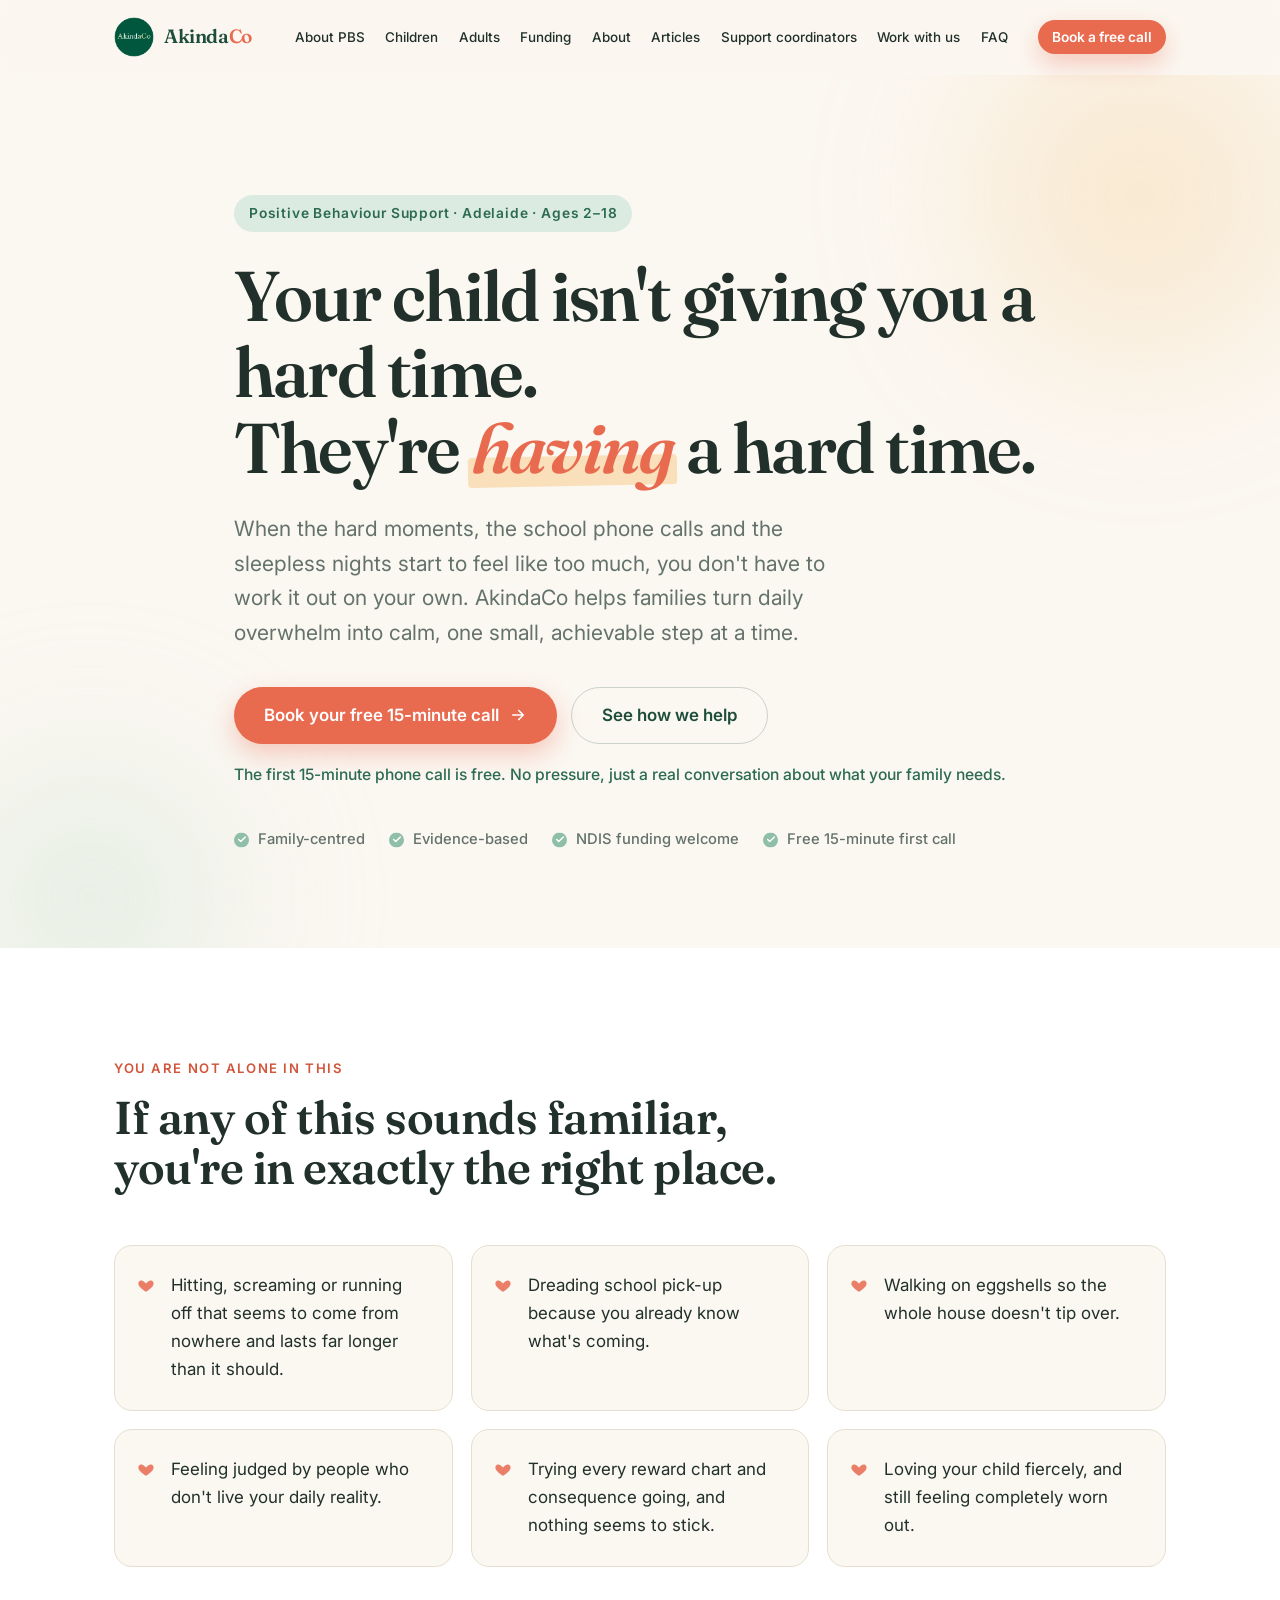
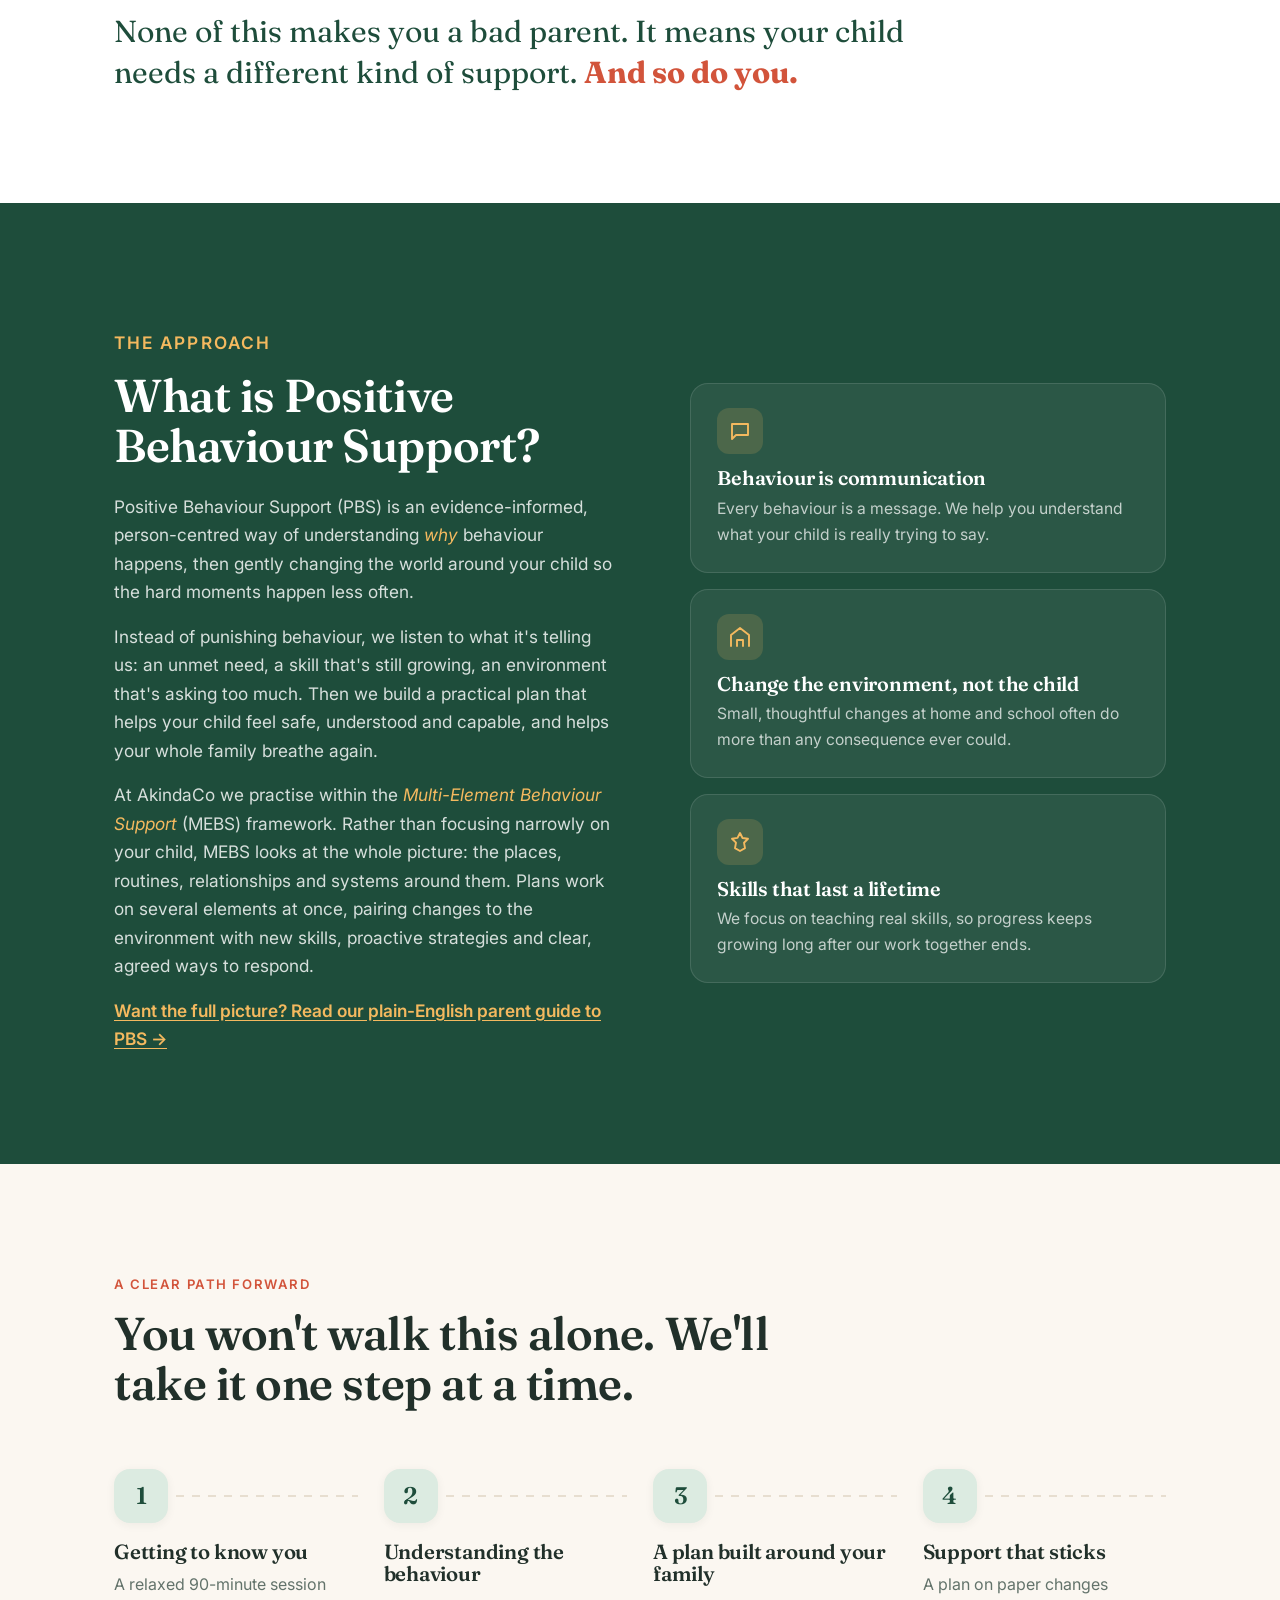
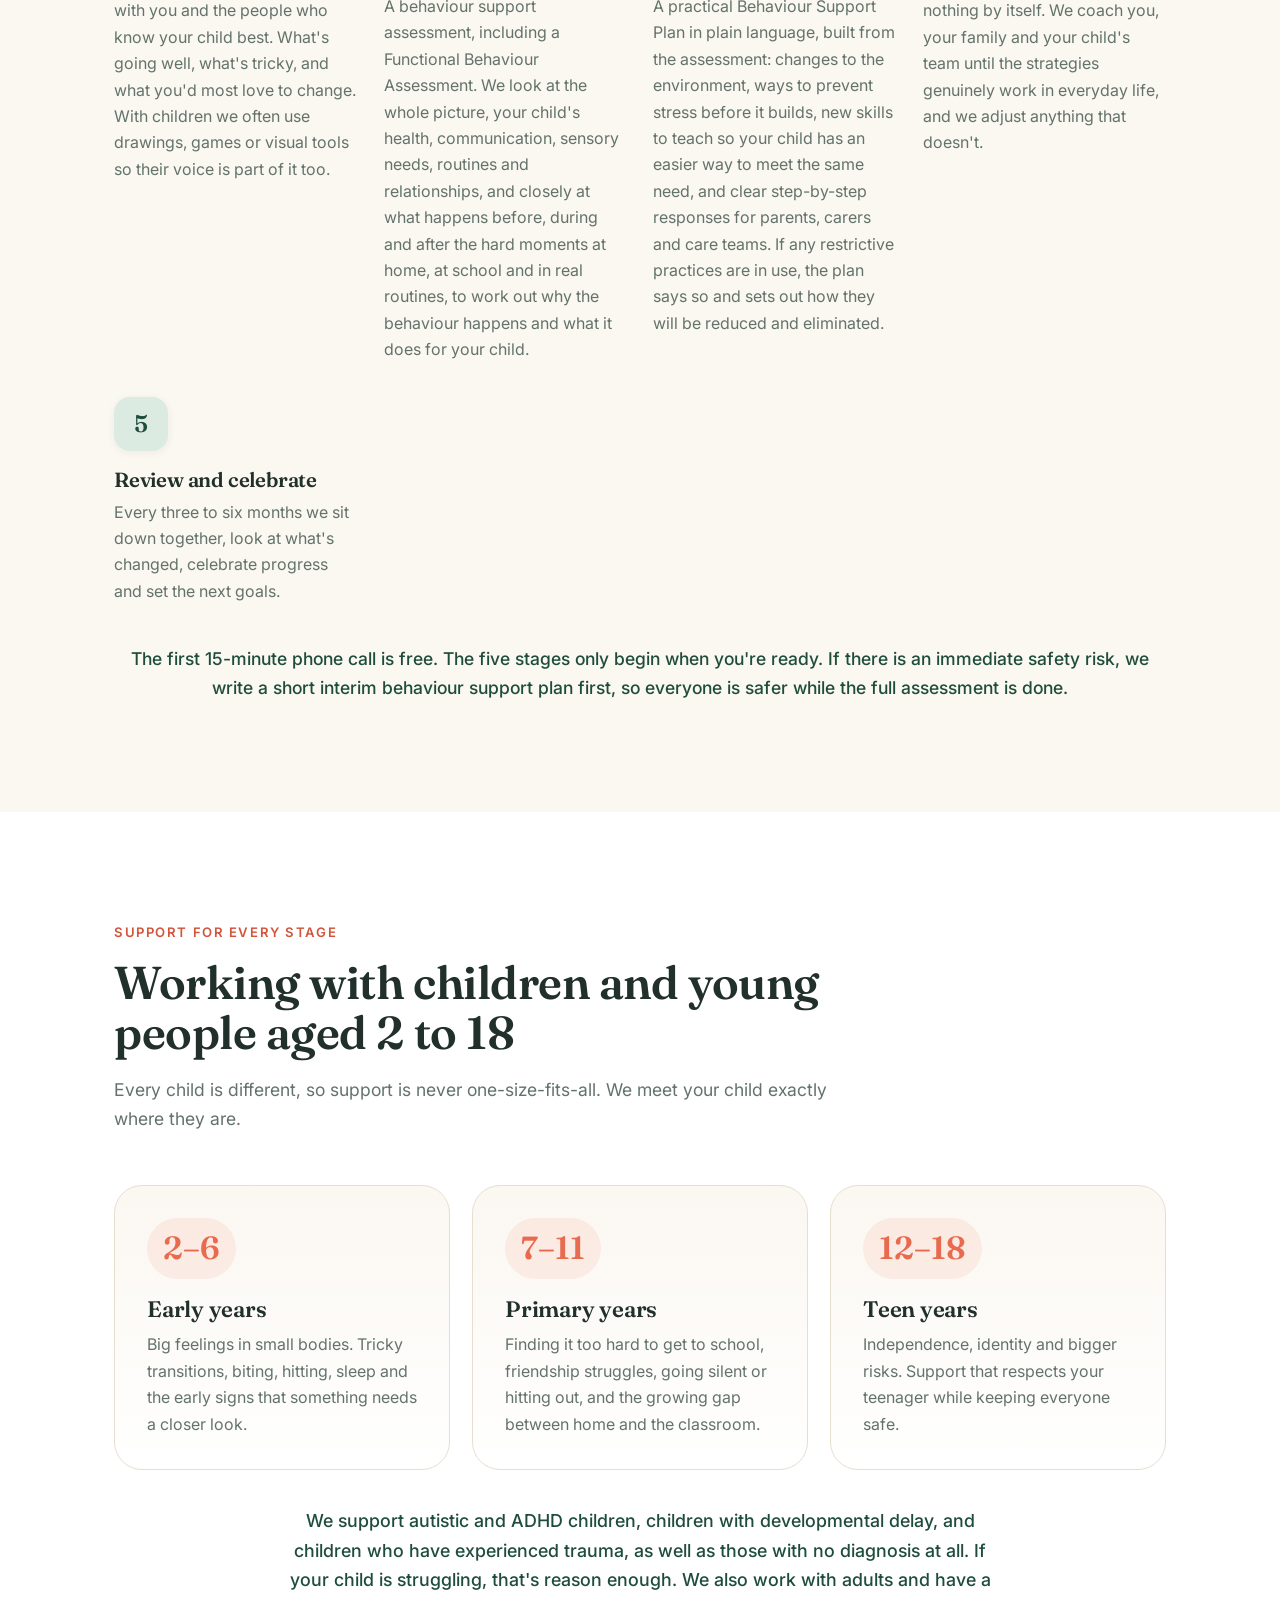
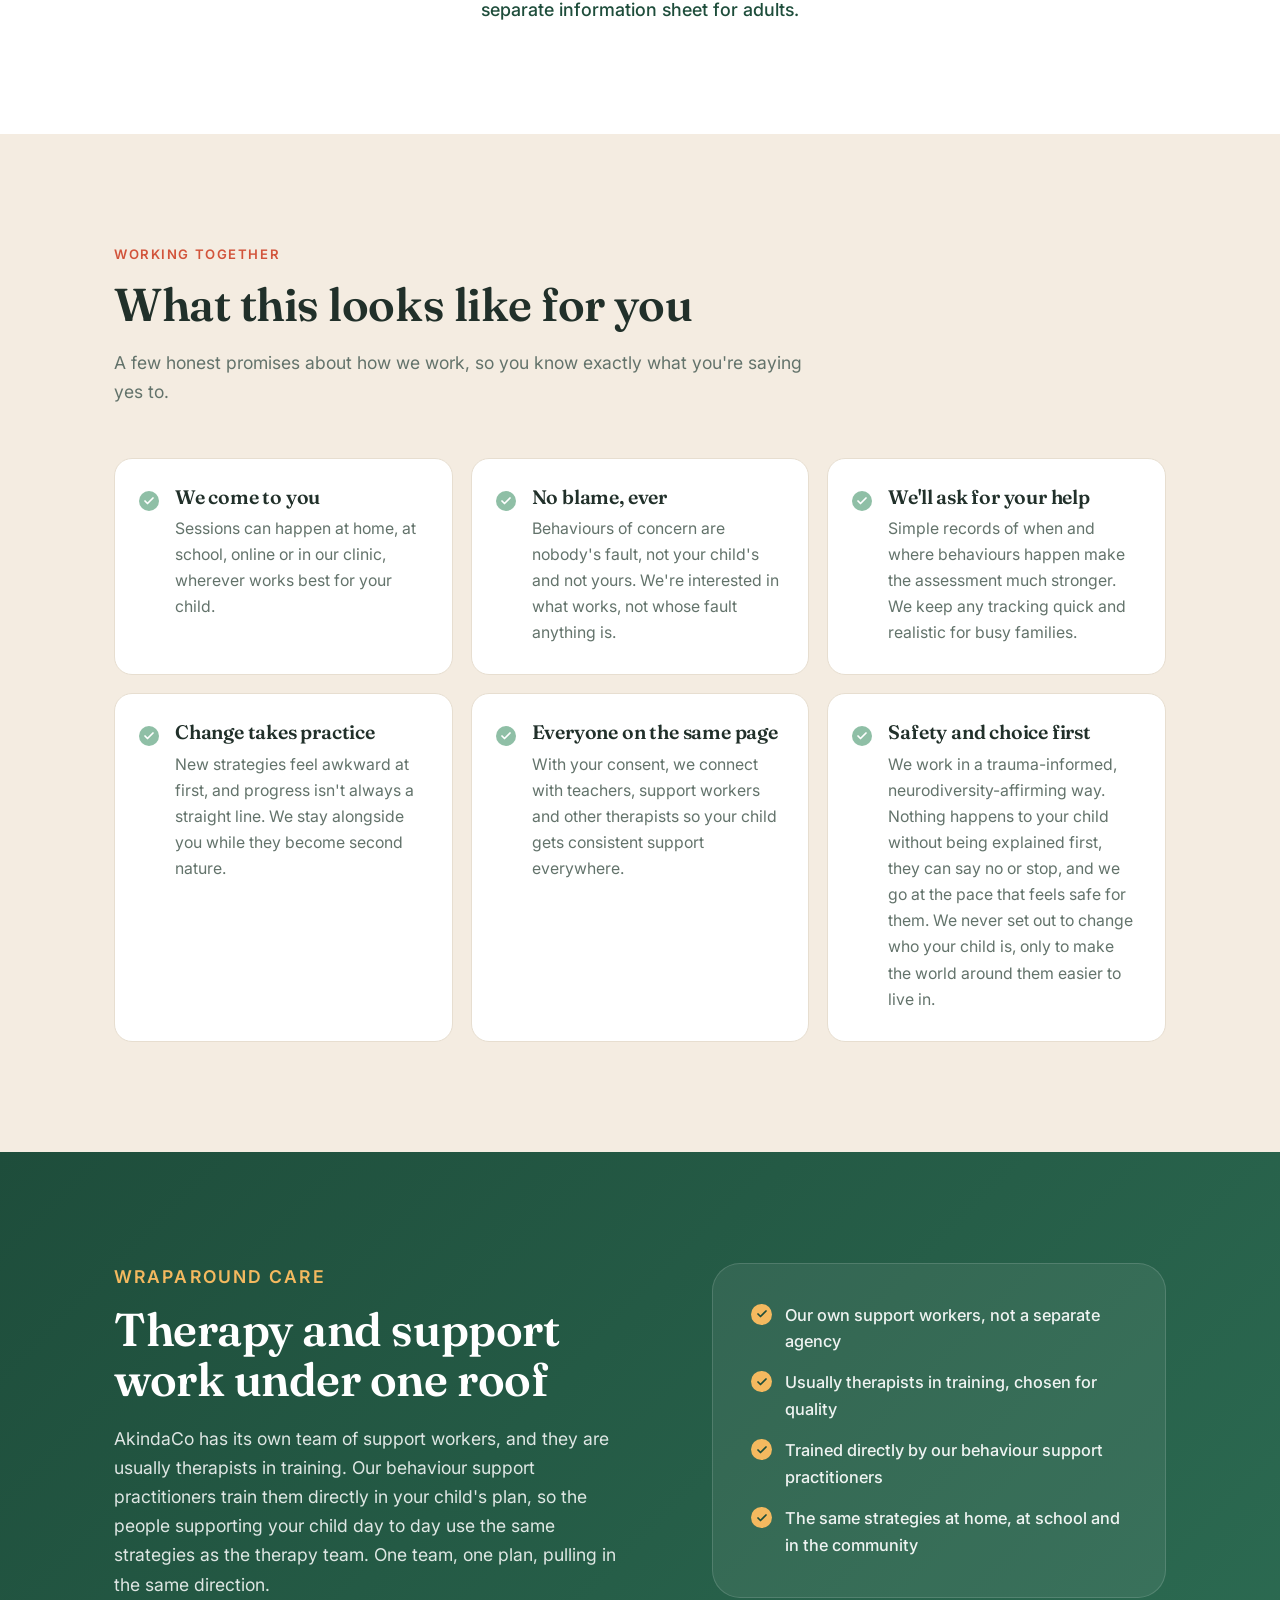
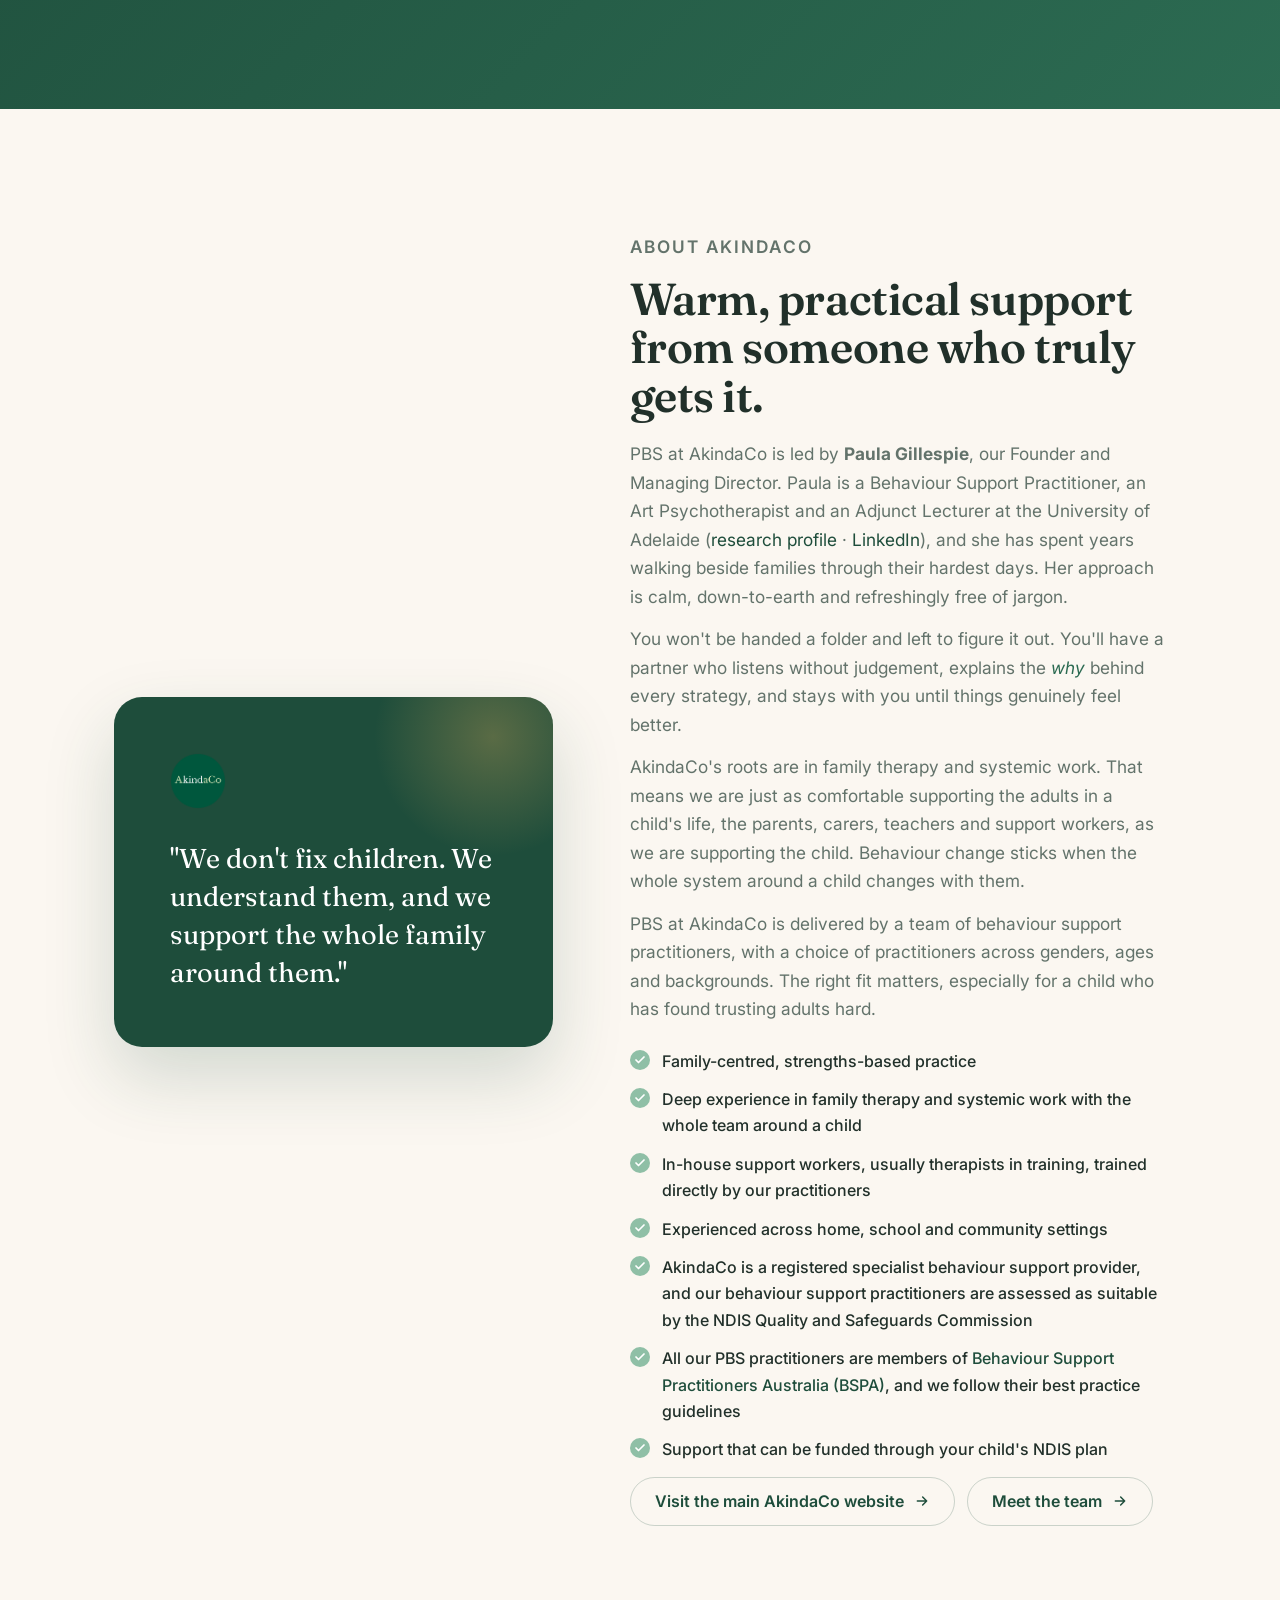
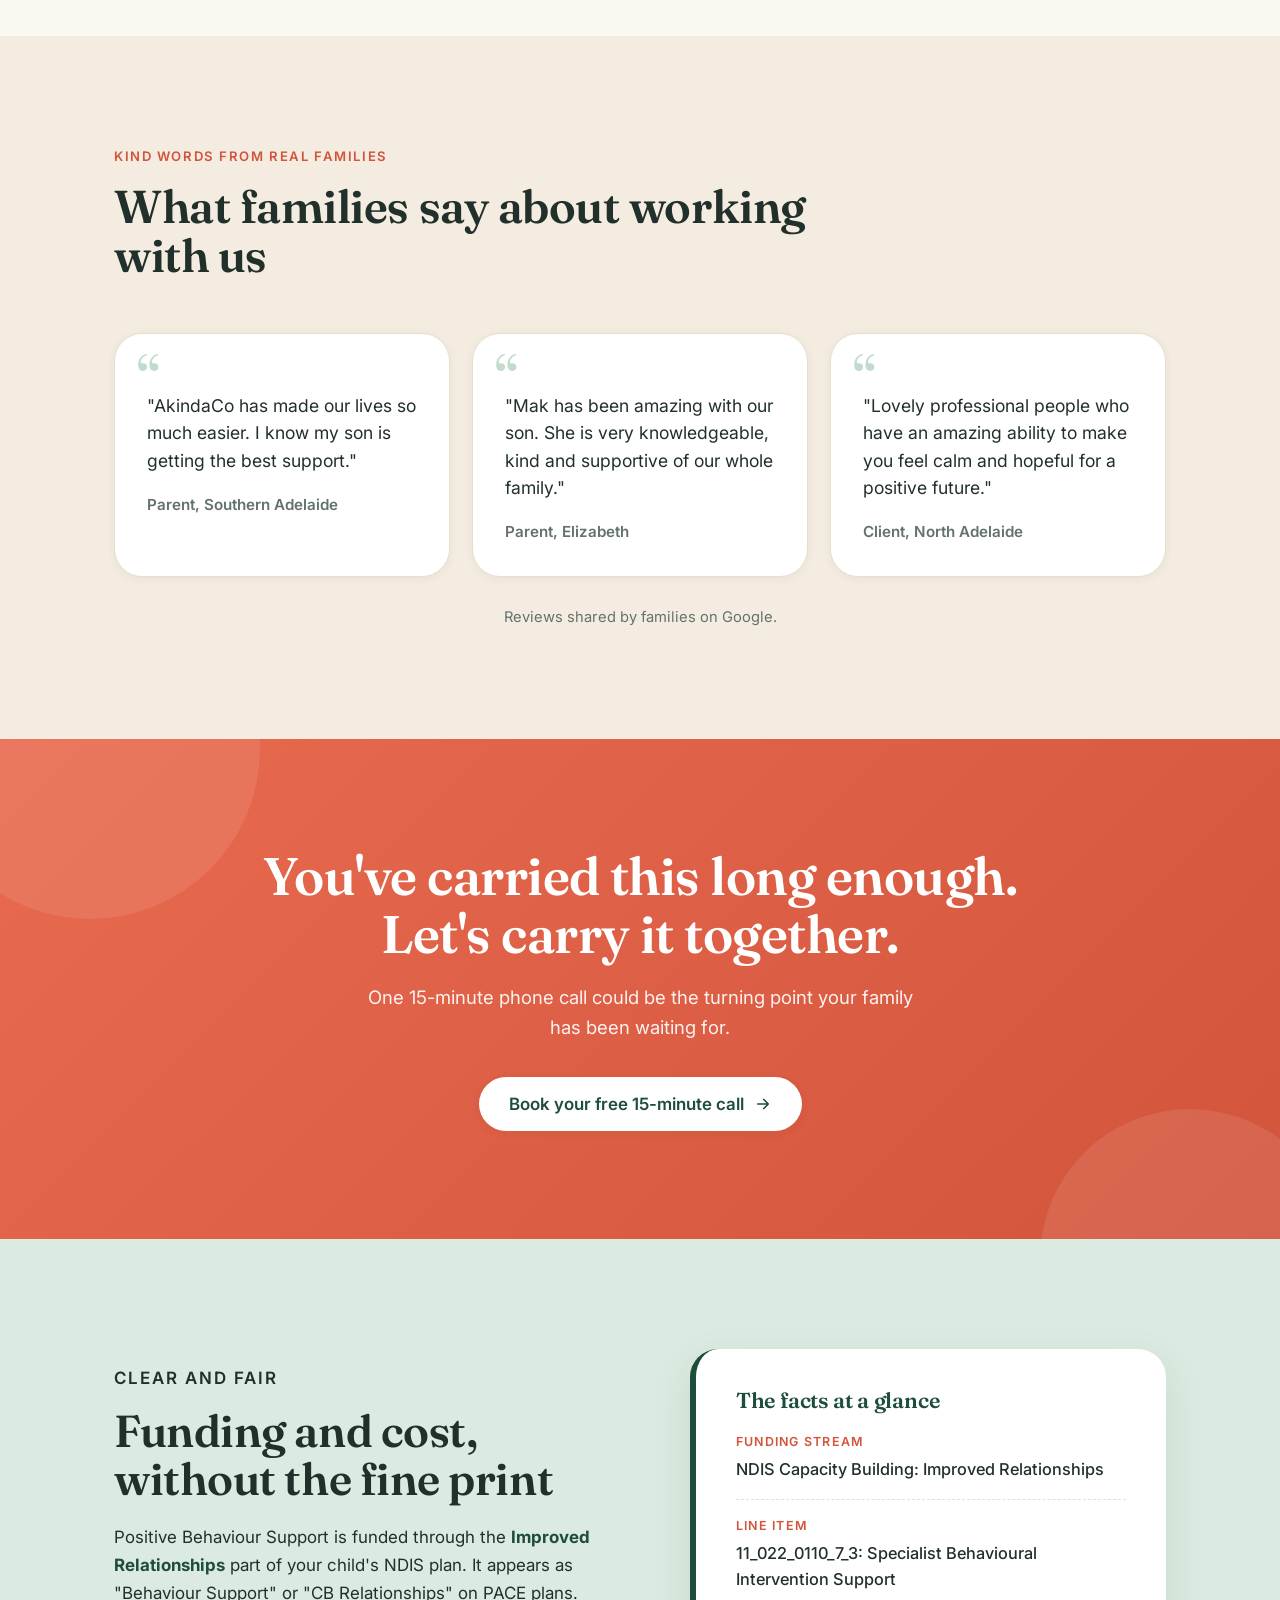
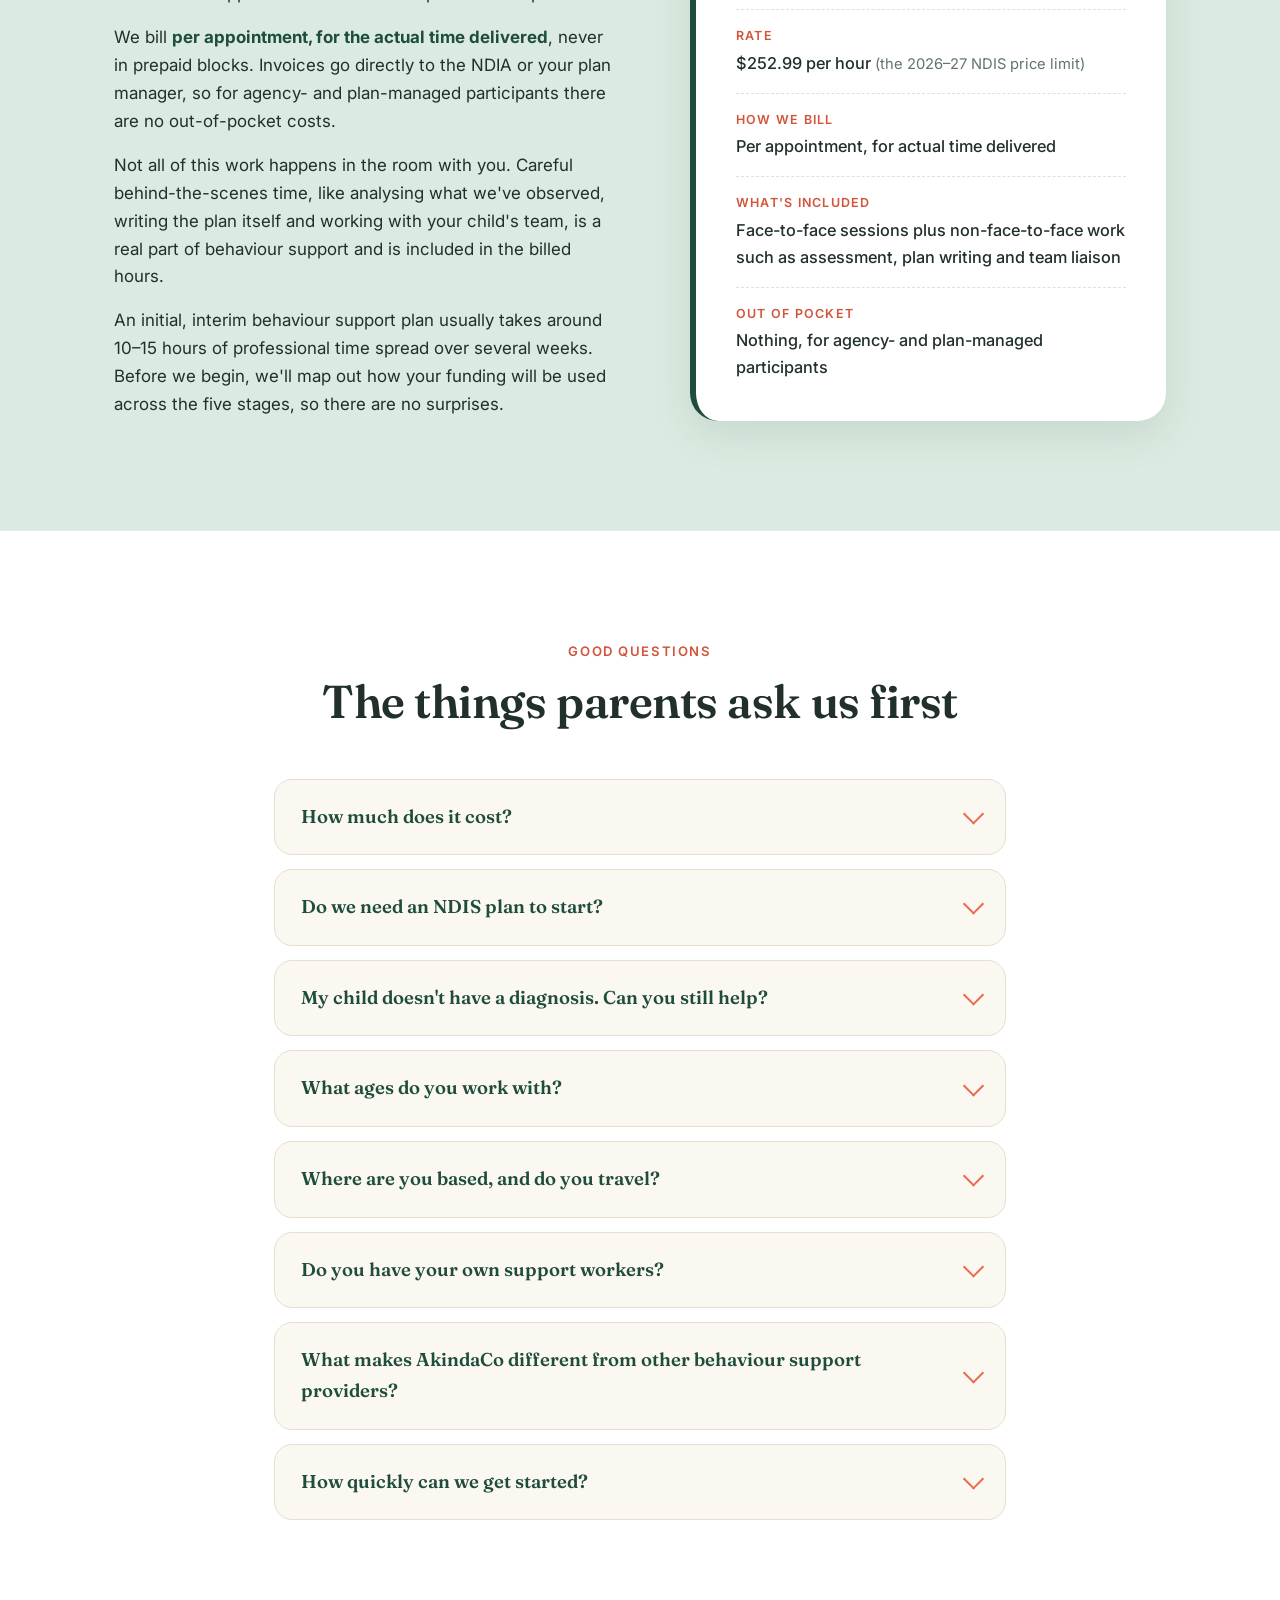
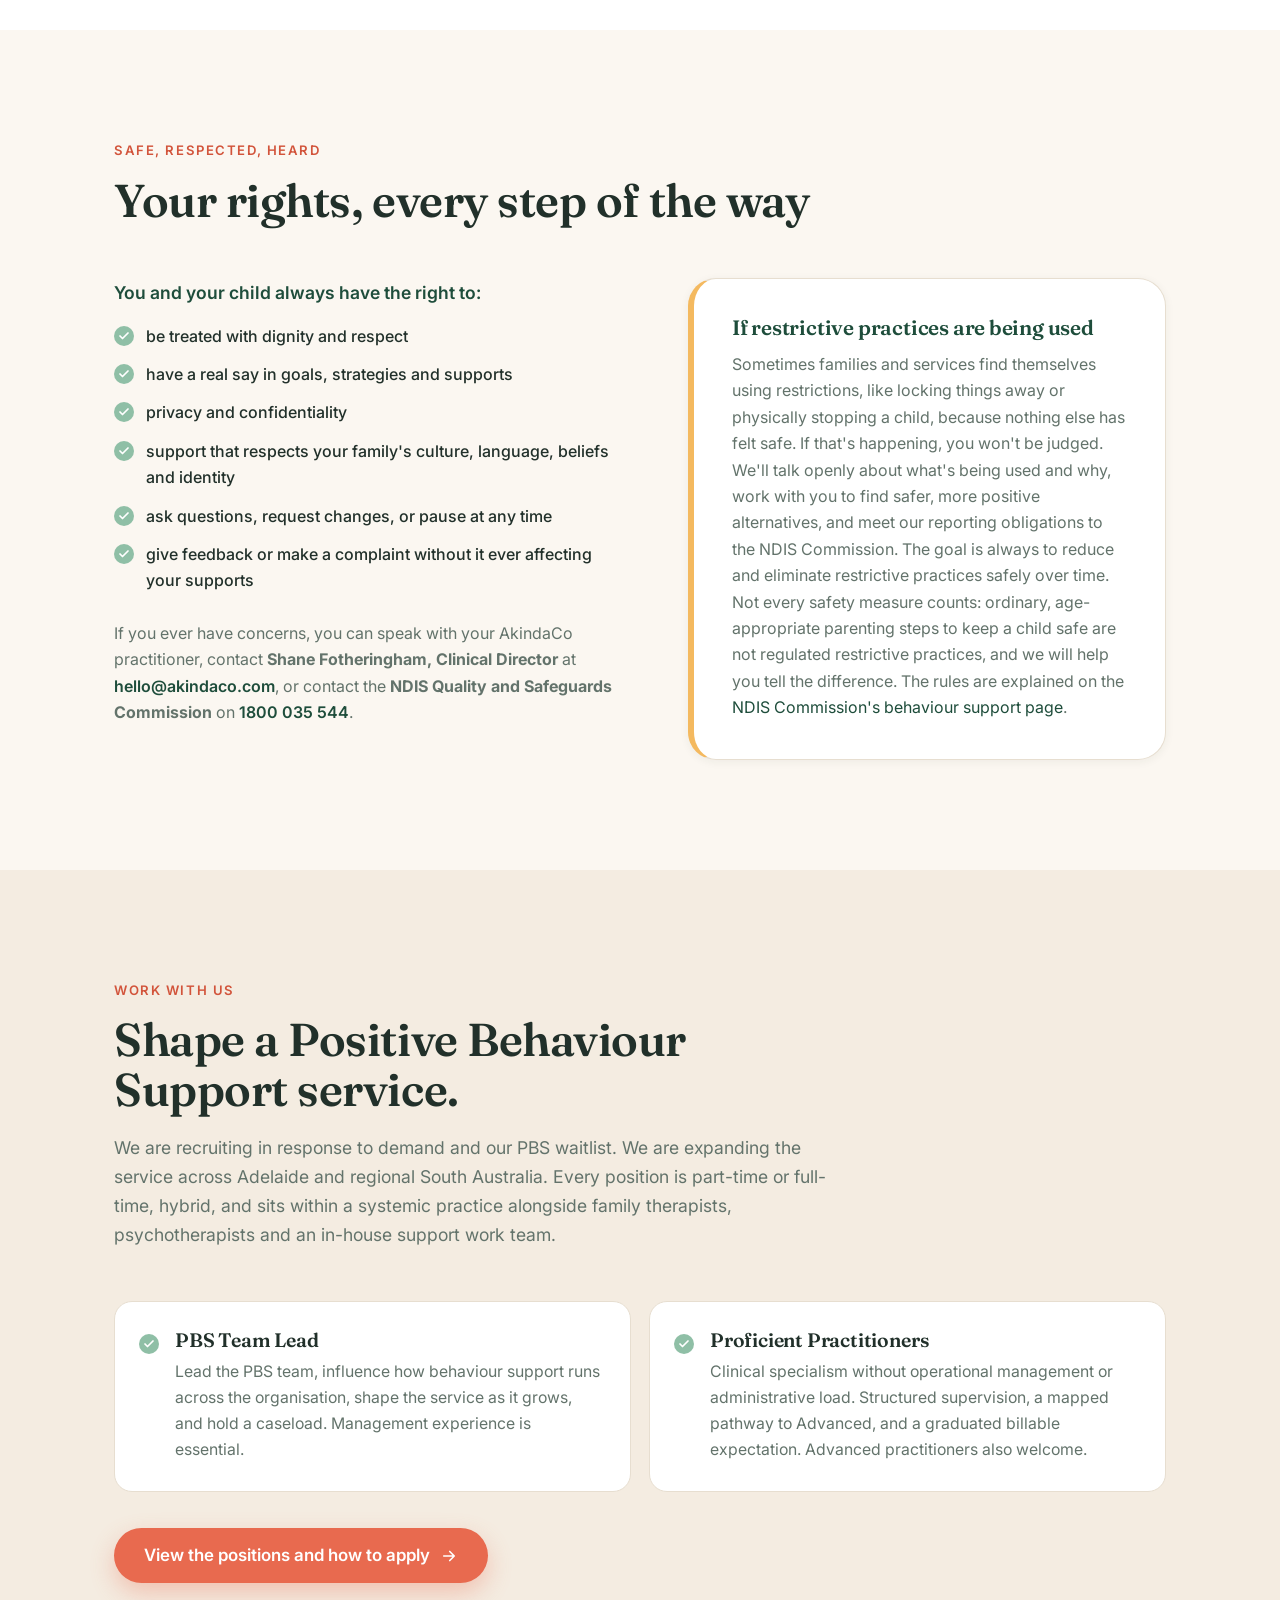
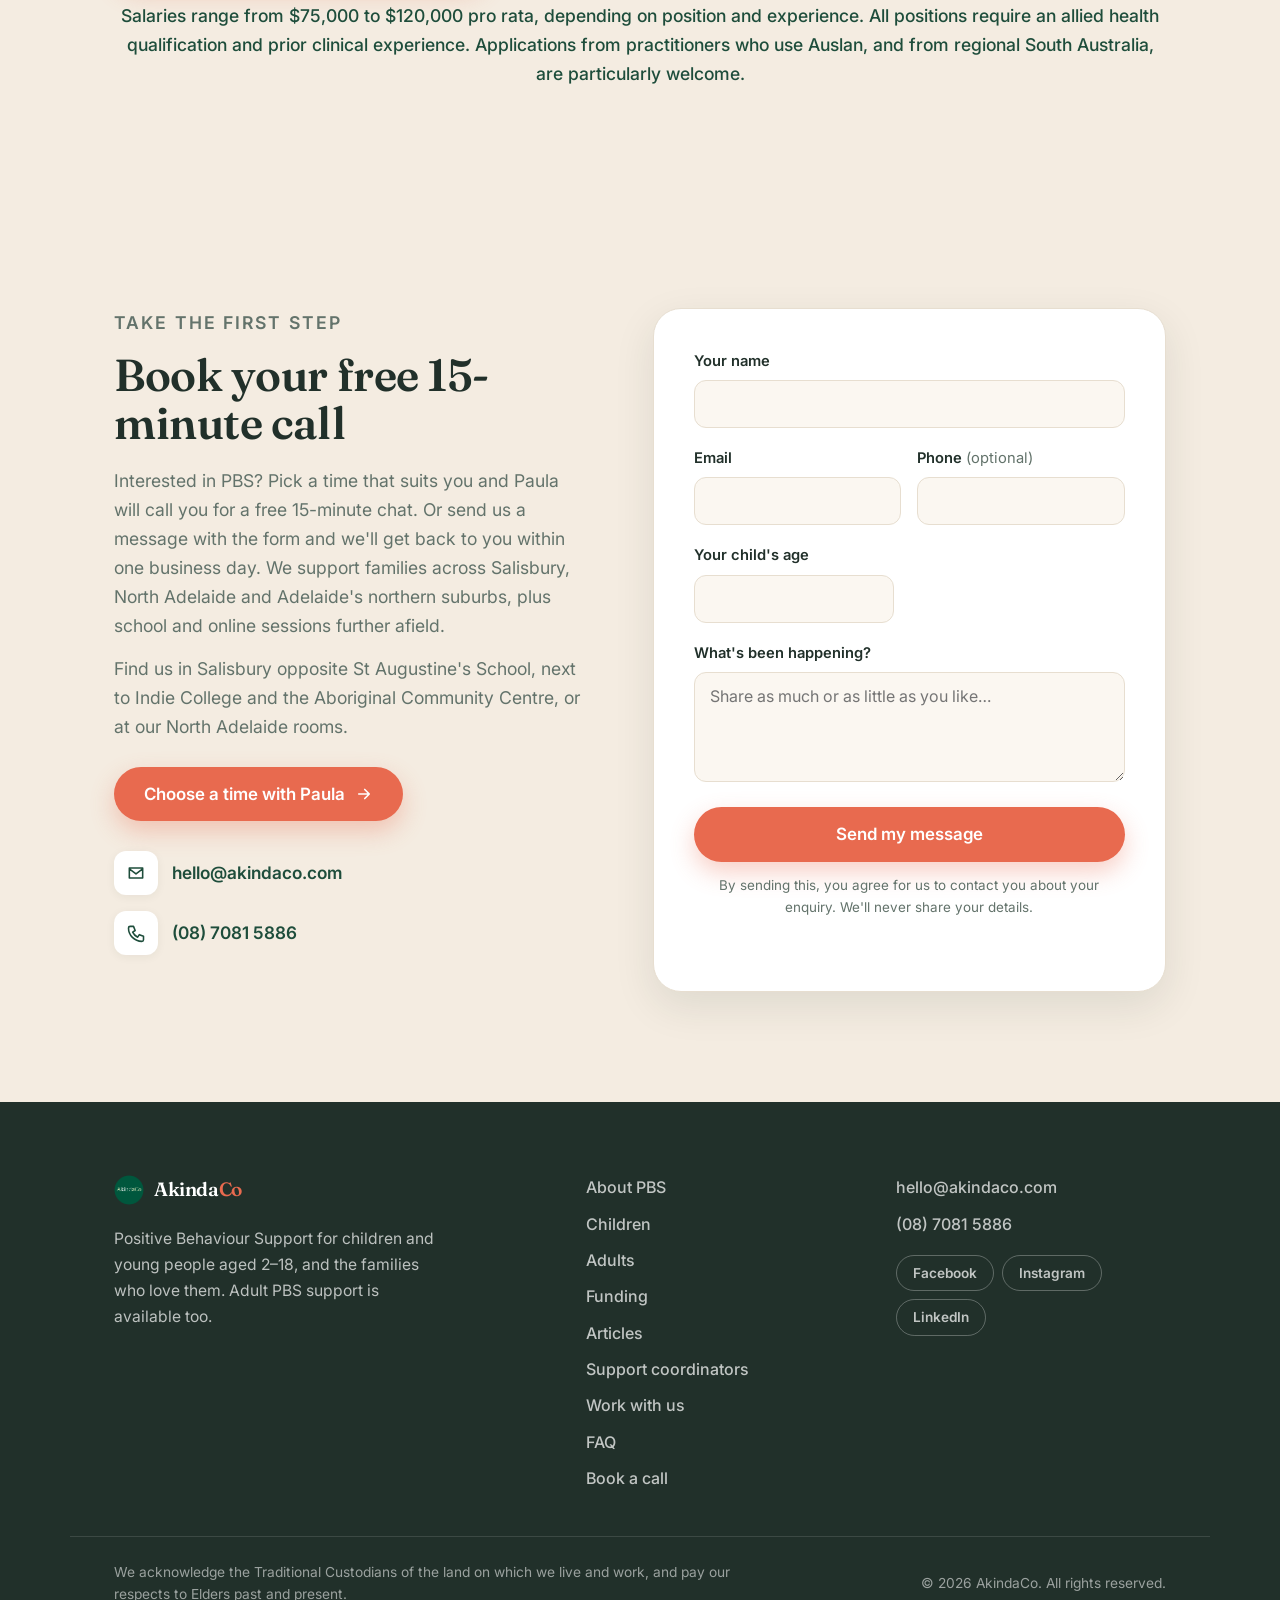
<file: index.html>
<!-- ============================================================
     AkindaCo — Positive Behaviour Support
     Single-page marketing site for parents of children and young people aged 2–18.

     >>> BEFORE YOU PUBLISH, personalise the bits marked [EDIT]:
         - Location / service area (search "[EDIT: location]")
         - Practitioner bio + credentials (search "[EDIT: bio]")
     ============================================================ -->
<!doctype html>
<html lang="en-AU">
<head>
  <meta charset="utf-8" />
  <meta name="viewport" content="width=device-width, initial-scale=1" />
  <title>Positive Behaviour Support Adelaide | AkindaCo | Children &amp; Young People 2–18</title>
  <meta name="description" content="Warm, practical Positive Behaviour Support for Adelaide families with children aged 2–18, based at Salisbury and North Adelaide. Turn overwhelm into calm. Book a free 15-minute call." />
  <meta name="theme-color" content="#1E4D3B" />

  <link rel="icon" href="favicon.svg" type="image/svg+xml" />

  <!-- Fonts -->
  <link rel="preconnect" href="https://fonts.googleapis.com" />
  <link rel="preconnect" href="https://fonts.gstatic.com" crossorigin />
  <link href="https://fonts.googleapis.com/css2?family=Fraunces:opsz,wght@9..144,400;9..144,500;9..144,600;9..144,700&family=Inter:wght@400;500;600;700&display=swap" rel="stylesheet" />

  <link rel="stylesheet" href="styles.css" />

  <!-- Canonical -->
  <link rel="canonical" href="https://pbs.akindaco.com/" />

  <!-- Social share preview -->
  <meta property="og:title" content="Positive Behaviour Support Adelaide | AkindaCo | Children &amp; young people 2–18" />
  <meta property="og:description" content="When every day feels like a battle, you don't have to figure it out alone. Book a free 15-minute call." />
  <meta property="og:type" content="website" />
  <meta property="og:url" content="https://pbs.akindaco.com/" />
  <meta property="og:site_name" content="AkindaCo" />
  <meta property="og:image" content="https://pbs.akindaco.com/logo.png" />
  <meta name="twitter:card" content="summary" />

  <!-- Structured data for search engines and AI assistants -->
  <script type="application/ld+json">
  {
    "@context": "https://schema.org",
    "@graph": [
      {
        "@type": "LocalBusiness",
        "@id": "https://pbs.akindaco.com/#business",
        "name": "AkindaCo",
        "description": "Positive Behaviour Support (PBS) for children and young people aged 2 to 18 and their families, and for adults. Our Salisbury clinic is opposite St Augustine's School, next to Indie College and the Aboriginal Community Centre, with rooms also at North Adelaide. NDIS-registered behaviour support delivered at home, at school, online and in clinic by a team of behaviour support therapists, with a choice of practitioners across genders, ages and backgrounds, in-house support workers trained directly by our practitioners, and deep family therapy and systemic experience supporting the whole team around each child.",
        "url": "https://pbs.akindaco.com/",
        "sameAs": [
          "https://www.akindaco.com/",
          "https://www.facebook.com/akindaco",
          "https://www.instagram.com/akindaco/",
          "https://www.linkedin.com/company/77436935/"
        ],
        "memberOf": { "@type": "Organization", "name": "Behaviour Support Practitioners Australia", "url": "https://bspaustralia.org.au/" },
        "logo": "https://pbs.akindaco.com/logo.png",
        "image": "https://pbs.akindaco.com/logo.png",
        "email": "hello@akindaco.com",
        "telephone": "+61 8 7081 5886",
        "priceRange": "$252.99 per hour (2026-27 NDIS price limit); first 15-minute phone call free",
        "address": [
          { "@type": "PostalAddress", "addressLocality": "Salisbury", "addressRegion": "SA", "addressCountry": "AU" },
          { "@type": "PostalAddress", "addressLocality": "North Adelaide", "addressRegion": "SA", "addressCountry": "AU" }
        ],
        "areaServed": ["Salisbury SA", "North Adelaide SA", "Adelaide SA"],
        "founder": {
          "@type": "Person",
          "name": "Paula Gillespie",
          "jobTitle": "Founder and Managing Director, Behaviour Support Practitioner, Art Psychotherapist, Adjunct Lecturer at the University of Adelaide",
          "sameAs": [
            "https://www.researchgate.net/profile/Paula-Gillespie-Fotheringham",
            "https://www.linkedin.com/in/paula-gillespie-fotheringham-fglf-a76b1626/"
          ]
        }
      },
      {
        "@type": "Service",
        "@id": "https://pbs.akindaco.com/#service",
        "name": "Positive Behaviour Support (PBS)",
        "serviceType": "Positive Behaviour Support",
        "provider": { "@id": "https://pbs.akindaco.com/#business" },
        "description": "NDIS-funded Positive Behaviour Support using the Multi-Element Behaviour Support (MEBS) framework: functional behaviour assessment, behaviour support plans, implementation coaching and reviews for children and young people aged 2 to 18, with adult PBS also available.",
        "audience": { "@type": "Audience", "audienceType": "Families of children and young people aged 2 to 18; adults" },
        "areaServed": ["Salisbury SA", "North Adelaide SA", "Adelaide SA"],
        "offers": {
          "@type": "Offer",
          "price": "252.99",
          "priceCurrency": "AUD",
          "description": "Per hour, the 2026-27 NDIS price limit for Specialist Behavioural Intervention Support (line item 11_022_0110_7_3). Billed per appointment for actual time delivered, including non-face-to-face work. First 15-minute phone call free."
        }
      },
      {
        "@type": "FAQPage",
        "@id": "https://pbs.akindaco.com/#faq",
        "mainEntity": [
          {
            "@type": "Question",
            "name": "How much does Positive Behaviour Support cost?",
            "acceptedAnswer": { "@type": "Answer", "text": "The first 15-minute phone call is free, and we charge for everything from that point onwards. Support is usually funded through the Improved Relationships part of your child's NDIS plan at the set NDIS rate of $252.99 per hour for 2026-27. We bill per appointment for the actual time delivered, including non-face-to-face work like assessment, plan writing and team liaison. Invoices go straight to the NDIA or your plan manager, so there are usually no out-of-pocket costs." }
          },
          {
            "@type": "Question",
            "name": "Do we need an NDIS plan to start?",
            "acceptedAnswer": { "@type": "Answer", "text": "Most of our Positive Behaviour Support participants are funded through the NDIS, and we can help you understand how that works for your child. We are open to privately funded clients too." }
          },
          {
            "@type": "Question",
            "name": "My child doesn't have a diagnosis. Can you still help?",
            "acceptedAnswer": { "@type": "Answer", "text": "Absolutely. You don't need a diagnosis to reach out. If your child is struggling and your family is feeling the strain, that's reason enough to start a conversation." }
          },
          {
            "@type": "Question",
            "name": "What ages do you work with?",
            "acceptedAnswer": { "@type": "Answer", "text": "We support children and young people aged 2 to 18, and we work closely with parents, carers, schools and the whole team around your child. We also work with adult PBS clients and have a separate information sheet for adults." }
          },
          {
            "@type": "Question",
            "name": "Where are you based, and do you travel?",
            "acceptedAnswer": { "@type": "Answer", "text": "Our clinic is in Salisbury, South Australia, opposite St Augustine's School, next to Indie College and the Aboriginal Community Centre, and we also have rooms at North Adelaide. We work with families across Adelaide's northern suburbs in-home, at school and online." }
          },
          {
            "@type": "Question",
            "name": "Do you have your own support workers?",
            "acceptedAnswer": { "@type": "Answer", "text": "Yes. AkindaCo has its own team of support workers, and they are usually therapists in training. Our behaviour support practitioners can train them directly in your child's plan, which means more consistent, wraparound care." }
          },
          {
            "@type": "Question",
            "name": "What makes AkindaCo different from other behaviour support providers?",
            "acceptedAnswer": { "@type": "Answer", "text": "Two things. First, our roots are in family therapy and systemic work, so we are very comfortable supporting the whole family and the team of adults around a child, not just the child alone. Second, we have our own team of support workers, usually therapists in training, and our behaviour support practitioners train them directly, so therapy and day-to-day support pull in the same direction." }
          },
          {
            "@type": "Question",
            "name": "How quickly can we get started?",
            "acceptedAnswer": { "@type": "Answer", "text": "We'll always do our best to fit you in quickly. Reach out today and we'll let you know current availability for your free 15-minute call." }
          }
        ]
      }
    ]
  }
  </script>
</head>
<body>
  <a class="skip-link" href="#main">Skip to content</a>

  <!-- ============ HEADER ============ -->
  <header class="site-header" id="top">
    <div class="wrap header-inner">
      <a class="brand" href="#top" aria-label="AkindaCo home">
        <img class="brand-mark" src="logo.png" alt="" width="40" height="40" />
        <span class="brand-name">Akinda<span class="brand-co">Co</span></span>
      </a>

      <nav class="nav" aria-label="Primary">
        <a href="#pbs">About PBS</a>
        <a href="/">Children</a>
        <a href="/adult-behaviour-support/">Adults</a>
        <a href="#funding">Funding</a>
        <a href="#about">About</a>
        <a href="/articles/">Articles</a>
        <a href="/for-support-coordinators/">Support coordinators</a>
        <a href="/careers/">Work with us</a>
        <a href="#faq">FAQ</a>
      </nav>

      <a class="btn btn-primary btn-sm nav-cta" href="https://calendly.com/akindaco/positive_behaviour_support" target="_blank" rel="noopener">Book a free call</a>

      <button class="nav-toggle" aria-label="Open menu" aria-expanded="false" aria-controls="mobile-nav">
        <span></span><span></span><span></span>
      </button>
    </div>

    <div class="mobile-nav" id="mobile-nav" hidden>
      <a href="#pbs">About PBS</a>
      <a href="/">Children</a>
      <a href="/adult-behaviour-support/">Adults</a>
      <a href="#funding">Funding</a>
      <a href="#about">About</a>
      <a href="/articles/">Articles</a>
      <a href="/for-support-coordinators/">Support coordinators</a>
        <a href="/careers/">Work with us</a>
      <a href="#faq">FAQ</a>
      <a class="btn btn-primary" href="https://calendly.com/akindaco/positive_behaviour_support" target="_blank" rel="noopener">Book a free call</a>
    </div>
  </header>

  <main id="main">

    <!-- ============ HERO ============ -->
    <section class="hero">
      <div class="hero-blob hero-blob-1" aria-hidden="true"></div>
      <div class="hero-blob hero-blob-2" aria-hidden="true"></div>

      <div class="wrap hero-inner">
        <p class="eyebrow reveal">Positive Behaviour Support · Adelaide · Ages 2–18</p>
        <h1 class="hero-title reveal">
          Your child isn't giving you a hard time.<br />
          They're <span class="hl">having</span> a hard time.
        </h1>
        <p class="hero-lede reveal">
          When the hard moments, the school phone calls and the sleepless nights start to feel
          like too much, you don't have to work it out on your own. AkindaCo helps families
          turn daily overwhelm into calm, one small, achievable step at a time.
        </p>

        <div class="hero-actions reveal">
          <a class="btn btn-primary btn-lg" href="https://calendly.com/akindaco/positive_behaviour_support" target="_blank" rel="noopener">
            Book your free 15-minute call
            <svg viewBox="0 0 24 24" width="18" height="18" aria-hidden="true"><path fill="none" stroke="currentColor" stroke-width="2.2" stroke-linecap="round" stroke-linejoin="round" d="M5 12h14M13 6l6 6-6 6"/></svg>
          </a>
          <a class="btn btn-ghost btn-lg" href="#help">See how we help</a>
        </div>

        <p class="hero-reassure reveal">The first 15-minute phone call is free. No pressure, just a real conversation about what your family needs.</p>

        <ul class="trust-row reveal" aria-label="Why families choose us">
          <li>Family-centred</li>
          <li>Evidence-based</li>
          <li>NDIS funding welcome</li>
          <li>Free 15-minute first call</li>
        </ul>
      </div>
    </section>

    <!-- ============ EMPATHY ============ -->
    <section class="section empathy" id="empathy">
      <div class="wrap">
        <div class="section-head reveal">
          <p class="kicker">You are not alone in this</p>
          <h2>If any of this sounds familiar, you're in exactly the right place.</h2>
        </div>

        <ul class="pain-grid">
          <li class="pain-card reveal">Hitting, screaming or running off that seems to come from nowhere and lasts far longer than it should.</li>
          <li class="pain-card reveal">Dreading school pick-up because you already know what's coming.</li>
          <li class="pain-card reveal">Walking on eggshells so the whole house doesn't tip over.</li>
          <li class="pain-card reveal">Feeling judged by people who don't live your daily reality.</li>
          <li class="pain-card reveal">Trying every reward chart and consequence going, and nothing seems to stick.</li>
          <li class="pain-card reveal">Loving your child fiercely, and still feeling completely worn out.</li>
        </ul>

        <p class="empathy-close reveal">
          None of this makes you a bad parent. It means your child needs a different kind of
          support. <strong>And so do you.</strong>
        </p>
      </div>
    </section>

    <!-- ============ WHAT IS PBS ============ -->
    <section class="section pbs" id="pbs">
      <div class="wrap pbs-inner">
        <div class="pbs-copy reveal">
          <p class="kicker">The approach</p>
          <h2>What is Positive Behaviour Support?</h2>
          <p>
            Positive Behaviour Support (PBS) is an evidence-informed, person-centred way of understanding
            <em>why</em> behaviour happens, then gently changing the world around your child so
            the hard moments happen less often.
          </p>
          <p>
            Instead of punishing behaviour, we listen to what it's telling us: an unmet need, a
            skill that's still growing, an environment that's asking too much. Then we build a
            practical plan that helps your child feel safe, understood and capable, and helps
            your whole family breathe again.
          </p>
          <p>
            At AkindaCo we practise within the <em>Multi-Element Behaviour Support</em> (MEBS)
            framework. Rather than focusing narrowly on your child, MEBS looks at the whole
            picture: the places, routines, relationships and systems around them. Plans work on
            several elements at once, pairing changes to the environment with new skills,
            proactive strategies and clear, agreed ways to respond.
          </p>
          <p class="pbs-article-link">
            <a href="/articles/what-is-positive-behaviour-support.html">Want the full picture? Read our plain-English parent guide to PBS →</a>
          </p>
        </div>

        <ul class="principles">
          <li class="principle reveal">
            <span class="principle-icon" aria-hidden="true">
              <svg viewBox="0 0 24 24" width="24" height="24"><path fill="none" stroke="currentColor" stroke-width="1.9" stroke-linecap="round" stroke-linejoin="round" d="M4 5h16v11H8l-4 4z"/></svg>
            </span>
            <h3>Behaviour is communication</h3>
            <p>Every behaviour is a message. We help you understand what your child is really trying to say.</p>
          </li>
          <li class="principle reveal">
            <span class="principle-icon" aria-hidden="true">
              <svg viewBox="0 0 24 24" width="24" height="24"><path fill="none" stroke="currentColor" stroke-width="1.9" stroke-linecap="round" stroke-linejoin="round" d="M3 21V10l9-7 9 7v11M9 21v-6h6v6"/></svg>
            </span>
            <h3>Change the environment, not the child</h3>
            <p>Small, thoughtful changes at home and school often do more than any consequence ever could.</p>
          </li>
          <li class="principle reveal">
            <span class="principle-icon" aria-hidden="true">
              <svg viewBox="0 0 24 24" width="24" height="24"><path fill="none" stroke="currentColor" stroke-width="1.9" stroke-linecap="round" stroke-linejoin="round" d="M12 3l2.5 5 5.5.8-4 3.9 1 5.5L12 21l-5-2.9 1-5.5-4-3.9 5.5-.8z"/></svg>
            </span>
            <h3>Skills that last a lifetime</h3>
            <p>We focus on teaching real skills, so progress keeps growing long after our work together ends.</p>
          </li>
        </ul>
      </div>
    </section>

    <!-- ============ HOW WE HELP (STEPS) ============ -->
    <section class="section help" id="help">
      <div class="wrap">
        <div class="section-head reveal">
          <p class="kicker">A clear path forward</p>
          <h2>You won't walk this alone. We'll take it one step at a time.</h2>
        </div>

        <ol class="steps steps-5">
          <li class="step reveal">
            <span class="step-num">1</span>
            <div>
              <h3>Getting to know you</h3>
              <p>A relaxed 90-minute session with you and the people who know your child best. What's going well, what's tricky, and what you'd most love to change. With children we often use drawings, games or visual tools so their voice is part of it too.</p>
            </div>
          </li>
          <li class="step reveal">
            <span class="step-num">2</span>
            <div>
              <h3>Understanding the behaviour</h3>
              <p>A behaviour support assessment, including a Functional Behaviour Assessment. We look at the whole picture, your child's health, communication, sensory needs, routines and relationships, and closely at what happens before, during and after the hard moments at home, at school and in real routines, to work out why the behaviour happens and what it does for your child.</p>
            </div>
          </li>
          <li class="step reveal">
            <span class="step-num">3</span>
            <div>
              <h3>A plan built around your family</h3>
              <p>A practical Behaviour Support Plan in plain language, built from the assessment: changes to the environment, ways to prevent stress before it builds, new skills to teach so your child has an easier way to meet the same need, and clear step-by-step responses for parents, carers and care teams. If any restrictive practices are in use, the plan says so and sets out how they will be reduced and eliminated.</p>
            </div>
          </li>
          <li class="step reveal">
            <span class="step-num">4</span>
            <div>
              <h3>Support that sticks</h3>
              <p>A plan on paper changes nothing by itself. We coach you, your family and your child's team until the strategies genuinely work in everyday life, and we adjust anything that doesn't.</p>
            </div>
          </li>
          <li class="step reveal">
            <span class="step-num">5</span>
            <div>
              <h3>Review and celebrate</h3>
              <p>Every three to six months we sit down together, look at what's changed, celebrate progress and set the next goals.</p>
            </div>
          </li>
        </ol>

        <p class="steps-note reveal">The first 15-minute phone call is free. The five stages only begin when you're ready. If there is an immediate safety risk, we write a short interim behaviour support plan first, so everyone is safer while the full assessment is done.</p>
      </div>
    </section>

    <!-- ============ WHO IT'S FOR ============ -->
    <section class="section who" id="who">
      <div class="wrap">
        <div class="section-head reveal">
          <p class="kicker">Support for every stage</p>
          <h2>Working with children and young people aged 2 to 18</h2>
          <p class="section-sub">Every child is different, so support is never one-size-fits-all. We meet your child exactly where they are.</p>
        </div>

        <div class="who-grid">
          <article class="who-card reveal">
            <span class="who-age">2–6</span>
            <h3>Early years</h3>
            <p>Big feelings in small bodies. Tricky transitions, biting, hitting, sleep and the early signs that something needs a closer look.</p>
          </article>
          <article class="who-card reveal">
            <span class="who-age">7–11</span>
            <h3>Primary years</h3>
            <p>Finding it too hard to get to school, friendship struggles, going silent or hitting out, and the growing gap between home and the classroom.</p>
          </article>
          <article class="who-card reveal">
            <span class="who-age">12–18</span>
            <h3>Teen years</h3>
            <p>Independence, identity and bigger risks. Support that respects your teenager while keeping everyone safe.</p>
          </article>
        </div>

        <p class="who-note reveal">
          We support autistic and ADHD children, children with developmental delay, and children
          who have experienced trauma, as well as those with no diagnosis at all. If your child
          is struggling, that's reason enough. We also work with adults and have a
          separate information sheet for adults.
        </p>
      </div>
    </section>

    <!-- ============ WHAT THIS LOOKS LIKE FOR YOU ============ -->
    <section class="section expect" id="expect">
      <div class="wrap">
        <div class="section-head reveal">
          <p class="kicker">Working together</p>
          <h2>What this looks like for you</h2>
          <p class="section-sub">A few honest promises about how we work, so you know exactly what you're saying yes to.</p>
        </div>

        <ul class="expect-grid">
          <li class="expect-card reveal">
            <h3>We come to you</h3>
            <p>Sessions can happen at home, at school, online or in our clinic, wherever works best for your child.</p>
          </li>
          <li class="expect-card reveal">
            <h3>No blame, ever</h3>
            <p>Behaviours of concern are nobody's fault, not your child's and not yours. We're interested in what works, not whose fault anything is.</p>
          </li>
          <li class="expect-card reveal">
            <h3>We'll ask for your help</h3>
            <p>Simple records of when and where behaviours happen make the assessment much stronger. We keep any tracking quick and realistic for busy families.</p>
          </li>
          <li class="expect-card reveal">
            <h3>Change takes practice</h3>
            <p>New strategies feel awkward at first, and progress isn't always a straight line. We stay alongside you while they become second nature.</p>
          </li>
          <li class="expect-card reveal">
            <h3>Everyone on the same page</h3>
            <p>With your consent, we connect with teachers, support workers and other therapists so your child gets consistent support everywhere.</p>
          </li>
          <li class="expect-card reveal">
            <h3>Safety and choice first</h3>
            <p>We work in a trauma-informed, neurodiversity-affirming way. Nothing happens to your child without being explained first, they can say no or stop, and we go at the pace that feels safe for them. We never set out to change who your child is, only to make the world around them easier to live in.</p>
          </li>
        </ul>
      </div>
    </section>

    <!-- ============ WRAPAROUND CARE ============ -->
    <section class="section wraparound" id="wraparound">
      <div class="wrap wraparound-inner">
        <div class="wraparound-copy reveal">
          <p class="kicker">Wraparound care</p>
          <h2>Therapy and support work under one roof</h2>
          <p>
            AkindaCo has its own team of support workers, and they are usually therapists in
            training. Our behaviour support practitioners train them directly in your child's
            plan, so the people supporting your child day to day use the same strategies as the
            therapy team. One team, one plan, pulling in the same direction.
          </p>
        </div>
        <ul class="wraparound-list reveal">
          <li>Our own support workers, not a separate agency</li>
          <li>Usually therapists in training, chosen for quality</li>
          <li>Trained directly by our behaviour support practitioners</li>
          <li>The same strategies at home, at school and in the community</li>
        </ul>
      </div>
    </section>

    <!-- ============ ABOUT ============ -->
    <section class="section about" id="about">
      <div class="wrap about-inner">
        <div class="about-media reveal" aria-hidden="true">
          <div class="about-card">
            <img class="brand-mark" src="logo.png" alt="" width="56" height="56" />
            <p class="about-quote">"We don't fix children. We understand them, and we support the whole family around them."</p>
          </div>
        </div>

        <div class="about-copy reveal">
          <p class="kicker">About AkindaCo</p>
          <h2>Warm, practical support from someone who truly gets it.</h2>
          <p>
            PBS at AkindaCo is led by <strong>Paula Gillespie</strong>, our Founder and Managing
            Director. Paula is a Behaviour Support Practitioner, an Art
            Psychotherapist and an Adjunct Lecturer at the University of Adelaide
            (<a href="https://www.researchgate.net/profile/Paula-Gillespie-Fotheringham" target="_blank" rel="noopener">research profile</a> ·
            <a href="https://www.linkedin.com/in/paula-gillespie-fotheringham-fglf-a76b1626/" target="_blank" rel="noopener">LinkedIn</a>),
            and she has spent years walking beside families through their hardest days. Her
            approach is calm, down-to-earth and refreshingly free of jargon.
          </p>
          <p>
            You won't be handed a folder and left to figure it out. You'll have a partner who
            listens without judgement, explains the <em>why</em> behind every strategy, and stays
            with you until things genuinely feel better.
          </p>
          <p>
            AkindaCo's roots are in family therapy and systemic work. That means we are just as
            comfortable supporting the adults in a child's life, the parents, carers, teachers
            and support workers, as we are supporting the child. Behaviour change sticks when the
            whole system around a child changes with them.
          </p>
          <p>
            PBS at AkindaCo is delivered by a team of behaviour support practitioners, with a choice
            of practitioners across genders, ages and backgrounds. The right fit
            matters, especially for a child who has found trusting adults hard.
          </p>
          <ul class="about-list">
            <li>Family-centred, strengths-based practice</li>
            <li>Deep experience in family therapy and systemic work with the whole team around a child</li>
            <li>In-house support workers, usually therapists in training, trained directly by our practitioners</li>
            <li>Experienced across home, school and community settings</li>
            <li>AkindaCo is a registered specialist behaviour support provider, and our behaviour support practitioners are assessed as suitable by the NDIS Quality and Safeguards Commission</li>
            <li>All our PBS practitioners are members of <a href="https://bspaustralia.org.au/" target="_blank" rel="noopener">Behaviour Support Practitioners Australia (BSPA)</a>, and we follow their best practice guidelines</li>
            <li>Support that can be funded through your child's NDIS plan</li>
          </ul>
          <p class="about-mainsite">
            <a class="btn btn-ghost" href="https://www.akindaco.com/" target="_blank" rel="noopener">
              Visit the main AkindaCo website
              <svg viewBox="0 0 24 24" width="16" height="16" aria-hidden="true"><path fill="none" stroke="currentColor" stroke-width="2.2" stroke-linecap="round" stroke-linejoin="round" d="M5 12h14M13 6l6 6-6 6"/></svg>
            </a>
            <a class="btn btn-ghost" href="https://www.akindaco.com/team" target="_blank" rel="noopener">
              Meet the team
              <svg viewBox="0 0 24 24" width="16" height="16" aria-hidden="true"><path fill="none" stroke="currentColor" stroke-width="2.2" stroke-linecap="round" stroke-linejoin="round" d="M5 12h14M13 6l6 6-6 6"/></svg>
            </a>
          </p>
        </div>
      </div>
    </section>

    <!-- ============ TESTIMONIALS (verified Google reviews, via akindaco.com) ============ -->
    <section class="section testimonials" id="stories">
      <div class="wrap">
        <div class="section-head reveal">
          <p class="kicker">Kind words from real families</p>
          <h2>What families say about working with us</h2>
        </div>

        <div class="quote-grid">
          <figure class="quote-card reveal">
            <blockquote>"AkindaCo has made our lives so much easier. I know my son is getting the best support."</blockquote>
            <figcaption>Parent, Southern Adelaide</figcaption>
          </figure>
          <figure class="quote-card reveal">
            <blockquote>"Mak has been amazing with our son. She is very knowledgeable, kind and supportive of our whole family."</blockquote>
            <figcaption>Parent, Elizabeth</figcaption>
          </figure>
          <figure class="quote-card reveal">
            <blockquote>"Lovely professional people who have an amazing ability to make you feel calm and hopeful for a positive future."</blockquote>
            <figcaption>Client, North Adelaide</figcaption>
          </figure>
        </div>

        <p class="quote-note reveal">Reviews shared by families on Google.</p>
      </div>
    </section>

    <!-- ============ BIG CTA ============ -->
    <section class="cta-band">
      <div class="wrap cta-inner reveal">
        <h2>You've carried this long enough.<br />Let's carry it together.</h2>
        <p>One 15-minute phone call could be the turning point your family has been waiting for.</p>
        <a class="btn btn-light btn-lg" href="https://calendly.com/akindaco/positive_behaviour_support" target="_blank" rel="noopener">
          Book your free 15-minute call
          <svg viewBox="0 0 24 24" width="18" height="18" aria-hidden="true"><path fill="none" stroke="currentColor" stroke-width="2.2" stroke-linecap="round" stroke-linejoin="round" d="M5 12h14M13 6l6 6-6 6"/></svg>
        </a>
      </div>
    </section>

    <!-- ============ FUNDING ============ -->
    <section class="section funding" id="funding">
      <div class="wrap funding-inner">
        <div class="funding-copy reveal">
          <p class="kicker">Clear and fair</p>
          <h2>Funding and cost, without the fine print</h2>
          <p>
            Positive Behaviour Support is funded through the <strong>Improved Relationships</strong> part of
            your child's NDIS plan. It appears as "Behaviour Support" or "CB Relationships" on PACE plans.
          </p>
          <p>
            We bill <strong>per appointment, for the actual time delivered</strong>, never in prepaid blocks.
            Invoices go directly to the NDIA or your plan manager, so for agency- and plan-managed
            participants there are no out-of-pocket costs.
          </p>
          <p>
            Not all of this work happens in the room with you. Careful behind-the-scenes time, like
            analysing what we've observed, writing the plan itself and working with your child's team,
            is a real part of behaviour support and is included in the billed hours.
          </p>
          <p>
            An initial, interim behaviour support plan usually takes around 10–15 hours of professional
            time spread over several weeks. Before we begin, we'll map out how your funding will be
            used across the five stages, so there are no surprises.
          </p>
        </div>

        <aside class="fund-card reveal" aria-label="Funding facts at a glance">
          <h3>The facts at a glance</h3>
          <dl class="fund-rows">
            <div class="fund-row">
              <dt>Funding stream</dt>
              <dd>NDIS Capacity Building: Improved Relationships</dd>
            </div>
            <div class="fund-row">
              <dt>Line item</dt>
              <dd>11_022_0110_7_3: Specialist Behavioural Intervention Support</dd>
            </div>
            <div class="fund-row">
              <dt>Rate</dt>
              <dd>$252.99 per hour <span class="fund-note">(the 2026–27 NDIS price limit)</span></dd>
            </div>
            <div class="fund-row">
              <dt>How we bill</dt>
              <dd>Per appointment, for actual time delivered</dd>
            </div>
            <div class="fund-row">
              <dt>What's included</dt>
              <dd>Face-to-face sessions plus non-face-to-face work such as assessment, plan writing and team liaison</dd>
            </div>
            <div class="fund-row">
              <dt>Out of pocket</dt>
              <dd>Nothing, for agency- and plan-managed participants</dd>
            </div>
          </dl>
        </aside>
      </div>
    </section>

    <!-- ============ FAQ ============ -->
    <section class="section faq" id="faq">
      <div class="wrap faq-inner">
        <div class="section-head reveal">
          <p class="kicker">Good questions</p>
          <h2>The things parents ask us first</h2>
        </div>

        <div class="accordion">
          <details class="acc-item reveal">
            <summary>How much does it cost?</summary>
            <div class="acc-body"><p>The first 15-minute phone call is free, and we charge for everything from that point onwards. Support is usually funded through the Improved Relationships part of your child's NDIS plan at the set NDIS rate of $252.99 per hour for 2026–27. We bill per appointment for the actual time delivered, including the important non-face-to-face work like assessment, plan writing and team liaison, and invoices go straight to the NDIA or your plan manager, so there are usually no out-of-pocket costs. See <a href="#funding">Funding</a> for the full picture.</p></div>
          </details>
          <details class="acc-item reveal">
            <summary>Do we need an NDIS plan to start?</summary>
            <div class="acc-body"><p>Most of our Positive Behaviour Support participants are funded through the NDIS, and we can help you understand how that works for your child. We're open to privately funded families too, so if you're not with the NDIS, we can still talk through your options.</p></div>
          </details>
          <details class="acc-item reveal">
            <summary>My child doesn't have a diagnosis. Can you still help?</summary>
            <div class="acc-body"><p>Absolutely. You don't need a diagnosis to reach out. If your child is struggling and your family is feeling the strain, that's reason enough to start a conversation.</p></div>
          </details>
          <details class="acc-item reveal">
            <summary>What ages do you work with?</summary>
            <div class="acc-body"><p>We support children and young people aged 2 to 18, and we work closely with parents, carers, schools and the whole team around your child. We also work with adults and have a separate information sheet for adults, so just ask.</p></div>
          </details>
          <details class="acc-item reveal">
            <summary>Where are you based, and do you travel?</summary>
            <div class="acc-body"><p>Our clinic is in Salisbury, opposite St Augustine's School, next to Indie College and the Aboriginal Community Centre, and we also have rooms at North Adelaide. We work with families across Adelaide's northern suburbs in-home, at school and online, so support fits around your life.</p></div>
          </details>
          <details class="acc-item reveal">
            <summary>Do you have your own support workers?</summary>
            <div class="acc-body"><p>Yes. AkindaCo has its own team of support workers, and they are usually therapists in training. Our behaviour support practitioners can train them directly in your child's plan, which means more consistent, wraparound care. Ask about support work in your free 15-minute call.</p></div>
          </details>
          <details class="acc-item reveal">
            <summary>What makes AkindaCo different from other behaviour support providers?</summary>
            <div class="acc-body"><p>Two things. First, our roots are in family therapy and systemic work, so we are very comfortable supporting the whole family and the team of adults around a child, not just the child alone. Second, we have our own team of support workers, usually therapists in training, and our behaviour support practitioners train them directly. Therapy and day-to-day support pull in the same direction.</p></div>
          </details>
          <details class="acc-item reveal">
            <summary>How quickly can we get started?</summary>
            <div class="acc-body"><p>We'll always do our best to fit you in quickly. Reach out today and we'll let you know current availability for your free 15-minute call.</p></div>
          </details>
        </div>
      </div>
    </section>

    <!-- ============ RIGHTS & SAFEGUARDS ============ -->
    <section class="section rights" id="rights">
      <div class="wrap">
        <div class="section-head reveal">
          <p class="kicker">Safe, respected, heard</p>
          <h2>Your rights, every step of the way</h2>
        </div>

        <div class="rights-grid">
          <div class="rights-copy reveal">
            <p class="rights-lede">You and your child always have the right to:</p>
            <ul class="rights-list">
              <li>be treated with dignity and respect</li>
              <li>have a real say in goals, strategies and supports</li>
              <li>privacy and confidentiality</li>
              <li>support that respects your family's culture, language, beliefs and identity</li>
              <li>ask questions, request changes, or pause at any time</li>
              <li>give feedback or make a complaint without it ever affecting your supports</li>
            </ul>
            <p class="rights-contacts">
              If you ever have concerns, you can speak with your AkindaCo practitioner, contact
              <strong>Shane Fotheringham, Clinical Director</strong> at
              <a href="mailto:hello@akindaco.com">hello@akindaco.com</a>, or contact the
              <strong>NDIS Quality and Safeguards Commission</strong> on
              <a href="tel:1800035544">1800&nbsp;035&nbsp;544</a>.
            </p>
          </div>

          <aside class="rp-card reveal">
            <h3>If restrictive practices are being used</h3>
            <p>
              Sometimes families and services find themselves using restrictions, like locking things away
              or physically stopping a child, because nothing else has felt safe. If that's happening,
              you won't be judged. We'll talk openly about what's being used and why, work with you to
              find safer, more positive alternatives, and meet our reporting obligations to the NDIS
              Commission. The goal is always to reduce and eliminate restrictive practices safely over time.
              Not every safety measure counts: ordinary, age-appropriate parenting steps to keep a child
              safe are not regulated restrictive practices, and we will help you tell the difference.
              The rules are explained on the <a href="https://www.ndiscommission.gov.au/rules-and-standards/behaviour-support-and-restrictive-practices" target="_blank" rel="noopener">NDIS Commission's behaviour support page</a>.
            </p>
          </aside>
        </div>
      </div>
    </section>

    <!-- ============ WORK WITH US ============ -->
    <section class="section expect" id="careers">
      <div class="wrap">
        <div class="section-head reveal">
          <p class="kicker">Work with us</p>
          <h2>Shape a Positive Behaviour Support service.</h2>
          <p class="section-sub">
            We are recruiting in response to demand and our PBS waitlist. We are expanding the
            service across Adelaide and regional South Australia. Every position is part-time or full-time,
            hybrid, and sits within a systemic practice alongside family therapists, psychotherapists
            and an in-house support work team.
          </p>
        </div>

        <ul class="expect-grid">
          <li class="expect-card reveal">
            <h3>PBS Team Lead</h3>
            <p>Lead the PBS team, influence how behaviour support runs across the organisation, shape the service as it grows, and hold a caseload. Management experience is essential.</p>
          </li>
          <li class="expect-card reveal">
            <h3>Proficient Practitioners</h3>
            <p>Clinical specialism without operational management or administrative load. Structured supervision, a mapped pathway to Advanced, and a graduated billable expectation. Advanced practitioners also welcome.</p>
          </li>
        </ul>

        <div class="hero-actions reveal">
          <a class="btn btn-primary btn-lg" href="/careers/">
            View the positions and how to apply
            <svg viewBox="0 0 24 24" width="18" height="18" aria-hidden="true"><path fill="none" stroke="currentColor" stroke-width="2.2" stroke-linecap="round" stroke-linejoin="round" d="M5 12h14M13 6l6 6-6 6"/></svg>
          </a>
        </div>
        <p class="steps-note reveal" style="margin-top:18px">Salaries range from $75,000 to $120,000 pro rata, depending on position and experience. All positions require an allied health qualification and prior clinical experience. Applications from practitioners who use Auslan, and from regional South Australia, are particularly welcome.</p>
      </div>
    </section>

    <!-- ============ CONTACT ============ -->
    <section class="section contact" id="contact">
      <div class="wrap contact-inner">
        <div class="contact-copy reveal">
          <p class="kicker">Take the first step</p>
          <h2>Book your free 15-minute call</h2>
          <p>Interested in PBS? Pick a time that suits you and Paula will call you for a free 15-minute chat. Or send us a message with the form and we'll get back to you within one business day. We support families across Salisbury, North Adelaide and Adelaide's northern suburbs, plus school and online sessions further afield.</p>
          <p class="contact-find">Find us in Salisbury opposite St Augustine's School, next to Indie College and the Aboriginal Community Centre, or at our North Adelaide rooms.</p>

          <a class="btn btn-primary btn-lg contact-book" href="https://calendly.com/akindaco/positive_behaviour_support" target="_blank" rel="noopener">
            Choose a time with Paula
            <svg viewBox="0 0 24 24" width="18" height="18" aria-hidden="true"><path fill="none" stroke="currentColor" stroke-width="2.2" stroke-linecap="round" stroke-linejoin="round" d="M5 12h14M13 6l6 6-6 6"/></svg>
          </a>

          <ul class="contact-details">
            <li>
              <span class="ci" aria-hidden="true">
                <svg viewBox="0 0 24 24" width="20" height="20"><path fill="none" stroke="currentColor" stroke-width="1.9" stroke-linecap="round" stroke-linejoin="round" d="M4 6h16v12H4z M4 7l8 6 8-6"/></svg>
              </span>
              <a href="mailto:hello@akindaco.com">hello@akindaco.com</a>
            </li>
            <li>
              <span class="ci" aria-hidden="true">
                <svg viewBox="0 0 24 24" width="20" height="20"><path fill="none" stroke="currentColor" stroke-width="1.9" stroke-linecap="round" stroke-linejoin="round" d="M5 4h4l2 5-3 2a12 12 0 006 6l2-3 5 2v4a2 2 0 01-2 2A16 16 0 013 6a2 2 0 012-2z"/></svg>
              </span>
              <a href="tel:0870815886">(08) 7081 5886</a>
            </li>
          </ul>
        </div>

        <form class="contact-form reveal" id="lead-form" novalidate>
          <div class="field">
            <label for="name">Your name</label>
            <input type="text" id="name" name="name" autocomplete="name" required />
          </div>
          <div class="field-row">
            <div class="field">
              <label for="email">Email</label>
              <input type="email" id="email" name="email" autocomplete="email" required />
            </div>
            <div class="field">
              <label for="phone">Phone <span class="opt">(optional)</span></label>
              <input type="tel" id="phone" name="phone" autocomplete="tel" />
            </div>
          </div>
          <div class="field field-narrow">
            <label for="age">Your child's age</label>
            <input type="number" id="age" name="age" min="1" max="18" inputmode="numeric" />
          </div>
          <div class="field">
            <label for="message">What's been happening?</label>
            <textarea id="message" name="message" rows="4" placeholder="Share as much or as little as you like…"></textarea>
          </div>
          <button type="submit" class="btn btn-primary btn-lg btn-block">Send my message</button>
          <p class="form-fineprint">By sending this, you agree for us to contact you about your enquiry. We'll never share your details.</p>
          <p class="form-status" id="form-status" role="status" aria-live="polite"></p>
        </form>
      </div>
    </section>

  </main>

  <!-- ============ FOOTER ============ -->
  <footer class="site-footer">
    <div class="wrap footer-inner">
      <div class="footer-brand">
        <a class="brand" href="#top" aria-label="AkindaCo home">
          <img class="brand-mark" src="logo.png" alt="" width="30" height="30" />
          <span class="brand-name">Akinda<span class="brand-co">Co</span></span>
        </a>
        <p>Positive Behaviour Support for children and young people aged 2–18, and the families who love them. Adult PBS support is available too.</p>
      </div>

      <nav class="footer-nav" aria-label="Footer">
        <a href="#pbs">About PBS</a>
        <a href="/">Children</a>
        <a href="/adult-behaviour-support/">Adults</a>
        <a href="#funding">Funding</a>
        <a href="/articles/">Articles</a>
        <a href="/for-support-coordinators/">Support coordinators</a>
        <a href="/careers/">Work with us</a>
        <a href="#faq">FAQ</a>
        <a href="#contact">Book a call</a>
      </nav>

      <div class="footer-contact">
        <a href="mailto:hello@akindaco.com">hello@akindaco.com</a>
        <a href="tel:0870815886">(08) 7081 5886</a>
        <div class="footer-social" aria-label="AkindaCo on social media">
          <a href="https://www.facebook.com/akindaco" target="_blank" rel="noopener">Facebook</a>
          <a href="https://www.instagram.com/akindaco/" target="_blank" rel="noopener">Instagram</a>
          <a href="https://www.linkedin.com/company/77436935/" target="_blank" rel="noopener">LinkedIn</a>
        </div>
      </div>
    </div>

    <div class="wrap footer-bottom">
      <p class="acknowledgement">We acknowledge the Traditional Custodians of the land on which we live and work, and pay our respects to Elders past and present.</p>
      <p class="copyright">© <span id="year">2026</span> AkindaCo. All rights reserved.</p>
    </div>
  </footer>

  <script src="main.js"></script>
</body>
</html>
</file>
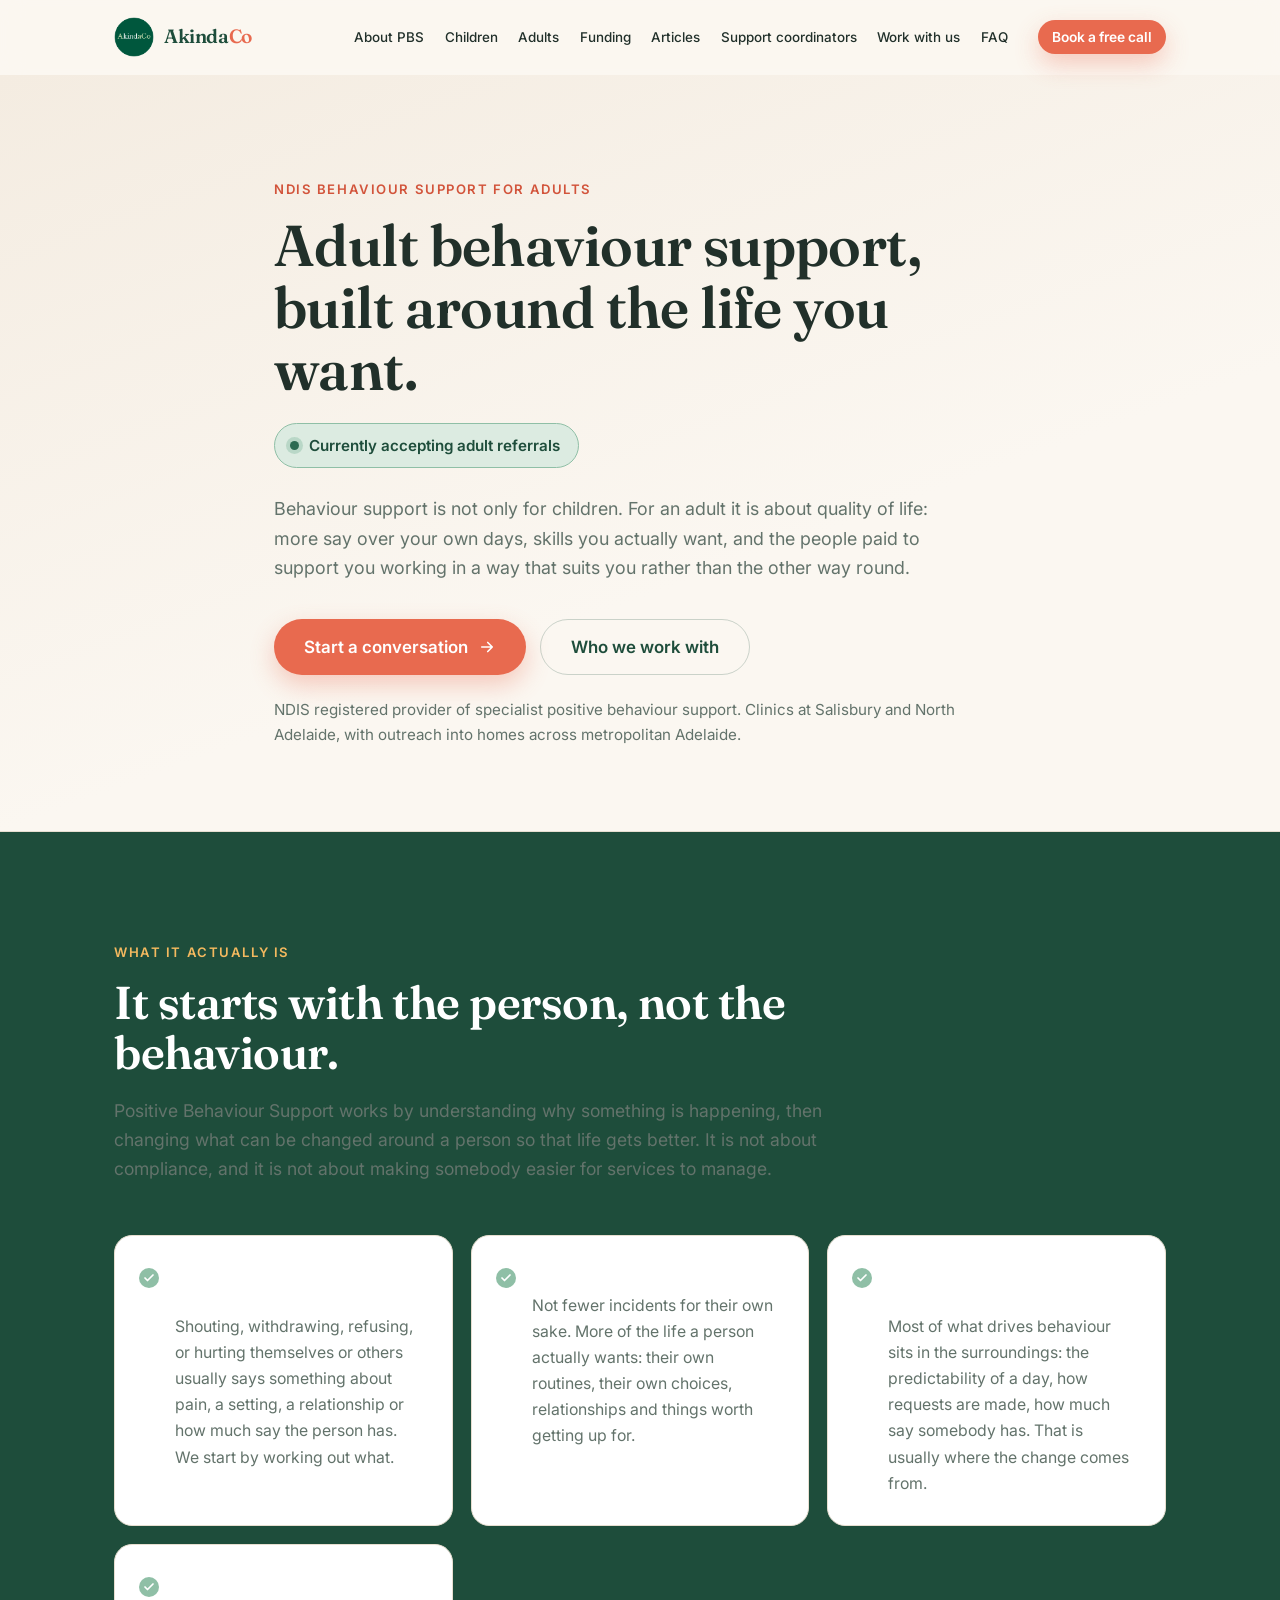
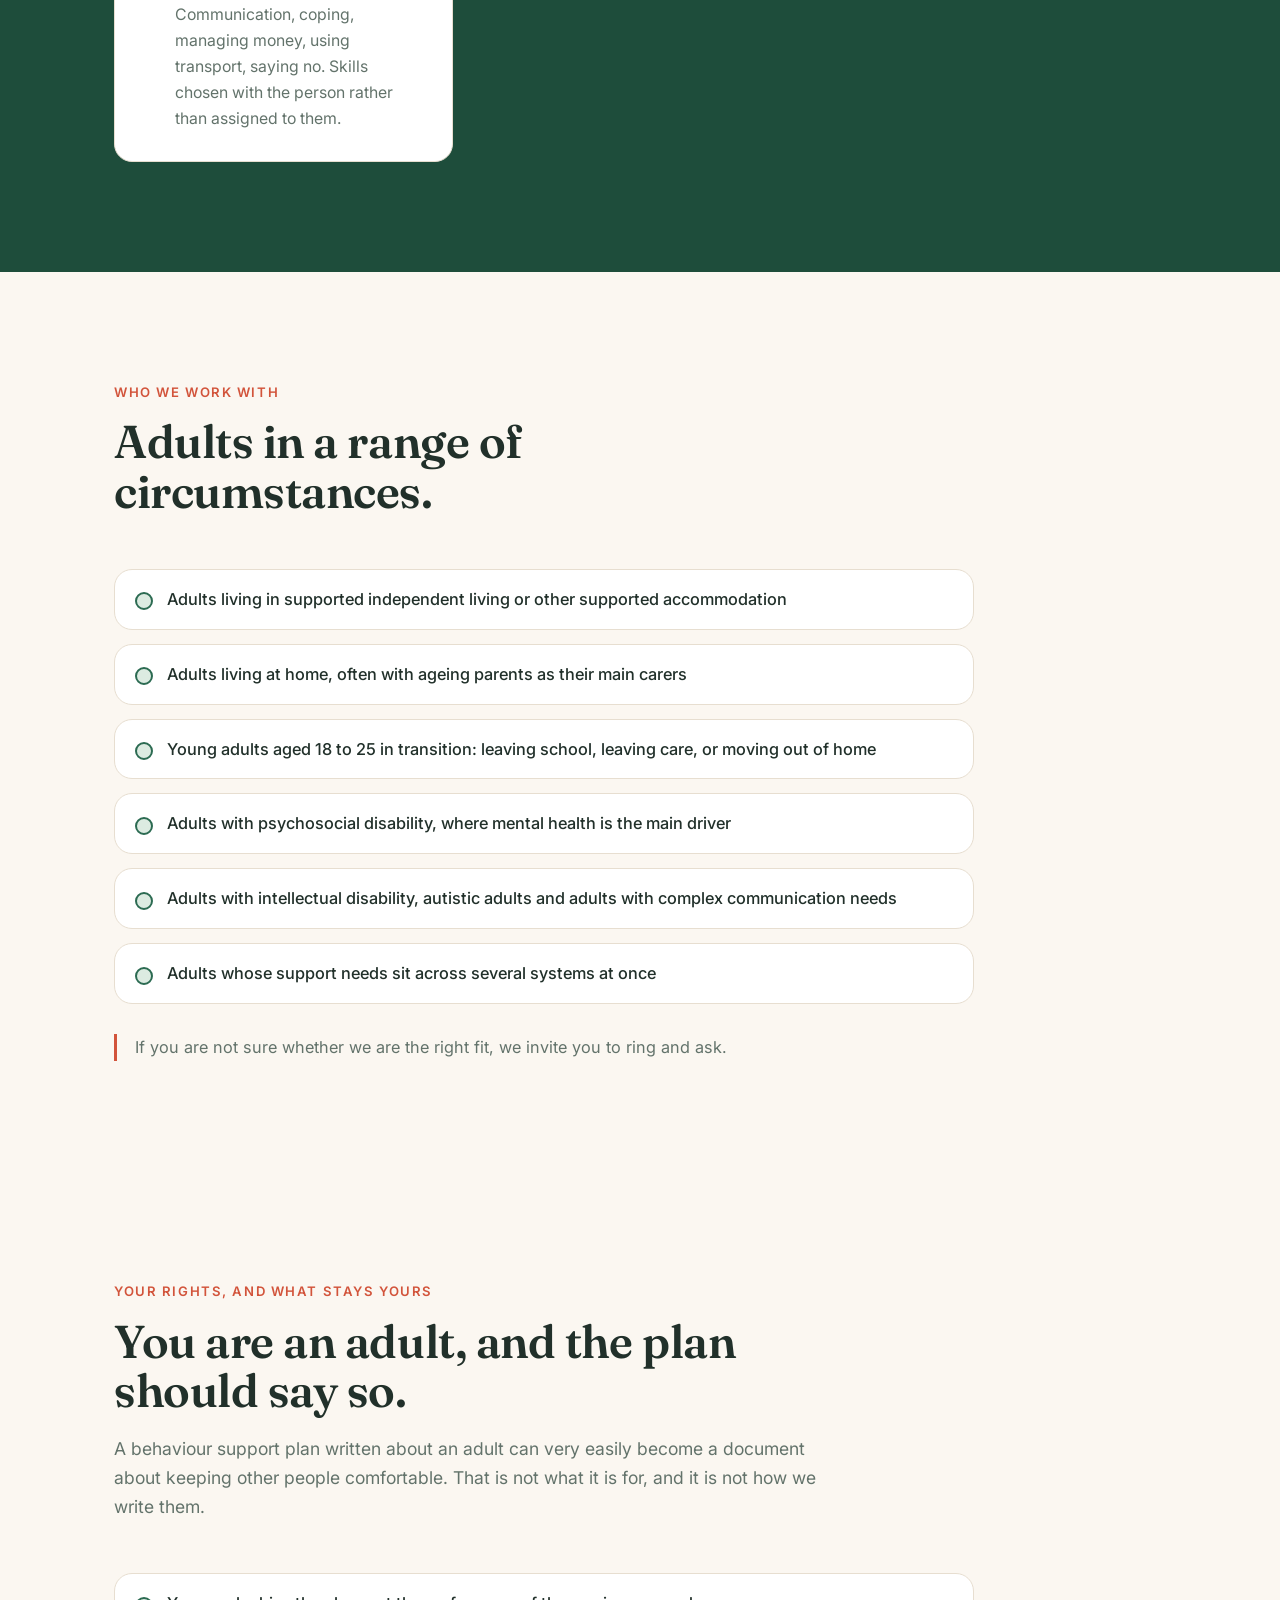
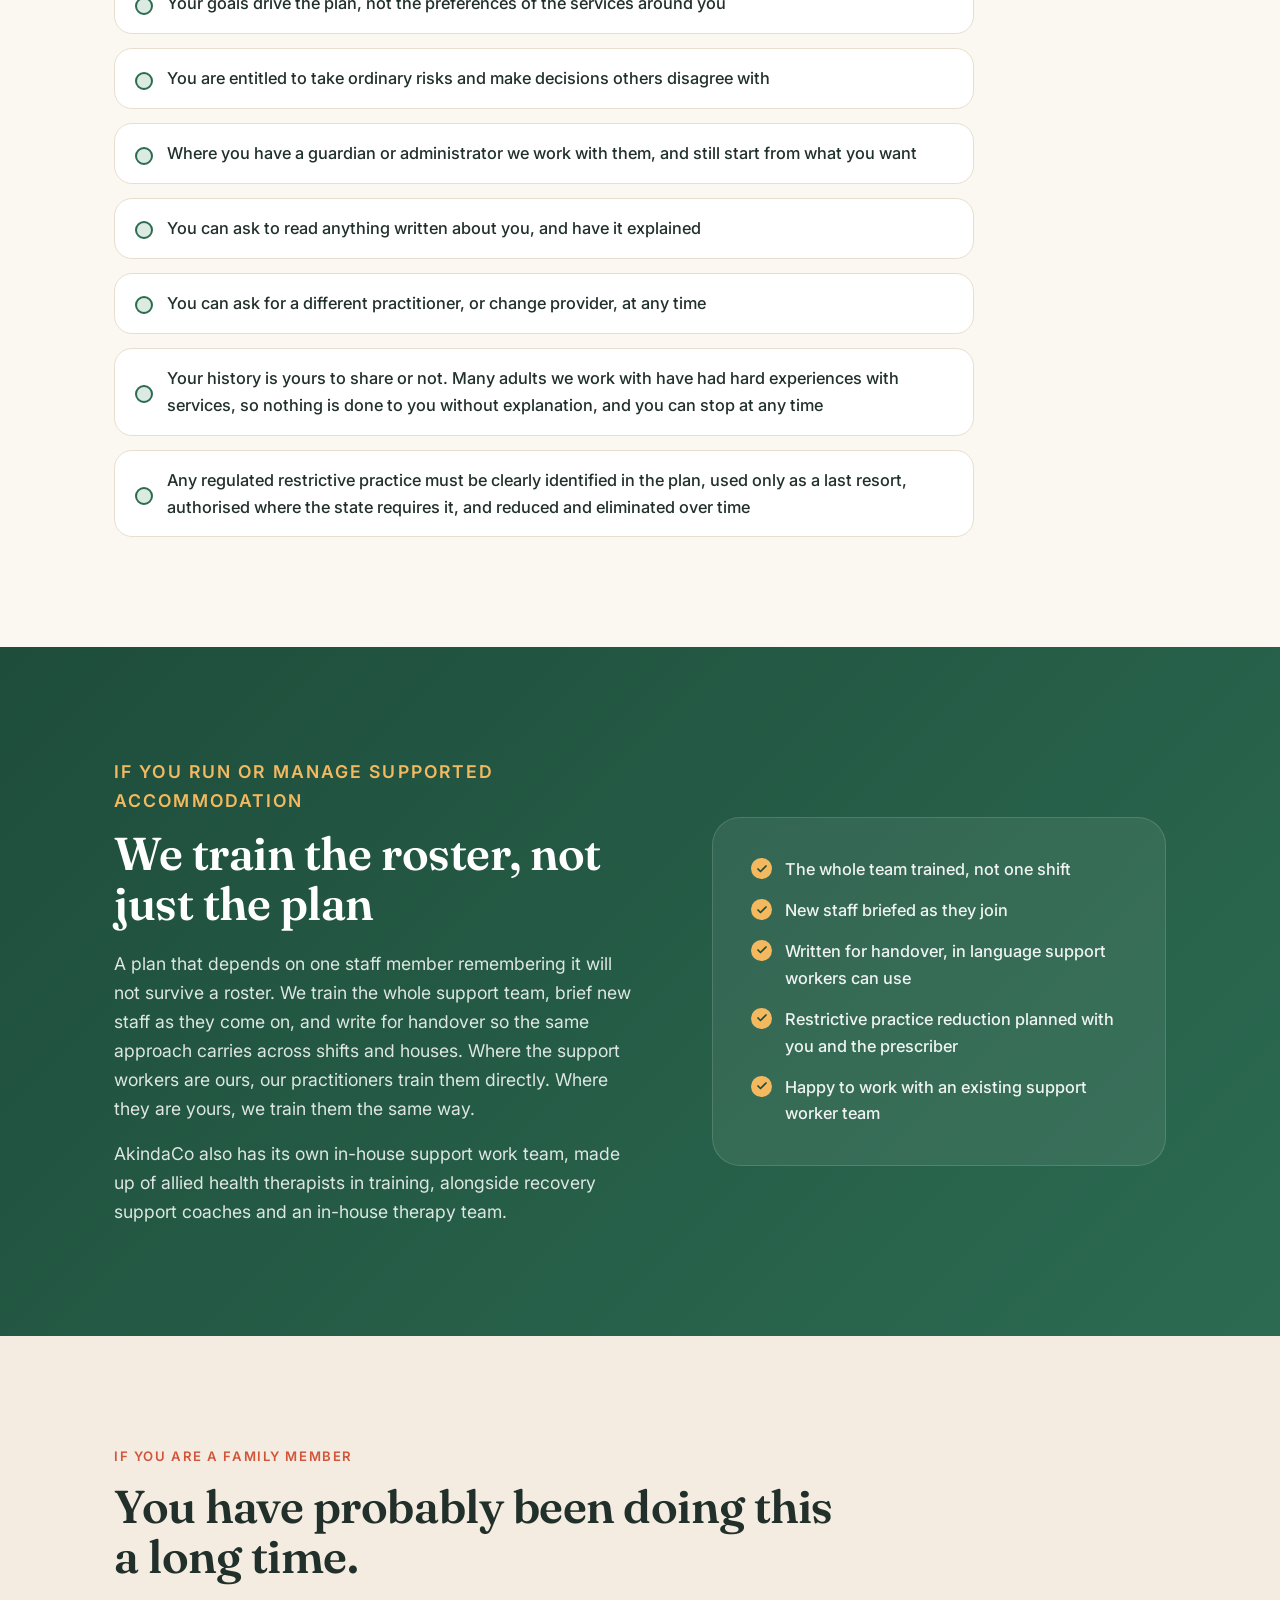
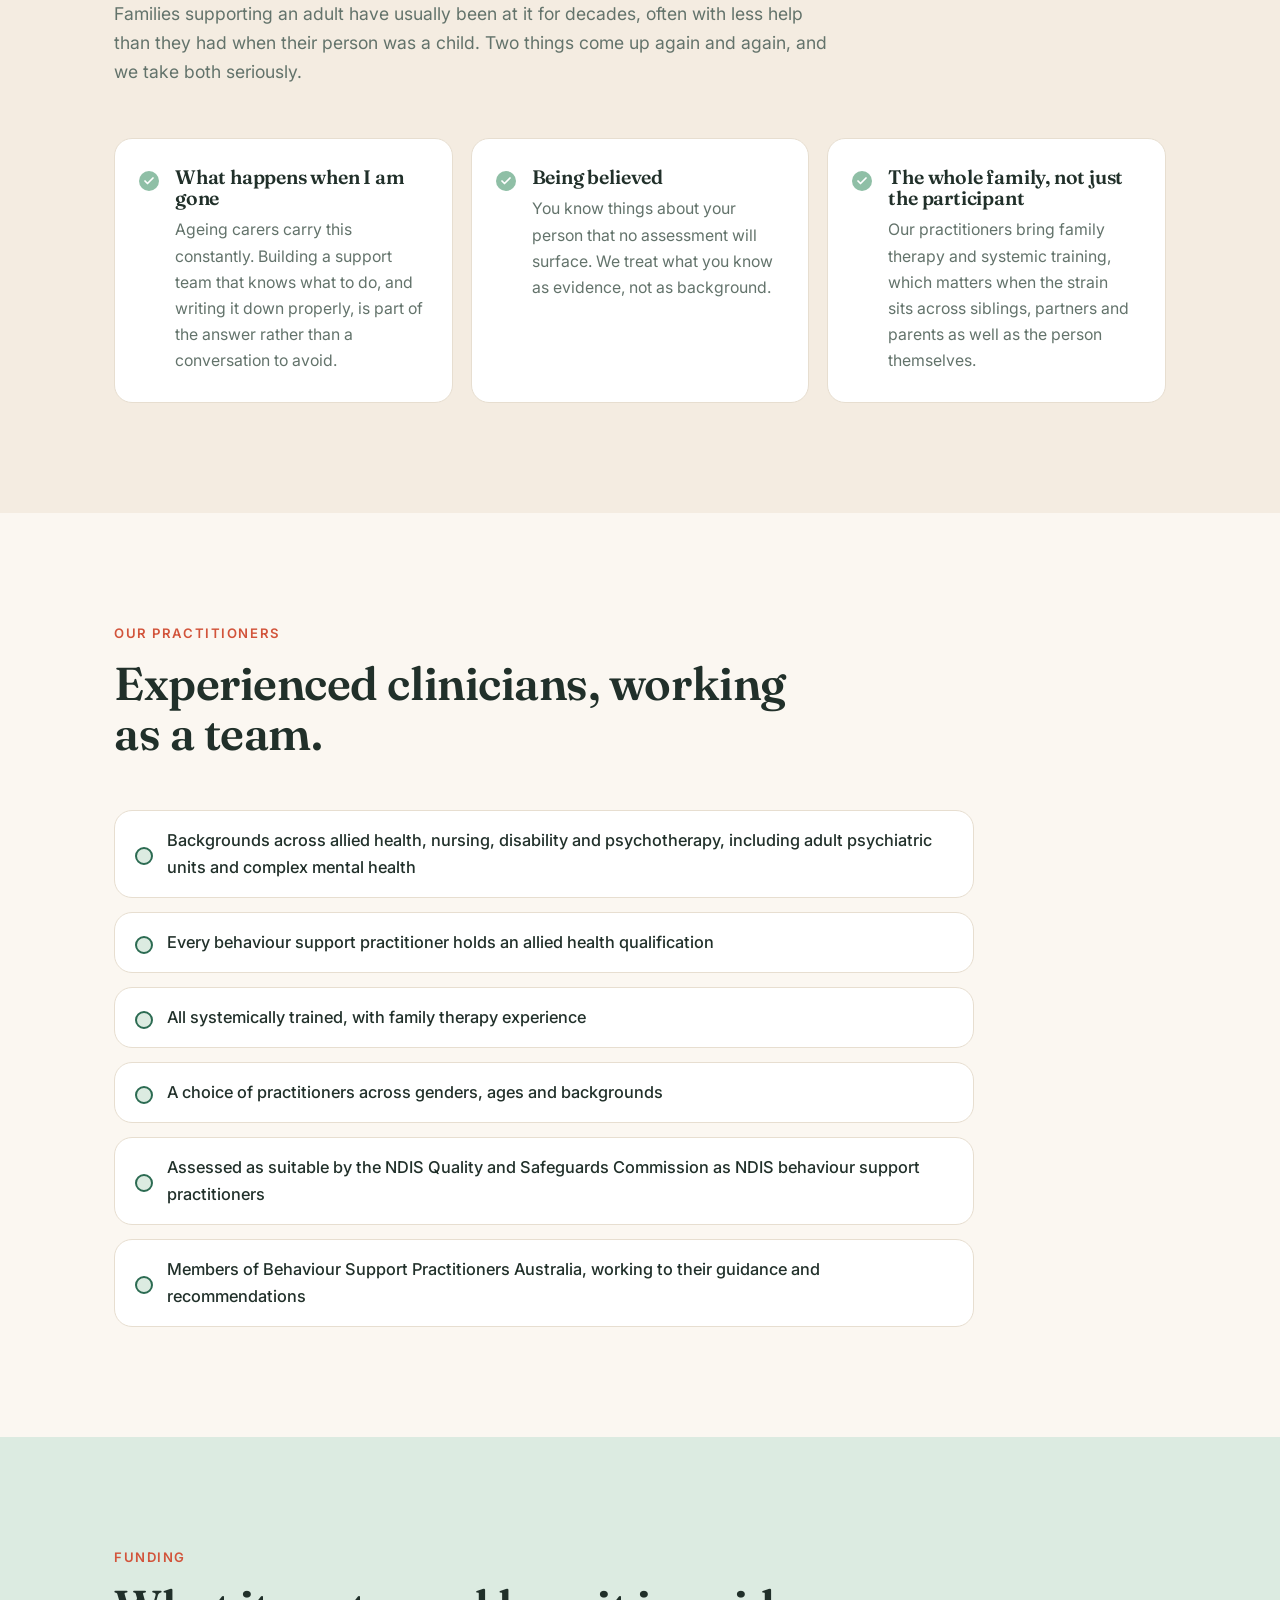
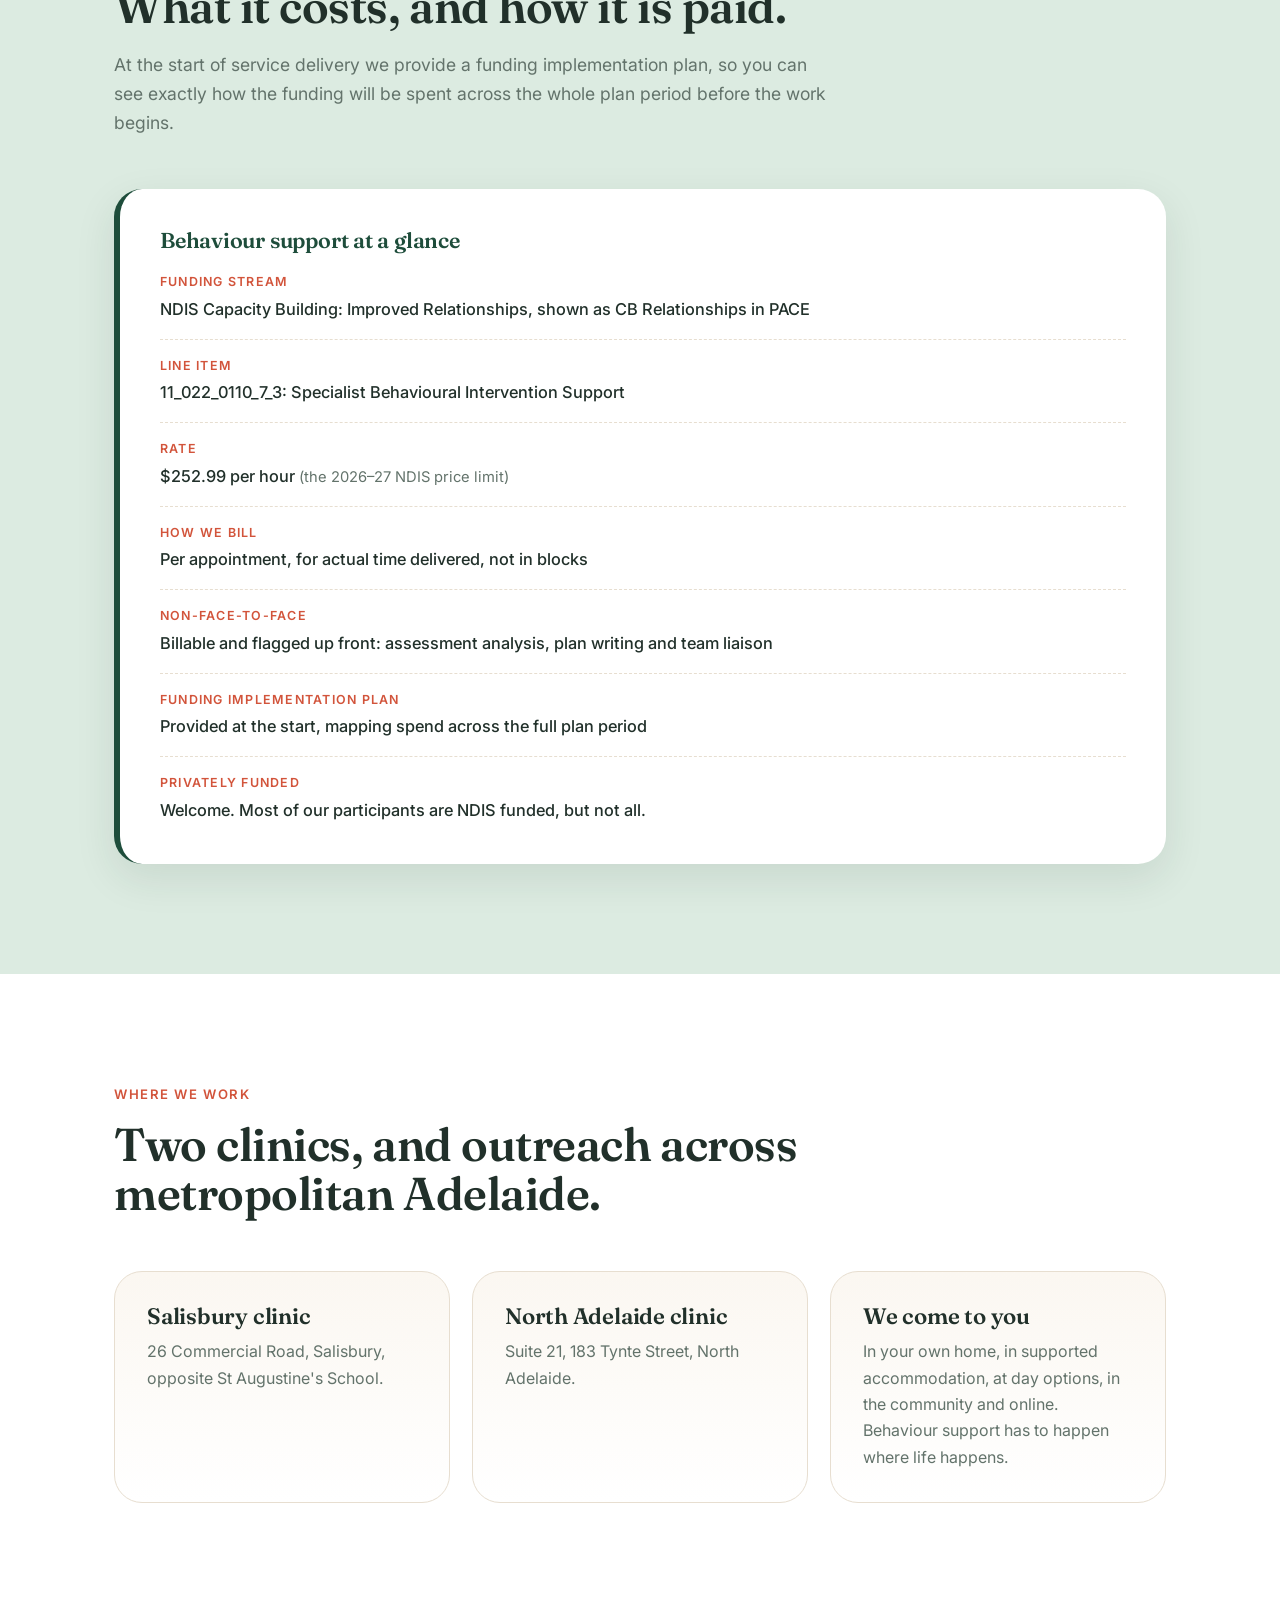
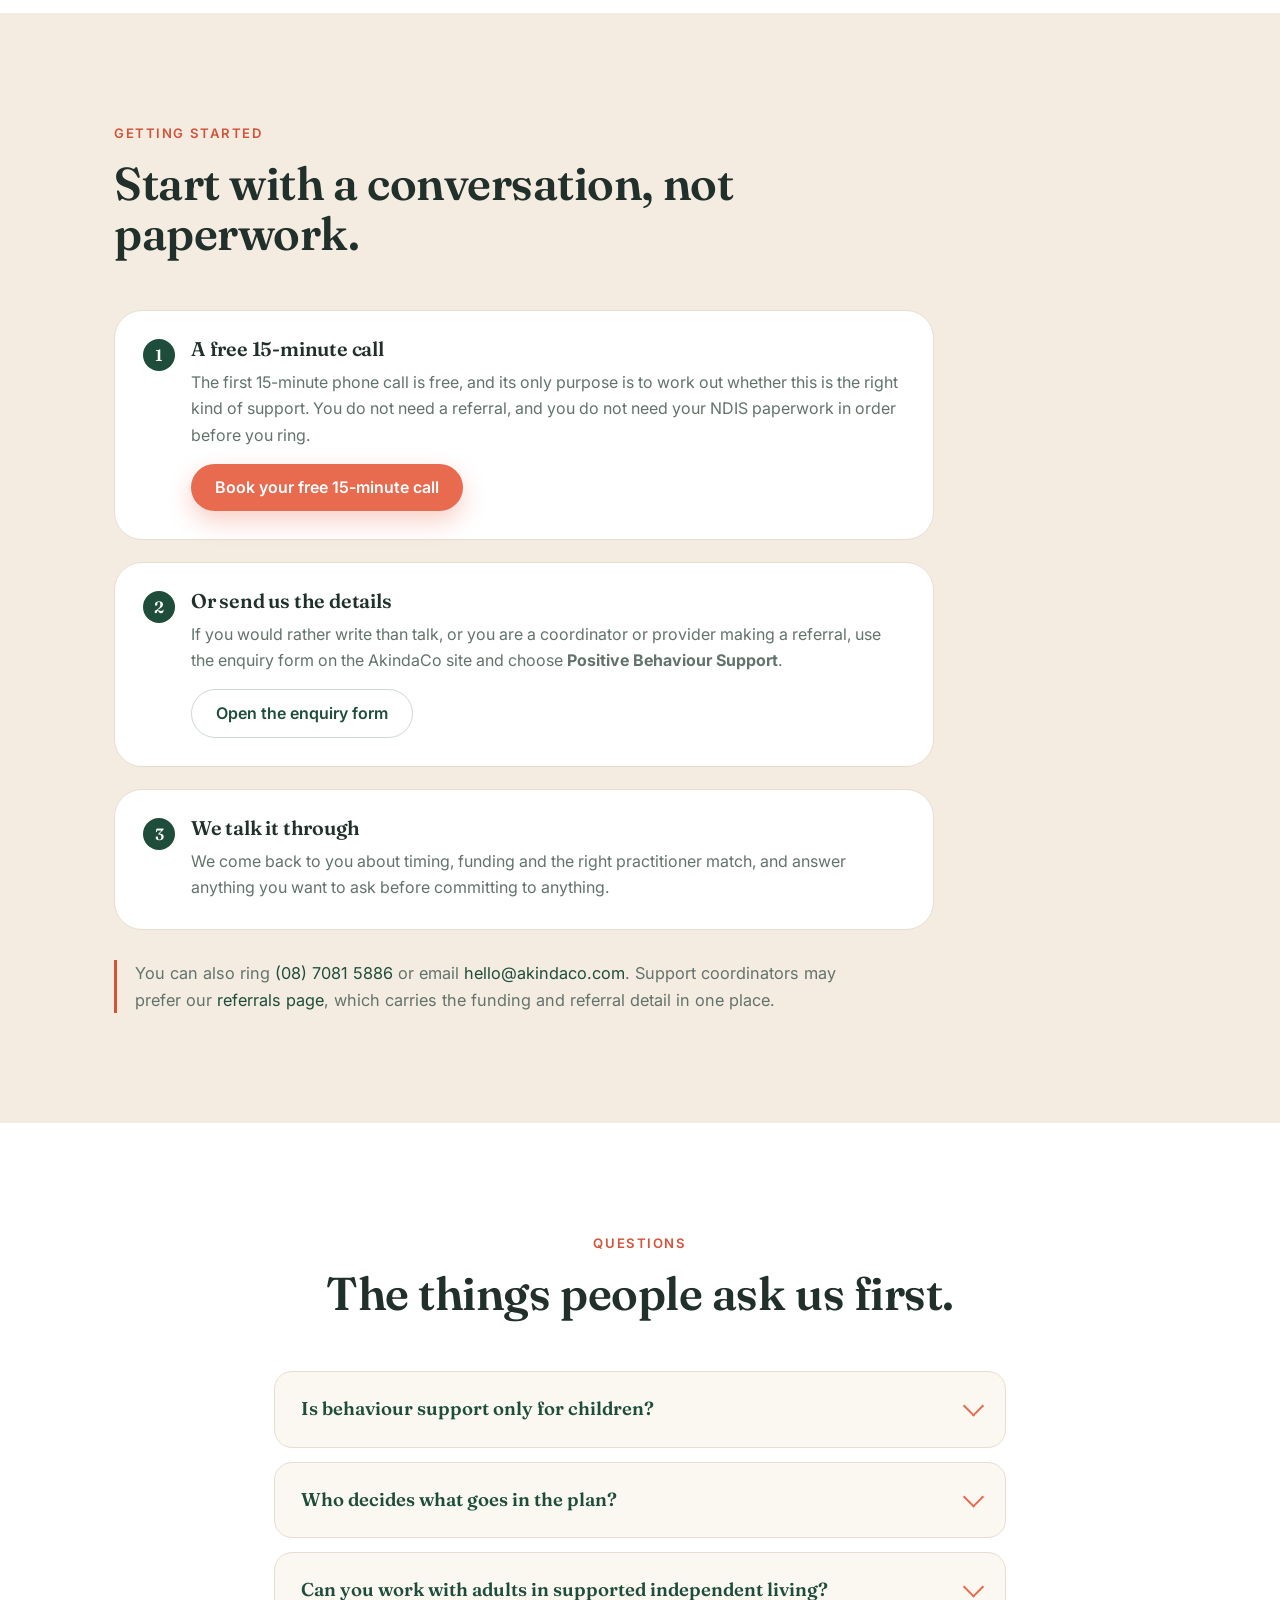
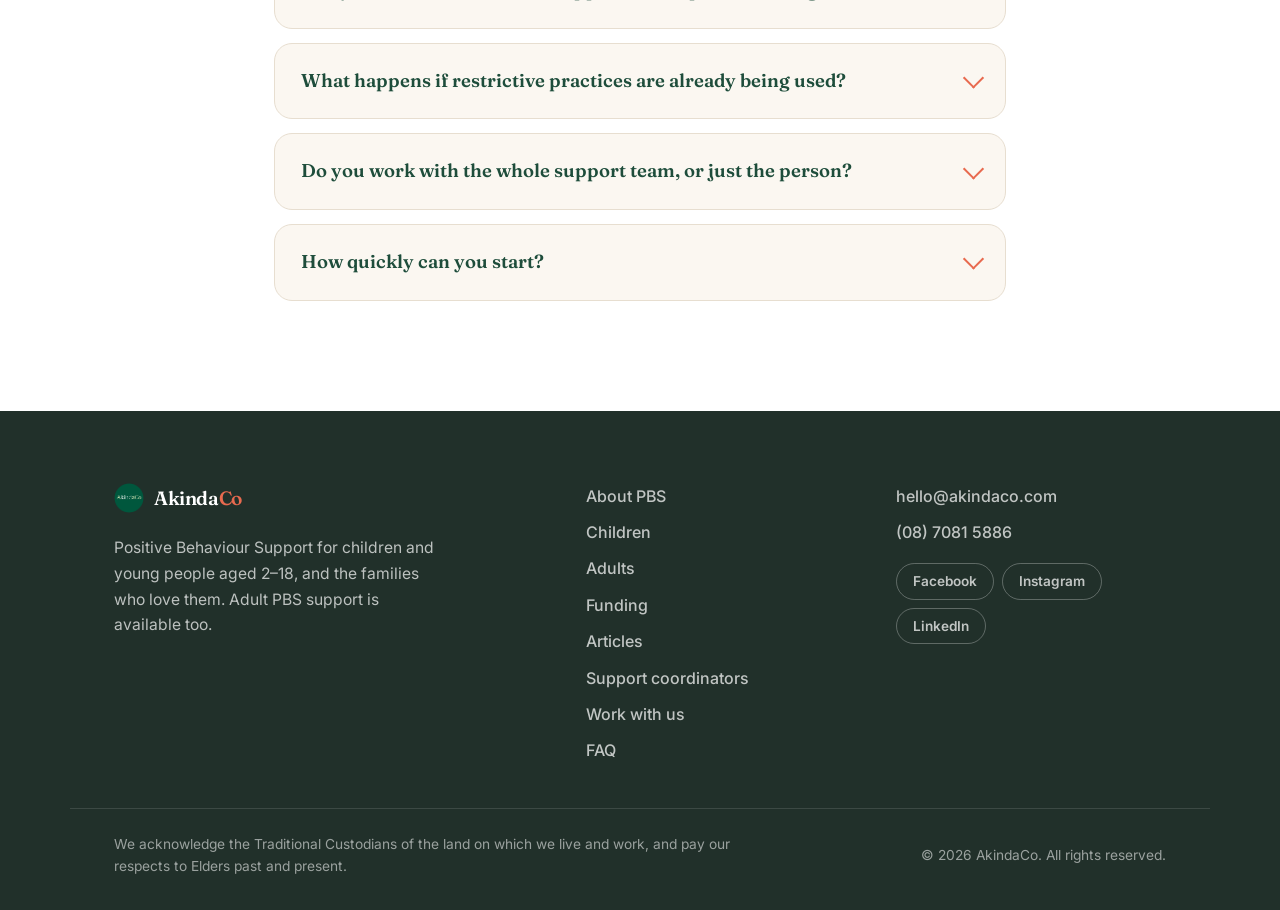
<file: adult-behaviour-support/index.html>
<!doctype html>
<html lang="en-AU">
<head>
  <meta charset="utf-8" />
  <meta name="viewport" content="width=device-width, initial-scale=1" />
  <title>Adult Behaviour Support Adelaide | NDIS Positive Behaviour Support | AkindaCo</title>
  <meta name="description" content="NDIS Positive Behaviour Support for adults across Adelaide. For adults in supported accommodation, living at home with family, in transition, or with psychosocial disability. Clinics at Salisbury and North Adelaide, outreach across metropolitan Adelaide. Currently accepting referrals." />
  <meta name="theme-color" content="#1E4D3B" />
  <link rel="canonical" href="https://pbs.akindaco.com/adult-behaviour-support/" />

  <link rel="icon" href="/favicon.svg" type="image/svg+xml" />

  <link rel="preconnect" href="https://fonts.googleapis.com" />
  <link rel="preconnect" href="https://fonts.gstatic.com" crossorigin />
  <link href="https://fonts.googleapis.com/css2?family=Fraunces:opsz,wght@9..144,400;9..144,500;9..144,600;9..144,700&family=Inter:wght@400;500;600;700&display=swap" rel="stylesheet" />

  <link rel="stylesheet" href="/styles.css" />

  <meta property="og:title" content="Adult behaviour support in Adelaide" />
  <meta property="og:description" content="NDIS Positive Behaviour Support for adults across Adelaide. Currently accepting referrals." />
  <meta property="og:type" content="website" />
  <meta property="og:url" content="https://pbs.akindaco.com/adult-behaviour-support/" />
  <meta property="og:site_name" content="AkindaCo" />
  <meta property="og:image" content="https://pbs.akindaco.com/logo.png" />

  <script type="application/ld+json">
  {
    "@context": "https://schema.org",
    "@graph": [
      {
        "@type": "Service",
        "@id": "https://pbs.akindaco.com/adult-behaviour-support/#service",
        "name": "Adult NDIS Positive Behaviour Support",
        "serviceType": "Positive Behaviour Support",
        "description": "Positive Behaviour Support for adult NDIS participants across Adelaide, including adults in supported independent living and other supported accommodation, adults living at home with family, young adults aged 18 to 25 in transition, and adults with psychosocial disability.",
        "provider": {
          "@type": "Organization",
          "name": "AkindaCo",
          "url": "https://pbs.akindaco.com/",
          "logo": "https://pbs.akindaco.com/logo.png",
          "telephone": "+61870815886",
          "email": "hello@akindaco.com"
        },
        "areaServed": ["Salisbury SA", "North Adelaide SA", "Adelaide SA"],
        "offers": {
          "@type": "Offer",
          "priceCurrency": "AUD",
          "price": "252.99",
          "description": "NDIS price limit per hour for 2026-27, line item 11_022_0110_7_3, billed per appointment for actual time delivered."
        }
      },
      {
        "@type": "FAQPage",
        "mainEntity": [
          {
            "@type": "Question",
            "name": "Is behaviour support only for children?",
            "acceptedAnswer": { "@type": "Answer", "text": "No. Positive Behaviour Support is funded and delivered for adults as well as children. For adults the work usually focuses on quality of life, choice and control, the skills a person wants, and the way paid support around them is delivered." }
          },
          {
            "@type": "Question",
            "name": "Who decides what goes in an adult's behaviour support plan?",
            "acceptedAnswer": { "@type": "Answer", "text": "The person does, as far as they are able and want to. Where someone has a guardian or an administrator we work with them too, but the participant's own goals and preferences drive the plan rather than the preferences of the services around them." }
          },
          {
            "@type": "Question",
            "name": "Can you work with adults living in supported independent living?",
            "acceptedAnswer": { "@type": "Answer", "text": "Yes, and it is a large part of our adult work. We train the whole support team rather than one staff member, brief new staff as they join, and write plans for handover so the same approach carries across shifts and houses." }
          },
          {
            "@type": "Question",
            "name": "What happens if restrictive practices are already being used?",
            "acceptedAnswer": { "@type": "Answer", "text": "We identify and report them, and we plan for their reduction and elimination. Restrictive practices are never a reason to decline a referral, and reducing them is part of what behaviour support is funded to do." }
          },
          {
            "@type": "Question",
            "name": "How is adult behaviour support funded?",
            "acceptedAnswer": { "@type": "Answer", "text": "Through the Improved Relationships part of an NDIS plan, shown as CB Relationships in PACE, under line item 11_022_0110_7_3 at the 2026-27 price limit of $252.99 per hour. We bill per appointment for actual time delivered. Privately funded clients are welcome." }
          }
        ]
      },
      {
        "@type": "BreadcrumbList",
        "itemListElement": [
          { "@type": "ListItem", "position": 1, "name": "Home", "item": "https://pbs.akindaco.com/" },
          { "@type": "ListItem", "position": 2, "name": "Adults" }
        ]
      }
    ]
  }
  </script>
</head>
<body>
  <a class="skip-link" href="#main">Skip to content</a>

  <header class="site-header" id="top">
    <div class="wrap header-inner">
      <a class="brand" href="/" aria-label="AkindaCo home">
        <img class="brand-mark" src="/logo.png" alt="" width="40" height="40" />
        <span class="brand-name">Akinda<span class="brand-co">Co</span></span>
      </a>

      <nav class="nav" aria-label="Primary">
        <a href="/#pbs">About PBS</a>
        <a href="/">Children</a>
        <a href="/adult-behaviour-support/">Adults</a>
        <a href="/#funding">Funding</a>
        <a href="/articles/">Articles</a>
        <a href="/for-support-coordinators/">Support coordinators</a>
        <a href="/careers/">Work with us</a>
        <a href="/#faq">FAQ</a>
      </nav>

      <a class="btn btn-primary btn-sm nav-cta" href="https://calendly.com/akindaco/positive_behaviour_support" target="_blank" rel="noopener">Book a free call</a>

      <button class="nav-toggle" aria-label="Open menu" aria-expanded="false" aria-controls="mobile-nav">
        <span></span><span></span><span></span>
      </button>
    </div>

    <div class="mobile-nav" id="mobile-nav" hidden>
      <a href="/#pbs">About PBS</a>
      <a href="/">Children</a>
      <a href="/adult-behaviour-support/">Adults</a>
      <a href="/#funding">Funding</a>
      <a href="/articles/">Articles</a>
      <a href="/for-support-coordinators/">Support coordinators</a>
        <a href="/careers/">Work with us</a>
      <a href="/#faq">FAQ</a>
      <a class="btn btn-primary" href="https://calendly.com/akindaco/positive_behaviour_support" target="_blank" rel="noopener">Book a free call</a>
    </div>
  </header>

  <main id="main">

    <!-- ============ HERO ============ -->
    <section class="coord-hero">
      <div class="wrap coord-hero-inner">
        <p class="kicker reveal">NDIS behaviour support for adults</p>
        <h1 class="coord-hero-title reveal">Adult behaviour support, built around the life you want.</h1>
        <p class="status-pill reveal"><span class="status-dot" aria-hidden="true"></span> Currently accepting adult referrals</p>
        <p class="coord-hero-lede reveal">
          Behaviour support is not only for children. For an adult it is about quality of life: more
          say over your own days, skills you actually want, and the people paid to support you
          working in a way that suits you rather than the other way round.
        </p>
        <div class="hero-actions reveal">
          <a class="btn btn-primary btn-lg" href="#start">
            Start a conversation
            <svg viewBox="0 0 24 24" width="18" height="18" aria-hidden="true"><path fill="none" stroke="currentColor" stroke-width="2.2" stroke-linecap="round" stroke-linejoin="round" d="M5 12h14M13 6l6 6-6 6"/></svg>
          </a>
          <a class="btn btn-ghost btn-lg" href="#who">Who we work with</a>
        </div>
        <p class="coord-hero-reassure reveal">NDIS registered provider of specialist positive behaviour support. Clinics at Salisbury and North Adelaide, with outreach into homes across metropolitan Adelaide.</p>
      </div>
    </section>

    <!-- ============ WHAT IT IS ============ -->
    <section class="section pbs" id="about">
      <div class="wrap">
        <div class="section-head reveal">
          <p class="kicker">What it actually is</p>
          <h2>It starts with the person, not the behaviour.</h2>
          <p class="section-sub">
            Positive Behaviour Support works by understanding why something is happening, then
            changing what can be changed around a person so that life gets better. It is not about
            compliance, and it is not about making somebody easier for services to manage.
          </p>
        </div>

        <ul class="expect-grid">
          <li class="expect-card reveal">
            <h3>Behaviour makes sense in context</h3>
            <p>Shouting, withdrawing, refusing, or hurting themselves or others usually says something about pain, a setting, a relationship or how much say the person has. We start by working out what.</p>
          </li>
          <li class="expect-card reveal">
            <h3>Quality of life is the goal</h3>
            <p>Not fewer incidents for their own sake. More of the life a person actually wants: their own routines, their own choices, relationships and things worth getting up for.</p>
          </li>
          <li class="expect-card reveal">
            <h3>We change the environment first</h3>
            <p>Most of what drives behaviour sits in the surroundings: the predictability of a day, how requests are made, how much say somebody has. That is usually where the change comes from.</p>
          </li>
          <li class="expect-card reveal">
            <h3>Skills the person wants</h3>
            <p>Communication, coping, managing money, using transport, saying no. Skills chosen with the person rather than assigned to them.</p>
          </li>
        </ul>
      </div>
    </section>

    <!-- ============ WHO ============ -->
    <section class="section help" id="who">
      <div class="wrap">
        <div class="section-head reveal">
          <p class="kicker">Who we work with</p>
          <h2>Adults in a range of circumstances.</h2>
        </div>

        <ul class="coord-list">
          <li class="reveal">Adults living in supported independent living or other supported accommodation</li>
          <li class="reveal">Adults living at home, often with ageing parents as their main carers</li>
          <li class="reveal">Young adults aged 18 to 25 in transition: leaving school, leaving care, or moving out of home</li>
          <li class="reveal">Adults with psychosocial disability, where mental health is the main driver</li>
          <li class="reveal">Adults with intellectual disability, autistic adults and adults with complex communication needs</li>
          <li class="reveal">Adults whose support needs sit across several systems at once</li>
        </ul>

        <p class="coord-note reveal">
          If you are not sure whether we are the right fit, we invite you to ring and ask.
        </p>
      </div>
    </section>

    <!-- ============ RIGHTS ============ -->
    <section class="section rights" id="rights">
      <div class="wrap">
        <div class="section-head reveal">
          <p class="kicker">Your rights, and what stays yours</p>
          <h2>You are an adult, and the plan should say so.</h2>
          <p class="section-sub">
            A behaviour support plan written about an adult can very easily become a document about
            keeping other people comfortable. That is not what it is for, and it is not how we write
            them.
          </p>
        </div>

        <ul class="coord-list">
          <li class="reveal">Your goals drive the plan, not the preferences of the services around you</li>
          <li class="reveal">You are entitled to take ordinary risks and make decisions others disagree with</li>
          <li class="reveal">Where you have a guardian or administrator we work with them, and still start from what you want</li>
          <li class="reveal">You can ask to read anything written about you, and have it explained</li>
          <li class="reveal">You can ask for a different practitioner, or change provider, at any time</li>
          <li class="reveal">Your history is yours to share or not. Many adults we work with have had hard experiences with services, so nothing is done to you without explanation, and you can stop at any time</li>
          <li class="reveal">Any regulated restrictive practice must be clearly identified in the plan, used only as a last resort, authorised where the state requires it, and reduced and eliminated over time</li>
        </ul>
      </div>
    </section>

    <!-- ============ SUPPORTED ACCOMMODATION ============ -->
    <section class="section wraparound" id="providers">
      <div class="wrap wraparound-inner">
        <div class="wraparound-copy reveal">
          <p class="kicker">If you run or manage supported accommodation</p>
          <h2>We train the roster, not just the plan</h2>
          <p>
            A plan that depends on one staff member remembering it will not survive a roster. We
            train the whole support team, brief new staff as they come on, and write for handover so
            the same approach carries across shifts and houses. Where the support workers are ours,
            our practitioners train them directly. Where they are yours, we train them the same way.
          </p>
          <p>
            AkindaCo also has its own in-house support work team, made up of allied health
            therapists in training, alongside recovery support coaches and an in-house therapy team.
          </p>
        </div>
        <ul class="wraparound-list reveal">
          <li>The whole team trained, not one shift</li>
          <li>New staff briefed as they join</li>
          <li>Written for handover, in language support workers can use</li>
          <li>Restrictive practice reduction planned with you and the prescriber</li>
          <li>Happy to work with an existing support worker team</li>
        </ul>
      </div>
    </section>

    <!-- ============ FAMILIES ============ -->
    <section class="section expect" id="families">
      <div class="wrap">
        <div class="section-head reveal">
          <p class="kicker">If you are a family member</p>
          <h2>You have probably been doing this a long time.</h2>
          <p class="section-sub">
            Families supporting an adult have usually been at it for decades, often with less help
            than they had when their person was a child. Two things come up again and again, and we
            take both seriously.
          </p>
        </div>

        <ul class="expect-grid">
          <li class="expect-card reveal">
            <h3>What happens when I am gone</h3>
            <p>Ageing carers carry this constantly. Building a support team that knows what to do, and writing it down properly, is part of the answer rather than a conversation to avoid.</p>
          </li>
          <li class="expect-card reveal">
            <h3>Being believed</h3>
            <p>You know things about your person that no assessment will surface. We treat what you know as evidence, not as background.</p>
          </li>
          <li class="expect-card reveal">
            <h3>The whole family, not just the participant</h3>
            <p>Our practitioners bring family therapy and systemic training, which matters when the strain sits across siblings, partners and parents as well as the person themselves.</p>
          </li>
        </ul>
      </div>
    </section>

    <!-- ============ OUR PRACTITIONERS ============ -->
    <section class="section help" id="practitioners">
      <div class="wrap">
        <div class="section-head reveal">
          <p class="kicker">Our practitioners</p>
          <h2>Experienced clinicians, working as a team.</h2>
        </div>

        <ul class="coord-list">
          <li class="reveal">Backgrounds across allied health, nursing, disability and psychotherapy, including adult psychiatric units and complex mental health</li>
          <li class="reveal">Every behaviour support practitioner holds an allied health qualification</li>
          <li class="reveal">All systemically trained, with family therapy experience</li>
          <li class="reveal">A choice of practitioners across genders, ages and backgrounds</li>
          <li class="reveal">Assessed as suitable by the NDIS Quality and Safeguards Commission as NDIS behaviour support practitioners</li>
          <li class="reveal">Members of Behaviour Support Practitioners Australia, working to their guidance and recommendations</li>
        </ul>
      </div>
    </section>

    <!-- ============ FUNDING ============ -->
    <section class="section funding" id="funding">
      <div class="wrap">
        <div class="section-head reveal">
          <p class="kicker">Funding</p>
          <h2>What it costs, and how it is paid.</h2>
          <p class="section-sub">
            At the start of service delivery we provide a funding implementation plan, so you can
            see exactly how the funding will be spent across the whole plan period before the work
            begins.
          </p>
        </div>

        <aside class="fund-card reveal" aria-label="Adult behaviour support funding at a glance">
          <h3>Behaviour support at a glance</h3>
          <dl class="fund-rows">
            <div class="fund-row">
              <dt>Funding stream</dt>
              <dd>NDIS Capacity Building: Improved Relationships, shown as CB Relationships in PACE</dd>
            </div>
            <div class="fund-row">
              <dt>Line item</dt>
              <dd>11_022_0110_7_3: Specialist Behavioural Intervention Support</dd>
            </div>
            <div class="fund-row">
              <dt>Rate</dt>
              <dd>$252.99 per hour <span class="fund-note">(the 2026–27 NDIS price limit)</span></dd>
            </div>
            <div class="fund-row">
              <dt>How we bill</dt>
              <dd>Per appointment, for actual time delivered, not in blocks</dd>
            </div>
            <div class="fund-row">
              <dt>Non-face-to-face</dt>
              <dd>Billable and flagged up front: assessment analysis, plan writing and team liaison</dd>
            </div>
            <div class="fund-row">
              <dt>Funding implementation plan</dt>
              <dd>Provided at the start, mapping spend across the full plan period</dd>
            </div>
            <div class="fund-row">
              <dt>Privately funded</dt>
              <dd>Welcome. Most of our participants are NDIS funded, but not all.</dd>
            </div>
          </dl>
        </aside>
      </div>
    </section>

    <!-- ============ COVERAGE ============ -->
    <section class="section who" id="coverage">
      <div class="wrap">
        <div class="section-head reveal">
          <p class="kicker">Where we work</p>
          <h2>Two clinics, and outreach across metropolitan Adelaide.</h2>
        </div>

        <ul class="who-grid">
          <li class="who-card reveal">
            <h3>Salisbury clinic</h3>
            <p>26 Commercial Road, Salisbury, opposite St Augustine's School.</p>
          </li>
          <li class="who-card reveal">
            <h3>North Adelaide clinic</h3>
            <p>Suite 21, 183 Tynte Street, North Adelaide.</p>
          </li>
          <li class="who-card reveal">
            <h3>We come to you</h3>
            <p>In your own home, in supported accommodation, at day options, in the community and online. Behaviour support has to happen where life happens.</p>
          </li>
        </ul>
      </div>
    </section>

    <!-- ============ GETTING STARTED ============ -->
    <section class="section contact" id="start">
      <div class="wrap">
        <div class="section-head reveal">
          <p class="kicker">Getting started</p>
          <h2>Start with a conversation, not paperwork.</h2>
        </div>

        <ol class="coord-steps">
          <li class="reveal">
            <h3>A free 15-minute call</h3>
            <p>The first 15-minute phone call is free, and its only purpose is to work out whether this is the right kind of support. You do not need a referral, and you do not need your NDIS paperwork in order before you ring.</p>
            <p>
              <a class="btn btn-primary" href="https://calendly.com/akindaco/positive_behaviour_support" target="_blank" rel="noopener">Book your free 15-minute call</a>
            </p>
          </li>
          <li class="reveal">
            <h3>Or send us the details</h3>
            <p>If you would rather write than talk, or you are a coordinator or provider making a referral, use the enquiry form on the AkindaCo site and choose <strong>Positive Behaviour Support</strong>.</p>
            <p>
              <a class="btn btn-ghost" href="https://www.akindaco.com/ndis-contact-us-form" target="_blank" rel="noopener">Open the enquiry form</a>
            </p>
          </li>
          <li class="reveal">
            <h3>We talk it through</h3>
            <p>We come back to you about timing, funding and the right practitioner match, and answer anything you want to ask before committing to anything.</p>
          </li>
        </ol>

        <p class="coord-note reveal">
          You can also ring <a href="tel:0870815886">(08) 7081 5886</a> or email
          <a href="mailto:hello@akindaco.com">hello@akindaco.com</a>. Support coordinators may prefer
          our <a href="/for-support-coordinators/">referrals page</a>, which carries the funding and
          referral detail in one place.
        </p>
      </div>
    </section>

    <!-- ============ FAQ ============ -->
    <section class="section faq" id="faq">
      <div class="wrap faq-inner">
        <div class="section-head reveal">
          <p class="kicker">Questions</p>
          <h2>The things people ask us first.</h2>
        </div>

        <div class="accordion">
          <details class="acc-item reveal">
            <summary>Is behaviour support only for children?</summary>
            <div class="acc-body"><p>No. Positive Behaviour Support is funded and delivered for adults as well as children. For adults the work usually focuses on quality of life, choice and control, the skills a person wants, and the way paid support around them is delivered.</p></div>
          </details>
          <details class="acc-item reveal">
            <summary>Who decides what goes in the plan?</summary>
            <div class="acc-body"><p>The person does, as far as they are able and want to. Where someone has a guardian or an administrator we work with them too, but the participant's own goals and preferences drive the plan rather than the preferences of the services around them.</p></div>
          </details>
          <details class="acc-item reveal">
            <summary>Can you work with adults in supported independent living?</summary>
            <div class="acc-body"><p>Yes, and it is a large part of our adult work. We train the whole support team rather than one staff member, brief new staff as they join, and write plans for handover so the same approach carries across shifts and houses.</p></div>
          </details>
          <details class="acc-item reveal">
            <summary>What happens if restrictive practices are already being used?</summary>
            <div class="acc-body"><p>We identify and report them, and we plan for their reduction and elimination. Restrictive practices are never a reason to decline a referral, and reducing them is part of what behaviour support is funded to do.</p></div>
          </details>
          <details class="acc-item reveal">
            <summary>Do you work with the whole support team, or just the person?</summary>
            <div class="acc-body"><p>Both. Very little changes if the plan sits with the participant alone. We work with the people around them: family, support workers, accommodation providers and other clinicians.</p></div>
          </details>
          <details class="acc-item reveal">
            <summary>How quickly can you start?</summary>
            <div class="acc-body"><p>We are currently accepting adult referrals. Timing depends on location, the nature of the referral and which practitioner is the right match, so ring us and we will give you a clear answer.</p></div>
          </details>
        </div>
      </div>
    </section>

  </main>

  <footer class="site-footer">
    <div class="wrap footer-inner">
      <div class="footer-brand">
        <a class="brand" href="/" aria-label="AkindaCo home">
          <img class="brand-mark" src="/logo.png" alt="" width="30" height="30" />
          <span class="brand-name">Akinda<span class="brand-co">Co</span></span>
        </a>
        <p>Positive Behaviour Support for children and young people aged 2–18, and the families who love them. Adult PBS support is available too.</p>
      </div>

      <nav class="footer-nav" aria-label="Footer">
        <a href="/#pbs">About PBS</a>
        <a href="/">Children</a>
        <a href="/adult-behaviour-support/">Adults</a>
        <a href="/#funding">Funding</a>
        <a href="/articles/">Articles</a>
        <a href="/for-support-coordinators/">Support coordinators</a>
        <a href="/careers/">Work with us</a>
        <a href="/#faq">FAQ</a>
      </nav>

      <div class="footer-contact">
        <a href="mailto:hello@akindaco.com">hello@akindaco.com</a>
        <a href="tel:0870815886">(08) 7081 5886</a>
        <div class="footer-social" aria-label="AkindaCo on social media">
          <a href="https://www.facebook.com/akindaco" target="_blank" rel="noopener">Facebook</a>
          <a href="https://www.instagram.com/akindaco/" target="_blank" rel="noopener">Instagram</a>
          <a href="https://www.linkedin.com/company/77436935/" target="_blank" rel="noopener">LinkedIn</a>
        </div>
      </div>
    </div>

    <div class="wrap footer-bottom">
      <p class="acknowledgement">We acknowledge the Traditional Custodians of the land on which we live and work, and pay our respects to Elders past and present.</p>
      <p class="copyright">© <span id="year">2026</span> AkindaCo. All rights reserved.</p>
    </div>
  </footer>

  <script src="/main.js"></script>
</body>
</html>
</file>
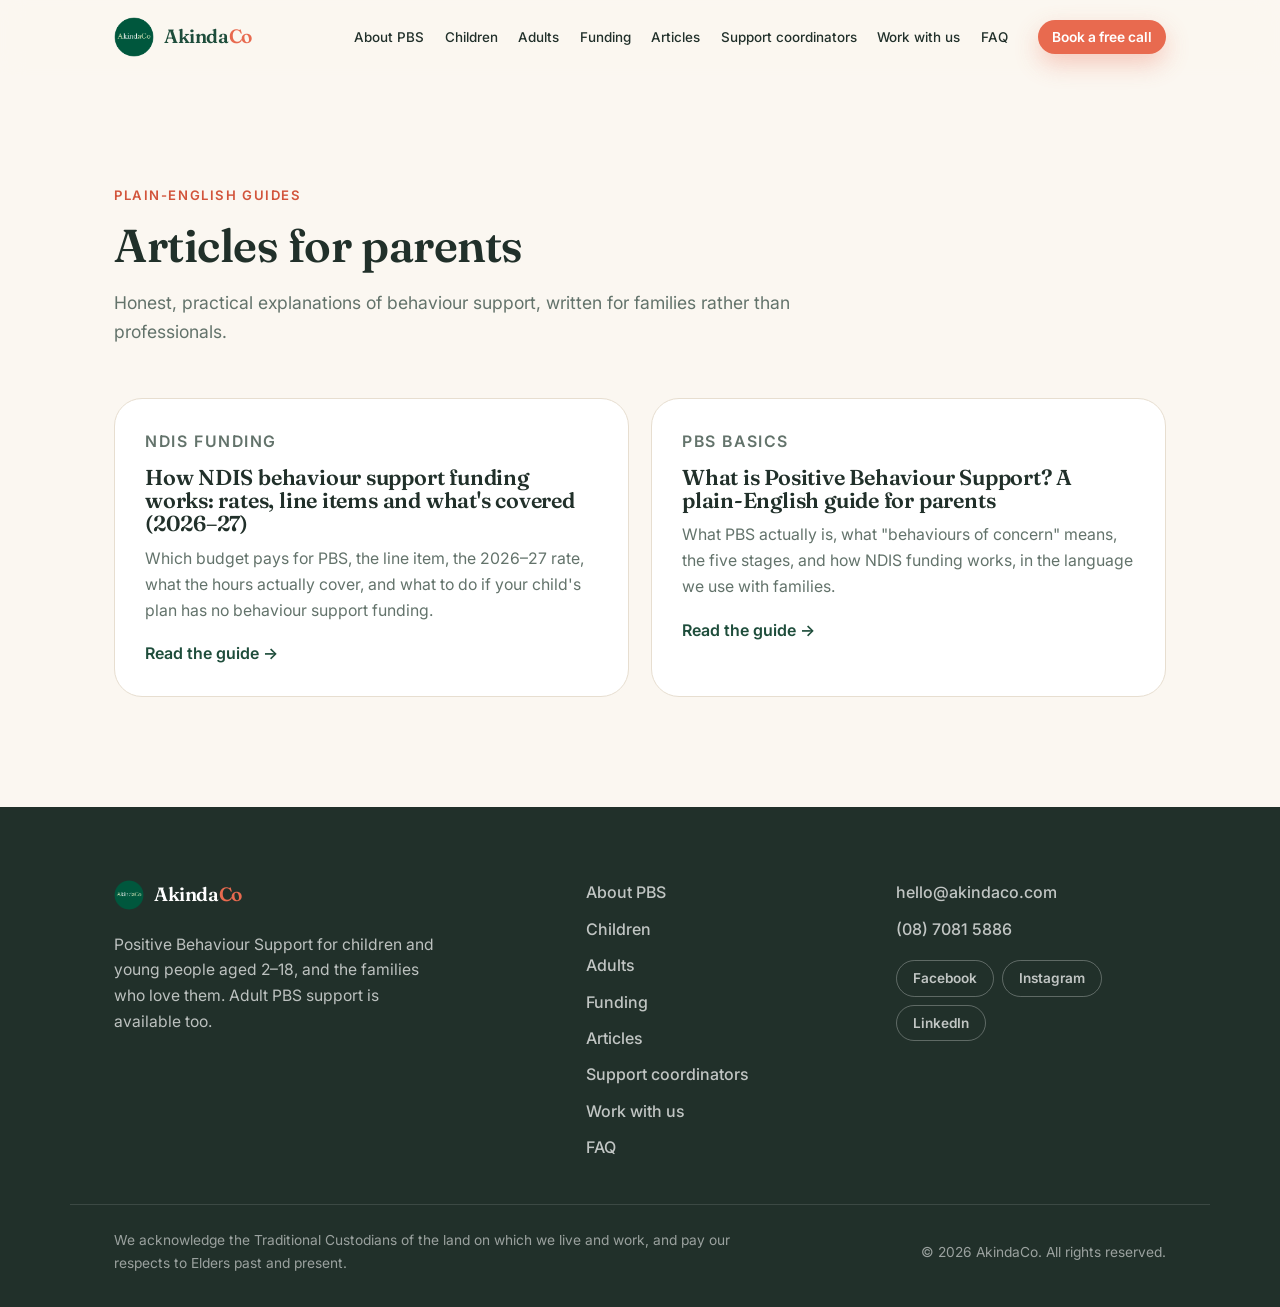
<file: articles/index.html>
<!doctype html>
<html lang="en-AU">
<head>
  <meta charset="utf-8" />
  <meta name="viewport" content="width=device-width, initial-scale=1" />
  <title>Articles for Parents | AkindaCo Positive Behaviour Support</title>
  <meta name="description" content="Plain-English guides for parents about Positive Behaviour Support, behaviours of concern and NDIS funding, written by AkindaCo's PBS team." />
  <meta name="theme-color" content="#1E4D3B" />
  <link rel="canonical" href="https://pbs.akindaco.com/articles/" />

  <link rel="icon" href="/favicon.svg" type="image/svg+xml" />

  <link rel="preconnect" href="https://fonts.googleapis.com" />
  <link rel="preconnect" href="https://fonts.gstatic.com" crossorigin />
  <link href="https://fonts.googleapis.com/css2?family=Fraunces:opsz,wght@9..144,400;9..144,500;9..144,600;9..144,700&family=Inter:wght@400;500;600;700&display=swap" rel="stylesheet" />

  <link rel="stylesheet" href="/styles.css" />

  <meta property="og:title" content="Articles for Parents | AkindaCo Positive Behaviour Support" />
  <meta property="og:description" content="Plain-English guides for parents about Positive Behaviour Support, behaviours of concern and NDIS funding." />
  <meta property="og:type" content="website" />
  <meta property="og:url" content="https://pbs.akindaco.com/articles/" />
  <meta property="og:site_name" content="AkindaCo" />
  <meta property="og:image" content="https://pbs.akindaco.com/logo.png" />
</head>
<body>
  <a class="skip-link" href="#main">Skip to content</a>

  <header class="site-header" id="top">
    <div class="wrap header-inner">
      <a class="brand" href="/" aria-label="AkindaCo home">
        <img class="brand-mark" src="/logo.png" alt="" width="40" height="40" />
        <span class="brand-name">Akinda<span class="brand-co">Co</span></span>
      </a>

      <nav class="nav" aria-label="Primary">
        <a href="/#pbs">About PBS</a>
        <a href="/">Children</a>
        <a href="/adult-behaviour-support/">Adults</a>
        <a href="/#funding">Funding</a>
        <a href="/articles/">Articles</a>
        <a href="/for-support-coordinators/">Support coordinators</a>
        <a href="/careers/">Work with us</a>
        <a href="/#faq">FAQ</a>
      </nav>

      <a class="btn btn-primary btn-sm nav-cta" href="https://calendly.com/akindaco/positive_behaviour_support" target="_blank" rel="noopener">Book a free call</a>

      <button class="nav-toggle" aria-label="Open menu" aria-expanded="false" aria-controls="mobile-nav">
        <span></span><span></span><span></span>
      </button>
    </div>

    <div class="mobile-nav" id="mobile-nav" hidden>
      <a href="/#pbs">About PBS</a>
      <a href="/">Children</a>
      <a href="/adult-behaviour-support/">Adults</a>
      <a href="/#funding">Funding</a>
      <a href="/articles/">Articles</a>
      <a href="/for-support-coordinators/">Support coordinators</a>
        <a href="/careers/">Work with us</a>
      <a href="/#faq">FAQ</a>
      <a class="btn btn-primary" href="https://calendly.com/akindaco/positive_behaviour_support" target="_blank" rel="noopener">Book a free call</a>
    </div>
  </header>

  <main id="main">
    <section class="section">
      <div class="wrap">
        <div class="section-head">
          <p class="kicker">Plain-English guides</p>
          <h2>Articles for parents</h2>
          <p class="section-sub">Honest, practical explanations of behaviour support, written for families rather than professionals.</p>
        </div>

        <div class="article-cards">
          <a class="article-card" href="/articles/how-ndis-behaviour-support-funding-works.html">
            <p class="article-card-kicker">NDIS funding</p>
            <h3>How NDIS behaviour support funding works: rates, line items and what's covered (2026–27)</h3>
            <p>Which budget pays for PBS, the line item, the 2026–27 rate, what the hours actually cover, and what to do if your child's plan has no behaviour support funding.</p>
            <span class="article-card-more">Read the guide →</span>
          </a>
          <a class="article-card" href="/articles/what-is-positive-behaviour-support.html">
            <p class="article-card-kicker">PBS basics</p>
            <h3>What is Positive Behaviour Support? A plain-English guide for parents</h3>
            <p>What PBS actually is, what "behaviours of concern" means, the five stages, and how NDIS funding works, in the language we use with families.</p>
            <span class="article-card-more">Read the guide →</span>
          </a>
        </div>
      </div>
    </section>
  </main>

  <footer class="site-footer">
    <div class="wrap footer-inner">
      <div class="footer-brand">
        <a class="brand" href="/" aria-label="AkindaCo home">
          <img class="brand-mark" src="/logo.png" alt="" width="30" height="30" />
          <span class="brand-name">Akinda<span class="brand-co">Co</span></span>
        </a>
        <p>Positive Behaviour Support for children and young people aged 2–18, and the families who love them. Adult PBS support is available too.</p>
      </div>

      <nav class="footer-nav" aria-label="Footer">
        <a href="/#pbs">About PBS</a>
        <a href="/">Children</a>
        <a href="/adult-behaviour-support/">Adults</a>
        <a href="/#funding">Funding</a>
        <a href="/articles/">Articles</a>
        <a href="/for-support-coordinators/">Support coordinators</a>
        <a href="/careers/">Work with us</a>
        <a href="/#faq">FAQ</a>
      </nav>

      <div class="footer-contact">
        <a href="mailto:hello@akindaco.com">hello@akindaco.com</a>
        <a href="tel:0870815886">(08) 7081 5886</a>
        <div class="footer-social" aria-label="AkindaCo on social media">
          <a href="https://www.facebook.com/akindaco" target="_blank" rel="noopener">Facebook</a>
          <a href="https://www.instagram.com/akindaco/" target="_blank" rel="noopener">Instagram</a>
          <a href="https://www.linkedin.com/company/77436935/" target="_blank" rel="noopener">LinkedIn</a>
        </div>
      </div>
    </div>

    <div class="wrap footer-bottom">
      <p class="acknowledgement">We acknowledge the Traditional Custodians of the land on which we live and work, and pay our respects to Elders past and present.</p>
      <p class="copyright">© <span id="year">2026</span> AkindaCo. All rights reserved.</p>
    </div>
  </footer>

  <script src="/main.js"></script>
</body>
</html>
</file>
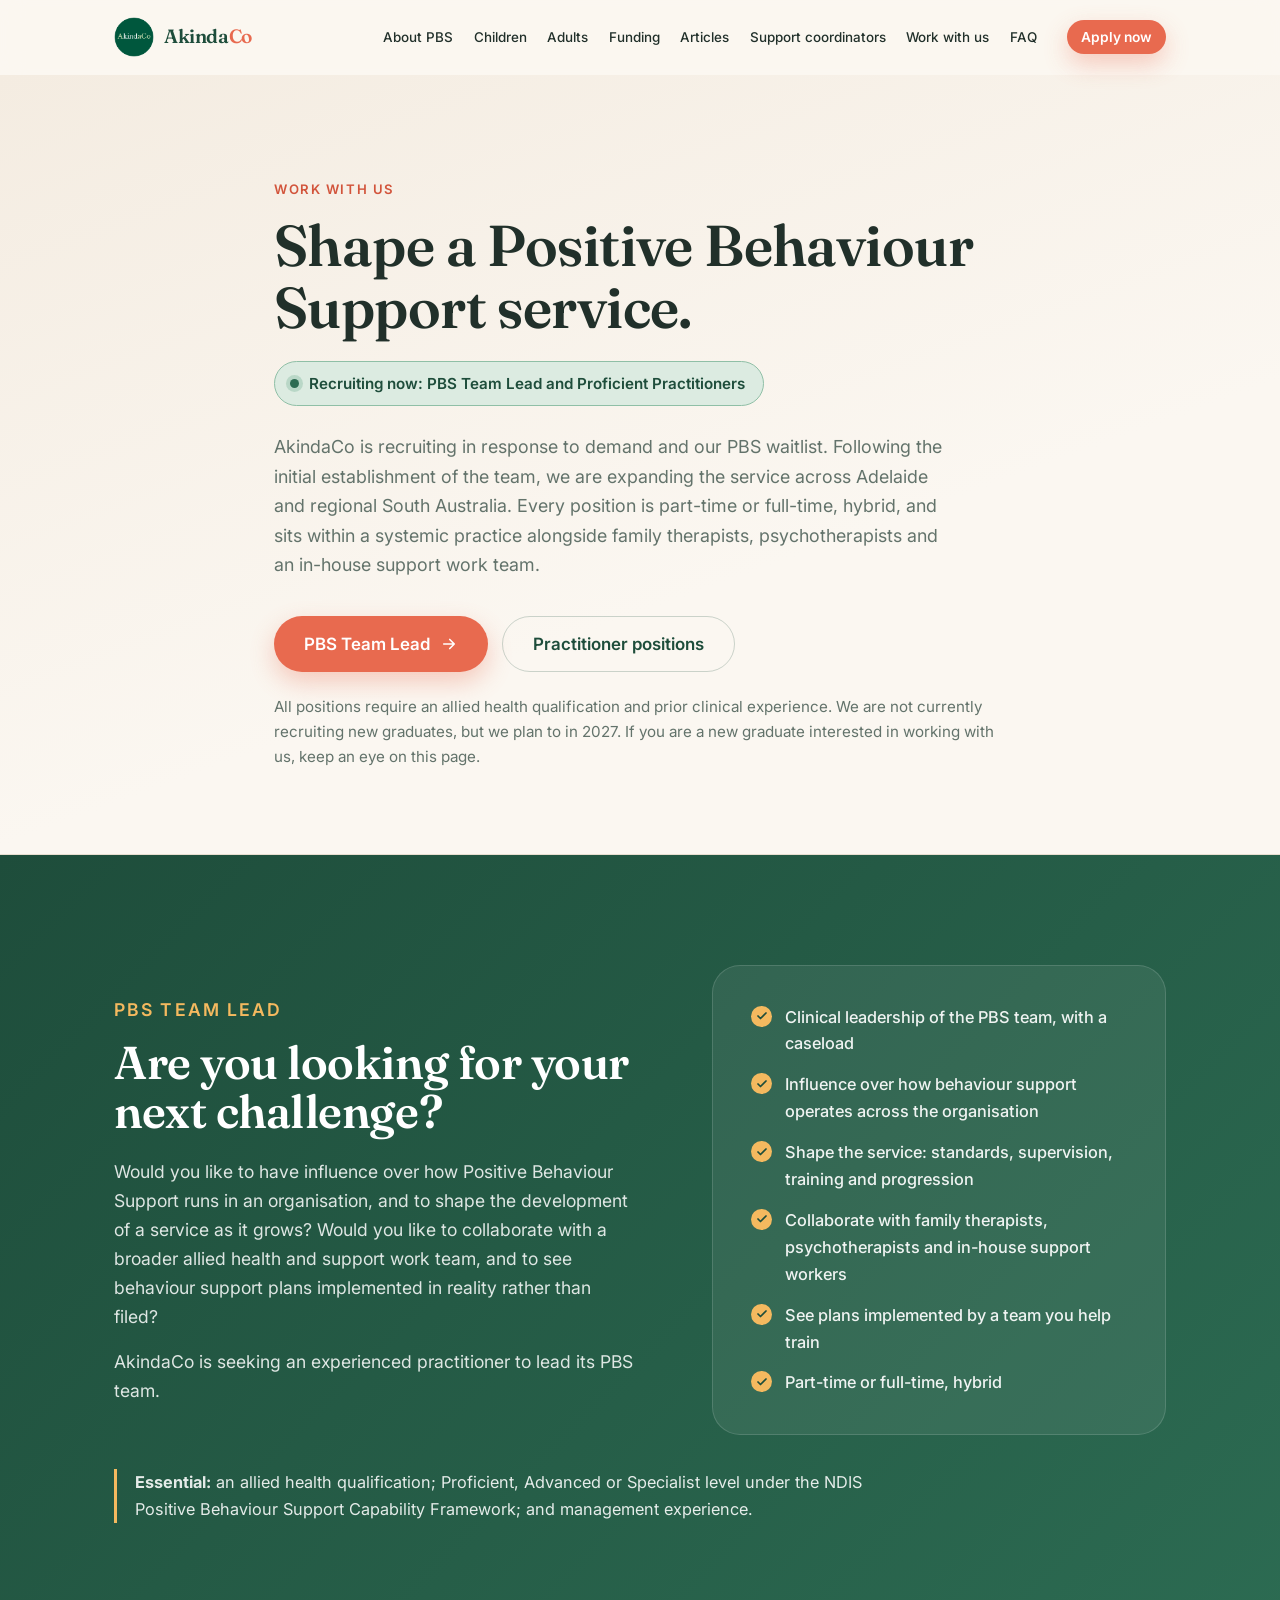
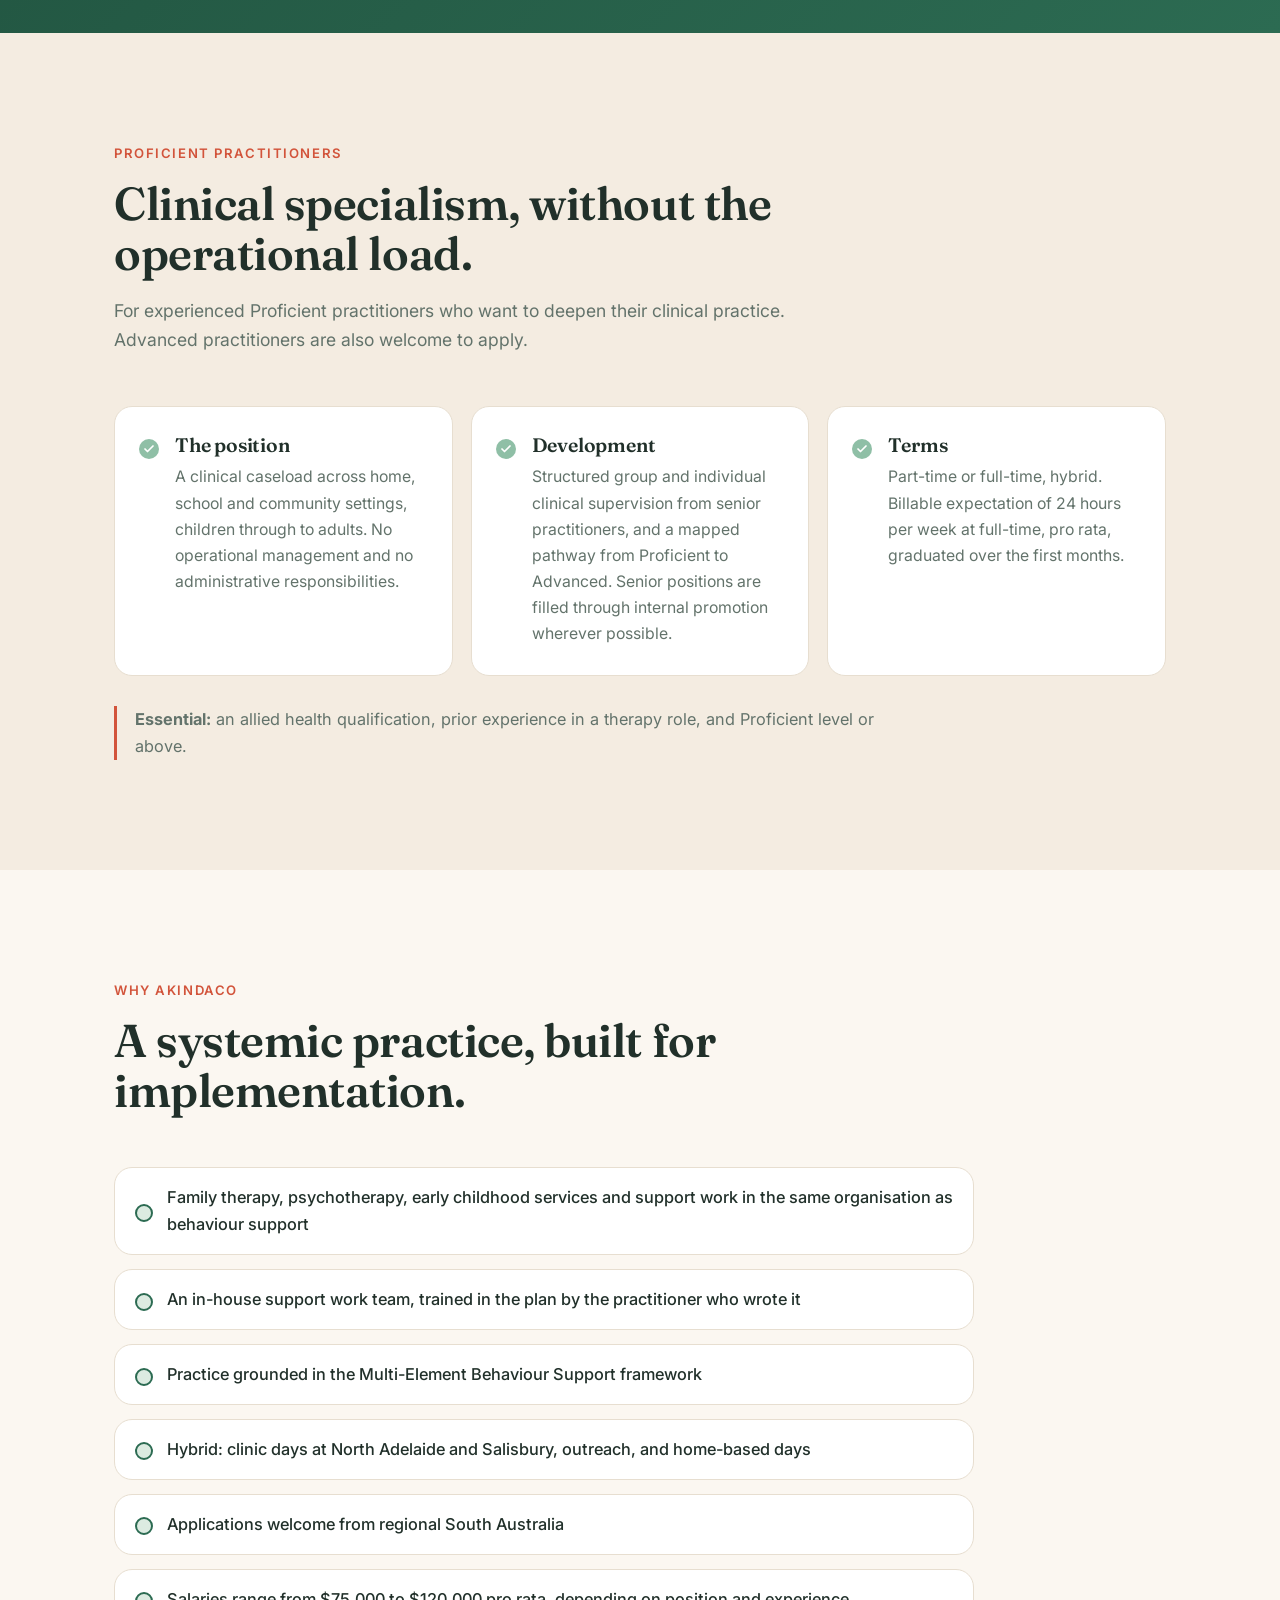
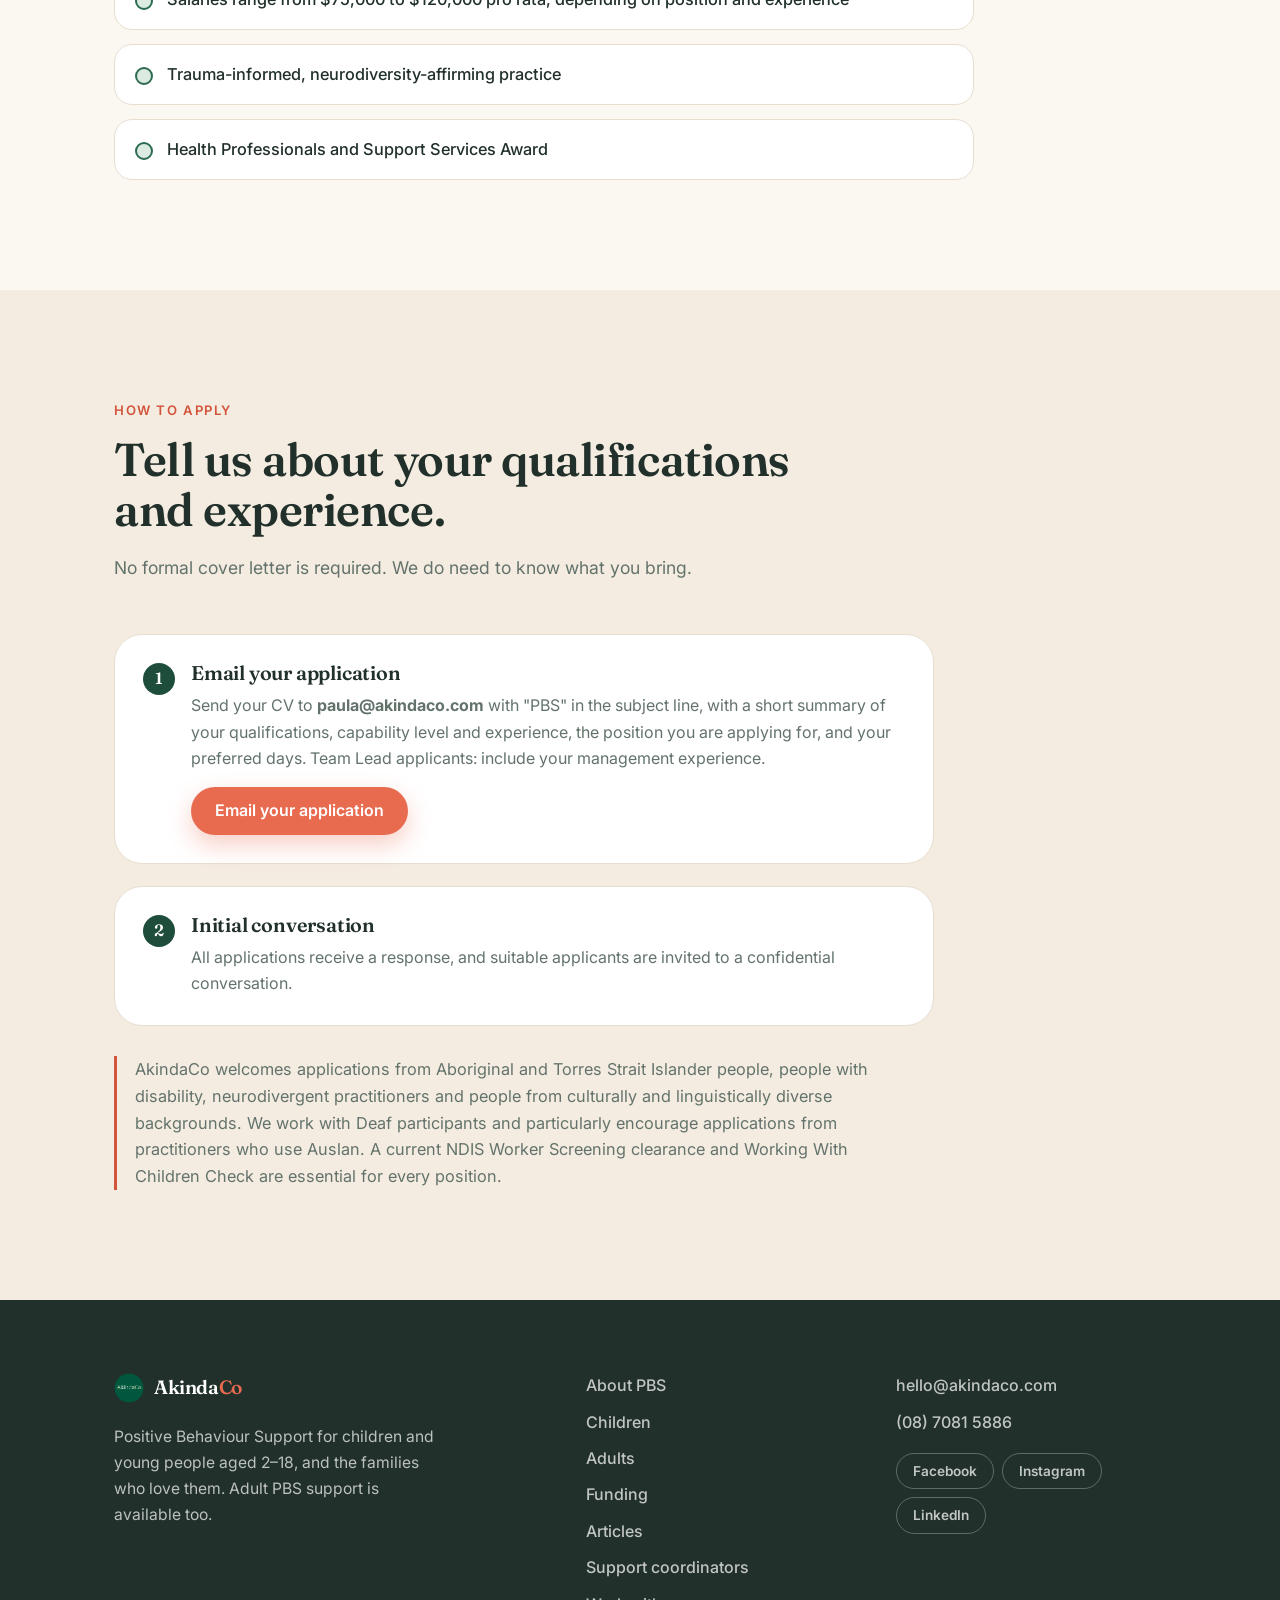
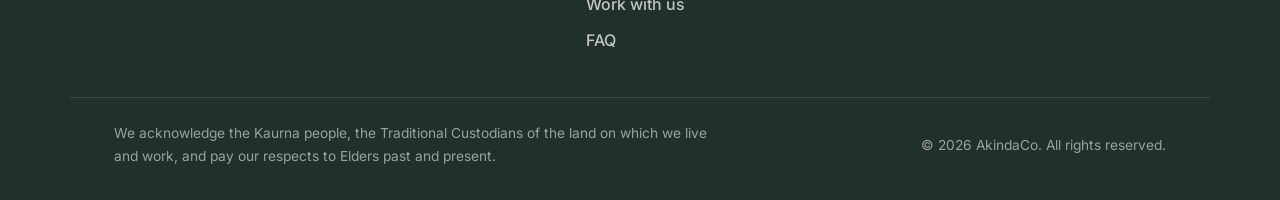
<file: careers/index.html>
<!doctype html>
<html lang="en-AU">
<head>
  <meta charset="utf-8" />
  <meta name="viewport" content="width=device-width, initial-scale=1" />
  <title>PBS Team Lead and Practitioner Positions | Work With Us | AkindaCo Adelaide</title>
  <meta name="description" content="AkindaCo is recruiting a Positive Behaviour Support Team Lead and Proficient PBS Practitioners in Adelaide and regional South Australia. Shape a growing service within a systemic practice. Part-time or full-time, hybrid. Employment terms published in full." />
  <meta name="theme-color" content="#1E4D3B" />
  <link rel="canonical" href="https://pbs.akindaco.com/careers/" />

  <link rel="icon" href="/favicon.svg" type="image/svg+xml" />

  <link rel="preconnect" href="https://fonts.googleapis.com" />
  <link rel="preconnect" href="https://fonts.gstatic.com" crossorigin />
  <link href="https://fonts.googleapis.com/css2?family=Fraunces:opsz,wght@9..144,400;9..144,500;9..144,600;9..144,700&family=Inter:wght@400;500;600;700&display=swap" rel="stylesheet" />

  <link rel="stylesheet" href="/styles.css" />

  <meta property="og:title" content="Work with AkindaCo: PBS Team Lead and Practitioner positions" />
  <meta property="og:description" content="Shape a growing Positive Behaviour Support service within a systemic practice. Part-time or full-time, hybrid. Adelaide and regional South Australia." />
  <meta property="og:type" content="website" />
  <meta property="og:url" content="https://pbs.akindaco.com/careers/" />
  <meta property="og:site_name" content="AkindaCo" />
  <meta property="og:image" content="https://pbs.akindaco.com/logo.png" />
  <meta name="twitter:card" content="summary" />
  <meta name="twitter:title" content="Work with AkindaCo: PBS Team Lead and Practitioner positions" />
  <meta name="twitter:description" content="Shape a growing Positive Behaviour Support service within a systemic practice. Part-time or full-time, hybrid." />

  <script type="application/ld+json">
  {
    "@context": "https://schema.org",
    "@graph": [
      {
        "@type": "JobPosting",
        "@id": "https://pbs.akindaco.com/careers/#lead",
        "title": "Positive Behaviour Support Team Lead",
        "description": "<p>AkindaCo is recruiting a Positive Behaviour Support Team Lead in Adelaide, due to demand on our behaviour support waitlist and the planned expansion of the service. The Team Lead provides clinical leadership of the PBS team, has influence over how behaviour support operates within the organisation, shapes the development of the service, and holds a clinical caseload. The position sits within a systemic practice alongside family therapists, psychotherapists and an in-house support work team. Applicants must hold an allied health qualification and be at Proficient, Advanced or Specialist level under the NDIS Positive Behaviour Support Capability Framework. Management experience is essential. Part-time or full-time, hybrid across our North Adelaide and Salisbury clinics, outreach and home-based days. Applications from regional South Australia are welcome. Remuneration is determined by capability level and scope. Employee under the Health Professionals and Support Services Award.</p><p>To apply, email your CV and a short summary of your relevant qualifications and experience to paula@akindaco.com with PBS in the subject line.</p>",
        "datePosted": "2026-09-25",
        "validThrough": "2026-12-31T23:59",
        "employmentType": ["FULL_TIME", "PART_TIME"],
        "hiringOrganization": { "@type": "Organization", "name": "AkindaCo", "sameAs": "https://www.akindaco.com/", "logo": "https://pbs.akindaco.com/logo.png" },
        "jobLocation": [
          { "@type": "Place", "address": { "@type": "PostalAddress", "streetAddress": "Suite 21, 183 Tynte Street", "addressLocality": "North Adelaide", "addressRegion": "SA", "postalCode": "5006", "addressCountry": "AU" } },
          { "@type": "Place", "address": { "@type": "PostalAddress", "streetAddress": "26 Commercial Road", "addressLocality": "Salisbury", "addressRegion": "SA", "postalCode": "5108", "addressCountry": "AU" } },
          { "@type": "Place", "name": "Regional South Australia", "address": { "@type": "PostalAddress", "addressRegion": "SA", "addressCountry": "AU" } }
        ],
        "directApply": true,
        "industry": "Disability services",
        "occupationalCategory": "Positive Behaviour Support Team Lead"
      },
      {
        "@type": "JobPosting",
        "@id": "https://pbs.akindaco.com/careers/#practitioner",
        "title": "Positive Behaviour Support Practitioner (Proficient or Advanced)",
        "description": "<p>AkindaCo is recruiting experienced Positive Behaviour Support Practitioners at Proficient and Advanced level in Adelaide, due to demand on our behaviour support waitlist and the planned expansion of the service. These are clinical positions for practitioners who want to develop a clinical specialism, with no operational management or administrative responsibilities. The positions sit within a systemic practice alongside family therapists, psychotherapists and an in-house support work team, with structured clinical supervision, a mapped progression pathway and a graduated billable expectation of 24 hours per week at full-time, pro rata. Applicants must hold an allied health qualification and prior experience in a therapy role. AkindaCo is not currently recruiting new graduates and plans to do so in 2027. Part-time or full-time, hybrid across our North Adelaide and Salisbury clinics, outreach and home-based days. Applications from regional South Australia are welcome. Remuneration from $75,000 pro rata at Proficient level and from $95,000 pro rata at Advanced level. Employee under the Health Professionals and Support Services Award.</p><p>To apply, email your CV and a short summary of your relevant qualifications and experience to paula@akindaco.com with PBS in the subject line.</p>",
        "datePosted": "2026-09-25",
        "validThrough": "2026-12-31T23:59",
        "employmentType": ["FULL_TIME", "PART_TIME"],
        "hiringOrganization": { "@type": "Organization", "name": "AkindaCo", "sameAs": "https://www.akindaco.com/", "logo": "https://pbs.akindaco.com/logo.png" },
        "jobLocation": [
          { "@type": "Place", "address": { "@type": "PostalAddress", "streetAddress": "Suite 21, 183 Tynte Street", "addressLocality": "North Adelaide", "addressRegion": "SA", "postalCode": "5006", "addressCountry": "AU" } },
          { "@type": "Place", "address": { "@type": "PostalAddress", "streetAddress": "26 Commercial Road", "addressLocality": "Salisbury", "addressRegion": "SA", "postalCode": "5108", "addressCountry": "AU" } },
          { "@type": "Place", "name": "Regional South Australia", "address": { "@type": "PostalAddress", "addressRegion": "SA", "addressCountry": "AU" } }
        ],
        "baseSalary": { "@type": "MonetaryAmount", "currency": "AUD", "value": { "@type": "QuantitativeValue", "minValue": 75000, "maxValue": 120000, "unitText": "YEAR" } },
        "directApply": true,
        "industry": "Disability services",
        "occupationalCategory": "Positive Behaviour Support Practitioner"
      },
      {
        "@type": "BreadcrumbList",
        "itemListElement": [
          { "@type": "ListItem", "position": 1, "name": "Home", "item": "https://pbs.akindaco.com/" },
          { "@type": "ListItem", "position": 2, "name": "Work with us" }
        ]
      }
    ]
  }
  </script>
</head>
<body>
  <a class="skip-link" href="#main">Skip to content</a>

  <header class="site-header" id="top">
    <div class="wrap header-inner">
      <a class="brand" href="/" aria-label="AkindaCo home">
        <img class="brand-mark" src="/logo.png" alt="" width="40" height="40" />
        <span class="brand-name">Akinda<span class="brand-co">Co</span></span>
      </a>

      <nav class="nav" aria-label="Primary">
        <a href="/#pbs">About PBS</a>
        <a href="/">Children</a>
        <a href="/adult-behaviour-support/">Adults</a>
        <a href="/#funding">Funding</a>
        <a href="/articles/">Articles</a>
        <a href="/for-support-coordinators/">Support coordinators</a>
        <a href="/careers/">Work with us</a>
        <a href="/#faq">FAQ</a>
      </nav>

      <a class="btn btn-primary btn-sm nav-cta" href="#apply">Apply now</a>

      <button class="nav-toggle" aria-label="Open menu" aria-expanded="false" aria-controls="mobile-nav">
        <span></span><span></span><span></span>
      </button>
    </div>

    <div class="mobile-nav" id="mobile-nav" hidden>
      <a href="/#pbs">About PBS</a>
      <a href="/">Children</a>
      <a href="/adult-behaviour-support/">Adults</a>
      <a href="/#funding">Funding</a>
      <a href="/articles/">Articles</a>
      <a href="/for-support-coordinators/">Support coordinators</a>
      <a href="/careers/">Work with us</a>
      <a href="/#faq">FAQ</a>
      <a class="btn btn-primary" href="#apply">Apply now</a>
    </div>
  </header>

  <main id="main">

    <!-- ============ HERO ============ -->
    <section class="coord-hero">
      <div class="wrap coord-hero-inner">
        <p class="kicker reveal">Work with us</p>
        <h1 class="coord-hero-title reveal">Shape a Positive Behaviour Support service.</h1>
        <p class="status-pill reveal"><span class="status-dot" aria-hidden="true"></span> Recruiting now: PBS Team Lead and Proficient Practitioners</p>
        <p class="coord-hero-lede reveal">
          AkindaCo is recruiting in response to demand and our PBS waitlist. Following the
          initial establishment of the team, we are expanding the service across Adelaide and
          regional South Australia. Every position is part-time or full-time, hybrid, and sits
          within a systemic practice alongside family therapists, psychotherapists and an in-house
          support work team.
        </p>
        <div class="hero-actions reveal">
          <a class="btn btn-primary btn-lg" href="#lead">
            PBS Team Lead
            <svg viewBox="0 0 24 24" width="18" height="18" aria-hidden="true"><path fill="none" stroke="currentColor" stroke-width="2.2" stroke-linecap="round" stroke-linejoin="round" d="M5 12h14M13 6l6 6-6 6"/></svg>
          </a>
          <a class="btn btn-ghost btn-lg" href="#practitioners">Practitioner positions</a>
        </div>
        <p class="coord-hero-reassure reveal">All positions require an allied health qualification and prior clinical experience. We are not currently recruiting new graduates, but we plan to in 2027. If you are a new graduate interested in working with us, keep an eye on this page.</p>
      </div>
    </section>

    <!-- ============ PBS TEAM LEAD ============ -->
    <section class="section wraparound" id="lead">
      <div class="wrap wraparound-inner">
        <div class="wraparound-copy reveal">
          <p class="kicker">PBS Team Lead</p>
          <h2>Are you looking for your next challenge?</h2>
          <p>
            Would you like to have influence over how Positive Behaviour Support runs in an
            organisation, and to shape the development of a service as it grows? Would you like to
            collaborate with a broader allied health and support work team, and to see behaviour
            support plans implemented in reality rather than filed?
          </p>
          <p>
            AkindaCo is seeking an experienced practitioner to lead its PBS team.
          </p>
        </div>
        <ul class="wraparound-list reveal">
          <li>Clinical leadership of the PBS team, with a caseload</li>
          <li>Influence over how behaviour support operates across the organisation</li>
          <li>Shape the service: standards, supervision, training and progression</li>
          <li>Collaborate with family therapists, psychotherapists and in-house support workers</li>
          <li>See plans implemented by a team you help train</li>
          <li>Part-time or full-time, hybrid</li>
        </ul>
      </div>
      <div class="wrap">
        <p class="coord-note reveal" style="border-left-color: var(--sun); color: rgba(255,255,255,.88); margin-top: 34px;">
          <strong>Essential:</strong> an allied health qualification; Proficient, Advanced or Specialist level under the NDIS Positive Behaviour Support Capability Framework; and management experience.
        </p>
      </div>
    </section>

    <!-- ============ PRACTITIONERS ============ -->
    <section class="section expect" id="practitioners">
      <div class="wrap">
        <div class="section-head reveal">
          <p class="kicker">Proficient Practitioners</p>
          <h2>Clinical specialism, without the operational load.</h2>
          <p class="section-sub">
            For experienced Proficient practitioners who want to deepen their clinical practice.
            Advanced practitioners are also welcome to apply.
          </p>
        </div>

        <ul class="expect-grid">
          <li class="expect-card reveal">
            <h3>The position</h3>
            <p>A clinical caseload across home, school and community settings, children through to adults. No operational management and no administrative responsibilities.</p>
          </li>
          <li class="expect-card reveal">
            <h3>Development</h3>
            <p>Structured group and individual clinical supervision from senior practitioners, and a mapped pathway from Proficient to Advanced. Senior positions are filled through internal promotion wherever possible.</p>
          </li>
          <li class="expect-card reveal">
            <h3>Terms</h3>
            <p>Part-time or full-time, hybrid. Billable expectation of 24 hours per week at full-time, pro rata, graduated over the first months.</p>
          </li>
        </ul>

        <p class="coord-note reveal">
          <strong>Essential:</strong> an allied health qualification, prior experience in a therapy role, and Proficient level or above.
        </p>
      </div>
    </section>

    <!-- ============ WHY AKINDACO ============ -->
    <section class="section rights" id="why">
      <div class="wrap">
        <div class="section-head reveal">
          <p class="kicker">Why AkindaCo</p>
          <h2>A systemic practice, built for implementation.</h2>
        </div>

        <ul class="coord-list">
          <li class="reveal">Family therapy, psychotherapy, early childhood services and support work in the same organisation as behaviour support</li>
          <li class="reveal">An in-house support work team, trained in the plan by the practitioner who wrote it</li>
          <li class="reveal">Practice grounded in the Multi-Element Behaviour Support framework</li>
          <li class="reveal">Hybrid: clinic days at North Adelaide and Salisbury, outreach, and home-based days</li>
          <li class="reveal">Applications welcome from regional South Australia</li>
          <li class="reveal">Salaries range from $75,000 to $120,000 pro rata, depending on position and experience</li>
          <li class="reveal">Trauma-informed, neurodiversity-affirming practice</li>
          <li class="reveal">Health Professionals and Support Services Award</li>
        </ul>
      </div>
    </section>

    <!-- ============ HOW TO APPLY ============ -->
    <section class="section contact" id="apply">
      <div class="wrap">
        <div class="section-head reveal">
          <p class="kicker">How to apply</p>
          <h2>Tell us about your qualifications and experience.</h2>
          <p class="section-sub">No formal cover letter is required. We do need to know what you bring.</p>
        </div>

        <ol class="coord-steps">
          <li class="reveal">
            <h3>Email your application</h3>
            <p>
              Send your CV to <strong>paula@akindaco.com</strong> with "PBS" in the subject line,
              with a short summary of your qualifications, capability level and experience, the
              position you are applying for, and your preferred days. Team Lead applicants: include
              your management experience.
            </p>
            <p>
              <a class="btn btn-primary" href="mailto:paula@akindaco.com?subject=PBS">Email your application</a>
            </p>
          </li>
          <li class="reveal">
            <h3>Initial conversation</h3>
            <p>All applications receive a response, and suitable applicants are invited to a confidential conversation.</p>
          </li>
        </ol>

        <p class="coord-note reveal">
          AkindaCo welcomes applications from Aboriginal and Torres Strait Islander people, people
          with disability, neurodivergent practitioners and people from culturally and linguistically
          diverse backgrounds. We work with Deaf participants and particularly encourage applications
          from practitioners who use Auslan. A current NDIS Worker Screening clearance and Working With
          Children Check are essential for every position.
        </p>
      </div>
    </section>

  </main>

  <footer class="site-footer">
    <div class="wrap footer-inner">
      <div class="footer-brand">
        <a class="brand" href="/" aria-label="AkindaCo home">
          <img class="brand-mark" src="/logo.png" alt="" width="30" height="30" />
          <span class="brand-name">Akinda<span class="brand-co">Co</span></span>
        </a>
        <p>Positive Behaviour Support for children and young people aged 2–18, and the families who love them. Adult PBS support is available too.</p>
      </div>

      <nav class="footer-nav" aria-label="Footer">
        <a href="/#pbs">About PBS</a>
        <a href="/">Children</a>
        <a href="/adult-behaviour-support/">Adults</a>
        <a href="/#funding">Funding</a>
        <a href="/articles/">Articles</a>
        <a href="/for-support-coordinators/">Support coordinators</a>
        <a href="/careers/">Work with us</a>
        <a href="/#faq">FAQ</a>
      </nav>

      <div class="footer-contact">
        <a href="mailto:hello@akindaco.com">hello@akindaco.com</a>
        <a href="tel:0870815886">(08) 7081 5886</a>
        <div class="footer-social" aria-label="AkindaCo on social media">
          <a href="https://www.facebook.com/akindaco" target="_blank" rel="noopener">Facebook</a>
          <a href="https://www.instagram.com/akindaco/" target="_blank" rel="noopener">Instagram</a>
          <a href="https://www.linkedin.com/company/77436935/" target="_blank" rel="noopener">LinkedIn</a>
        </div>
      </div>
    </div>

    <div class="wrap footer-bottom">
      <p class="acknowledgement">We acknowledge the Kaurna people, the Traditional Custodians of the land on which we live and work, and pay our respects to Elders past and present.</p>
      <p class="copyright">© <span id="year">2026</span> AkindaCo. All rights reserved.</p>
    </div>
  </footer>

  <script src="/main.js"></script>
</body>
</html>
</file>
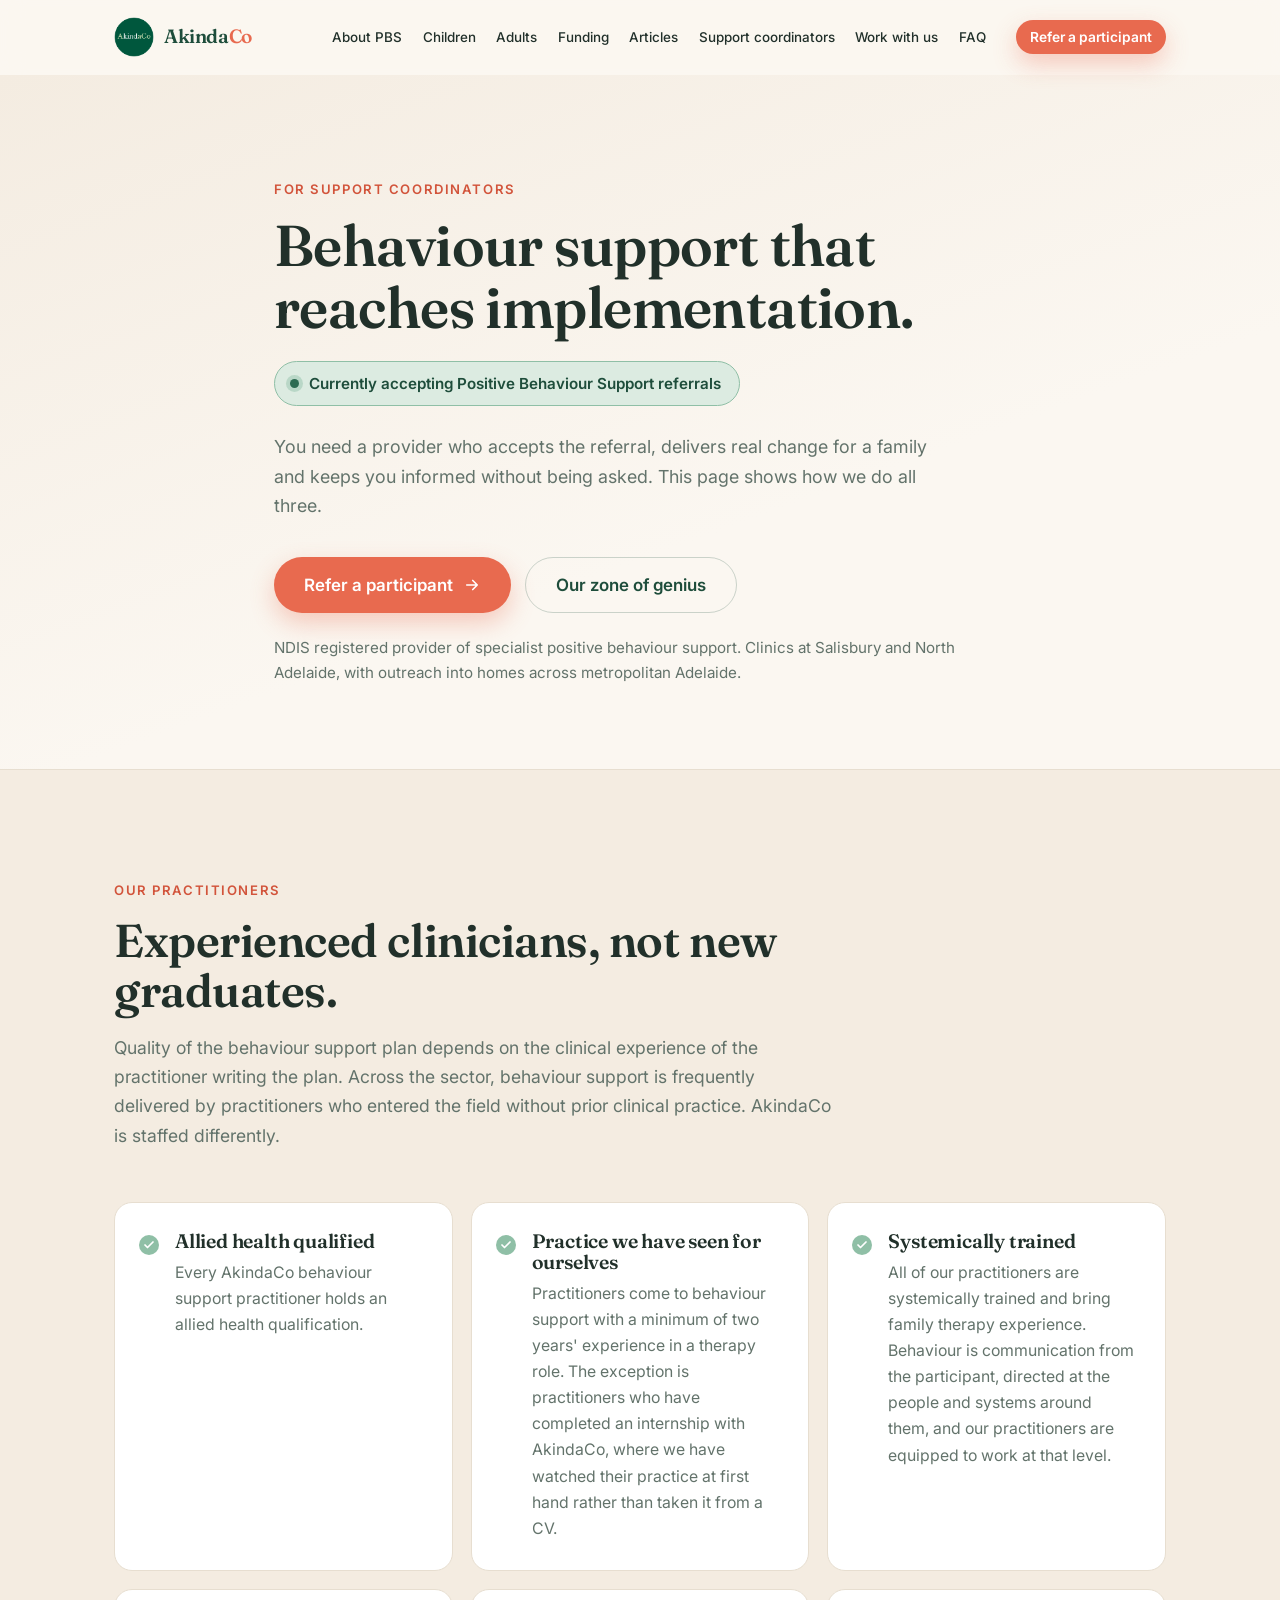
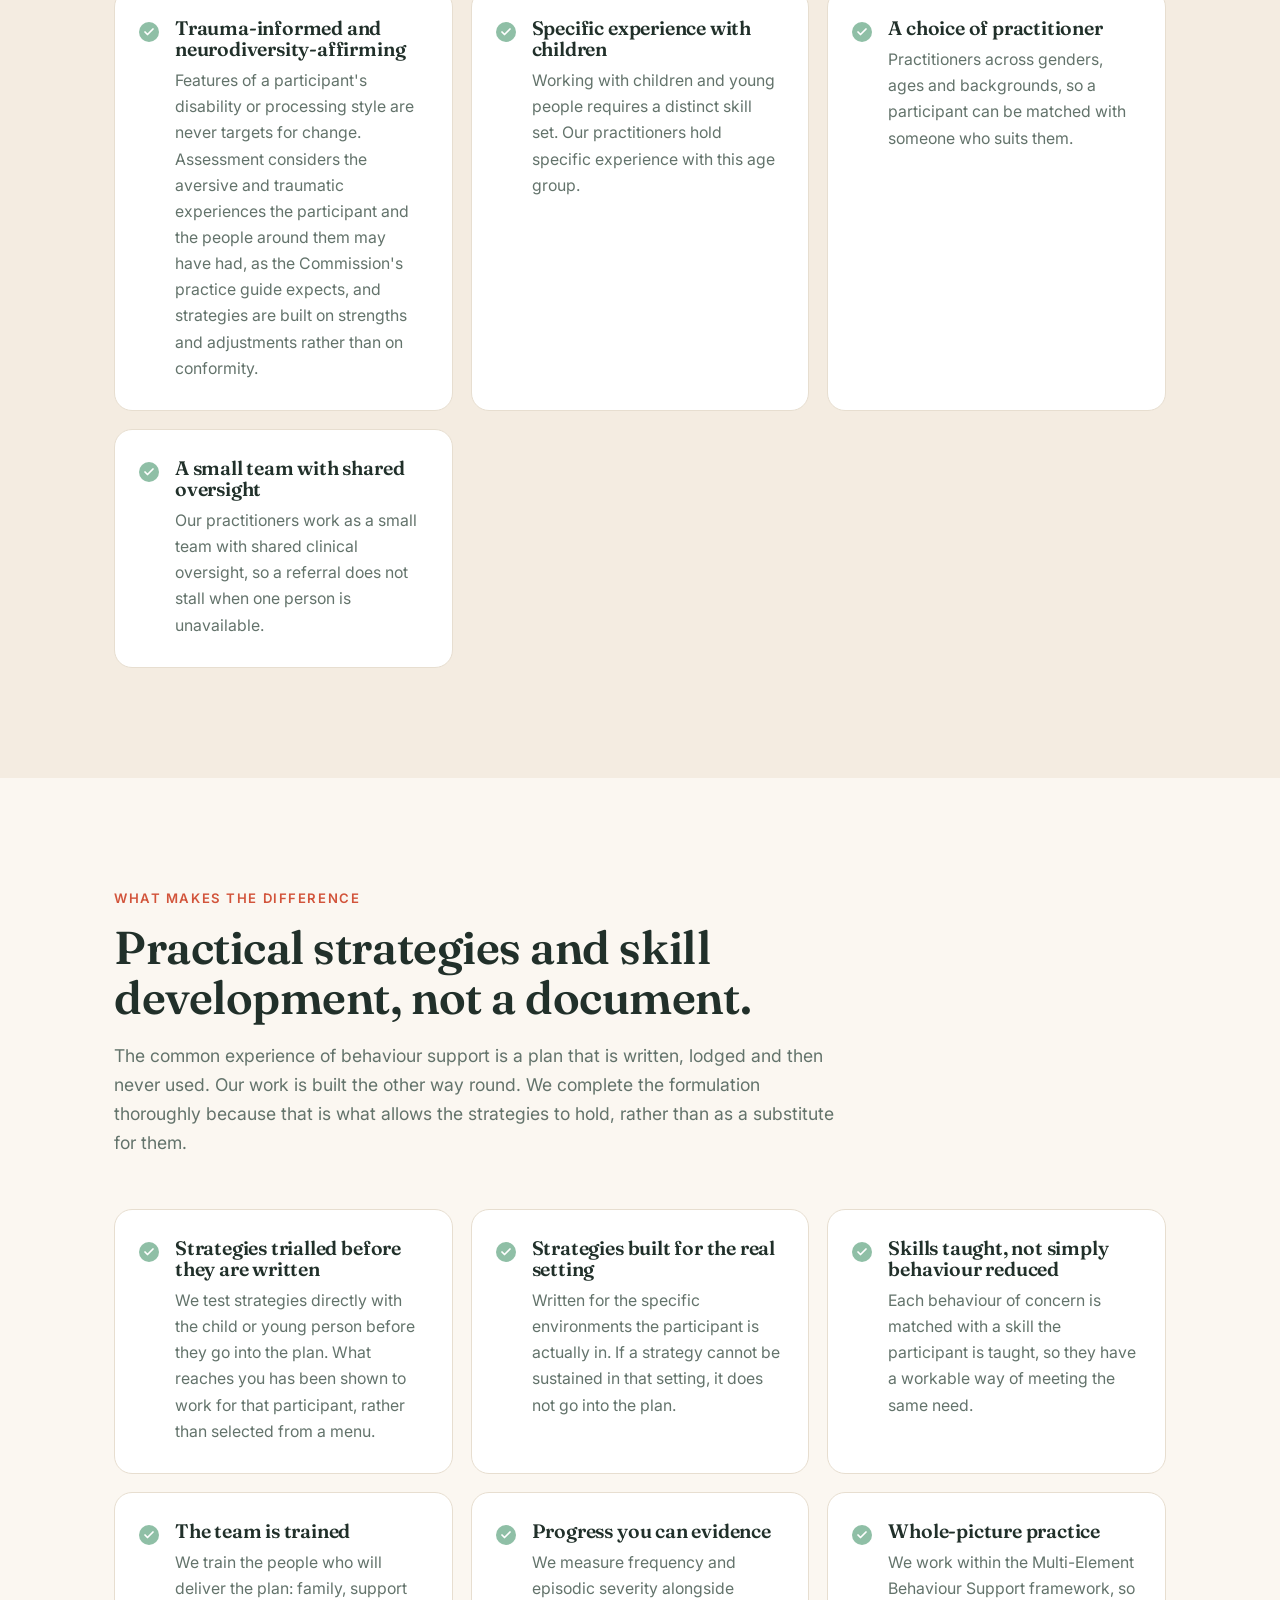
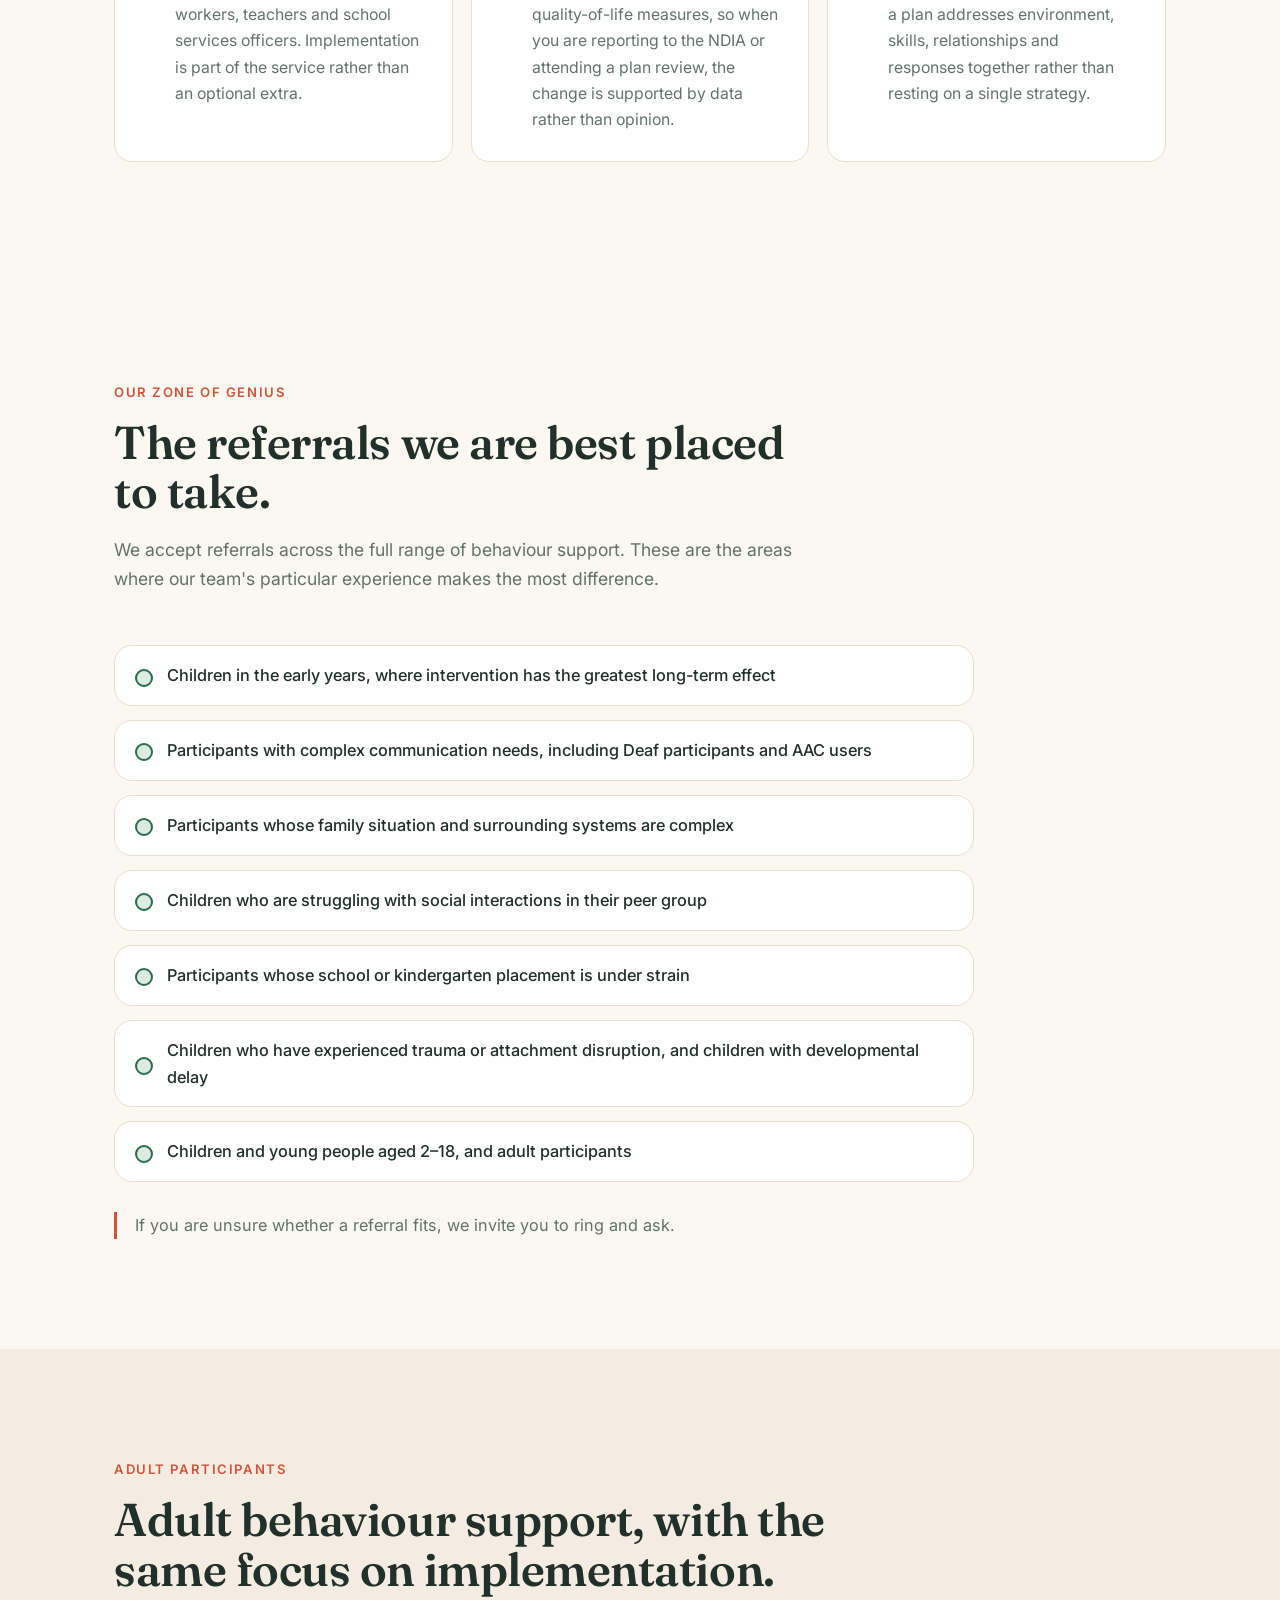
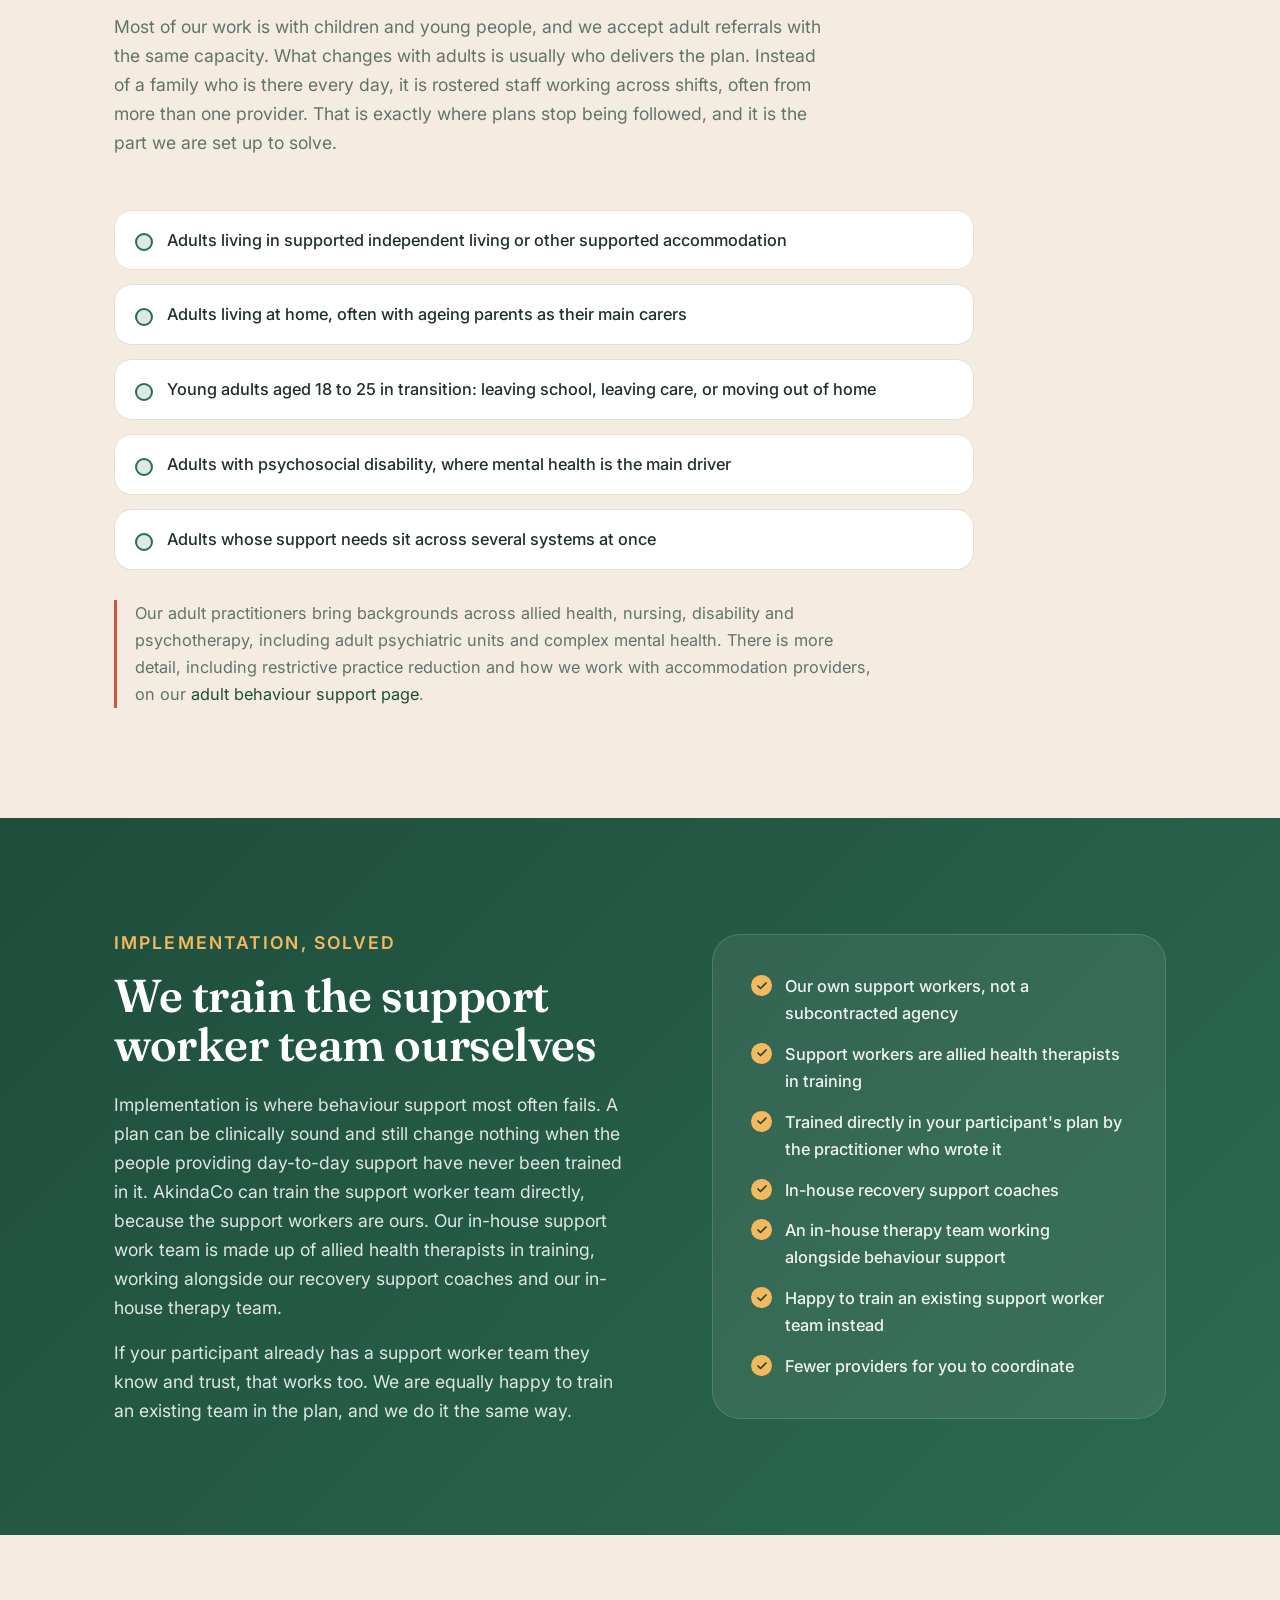
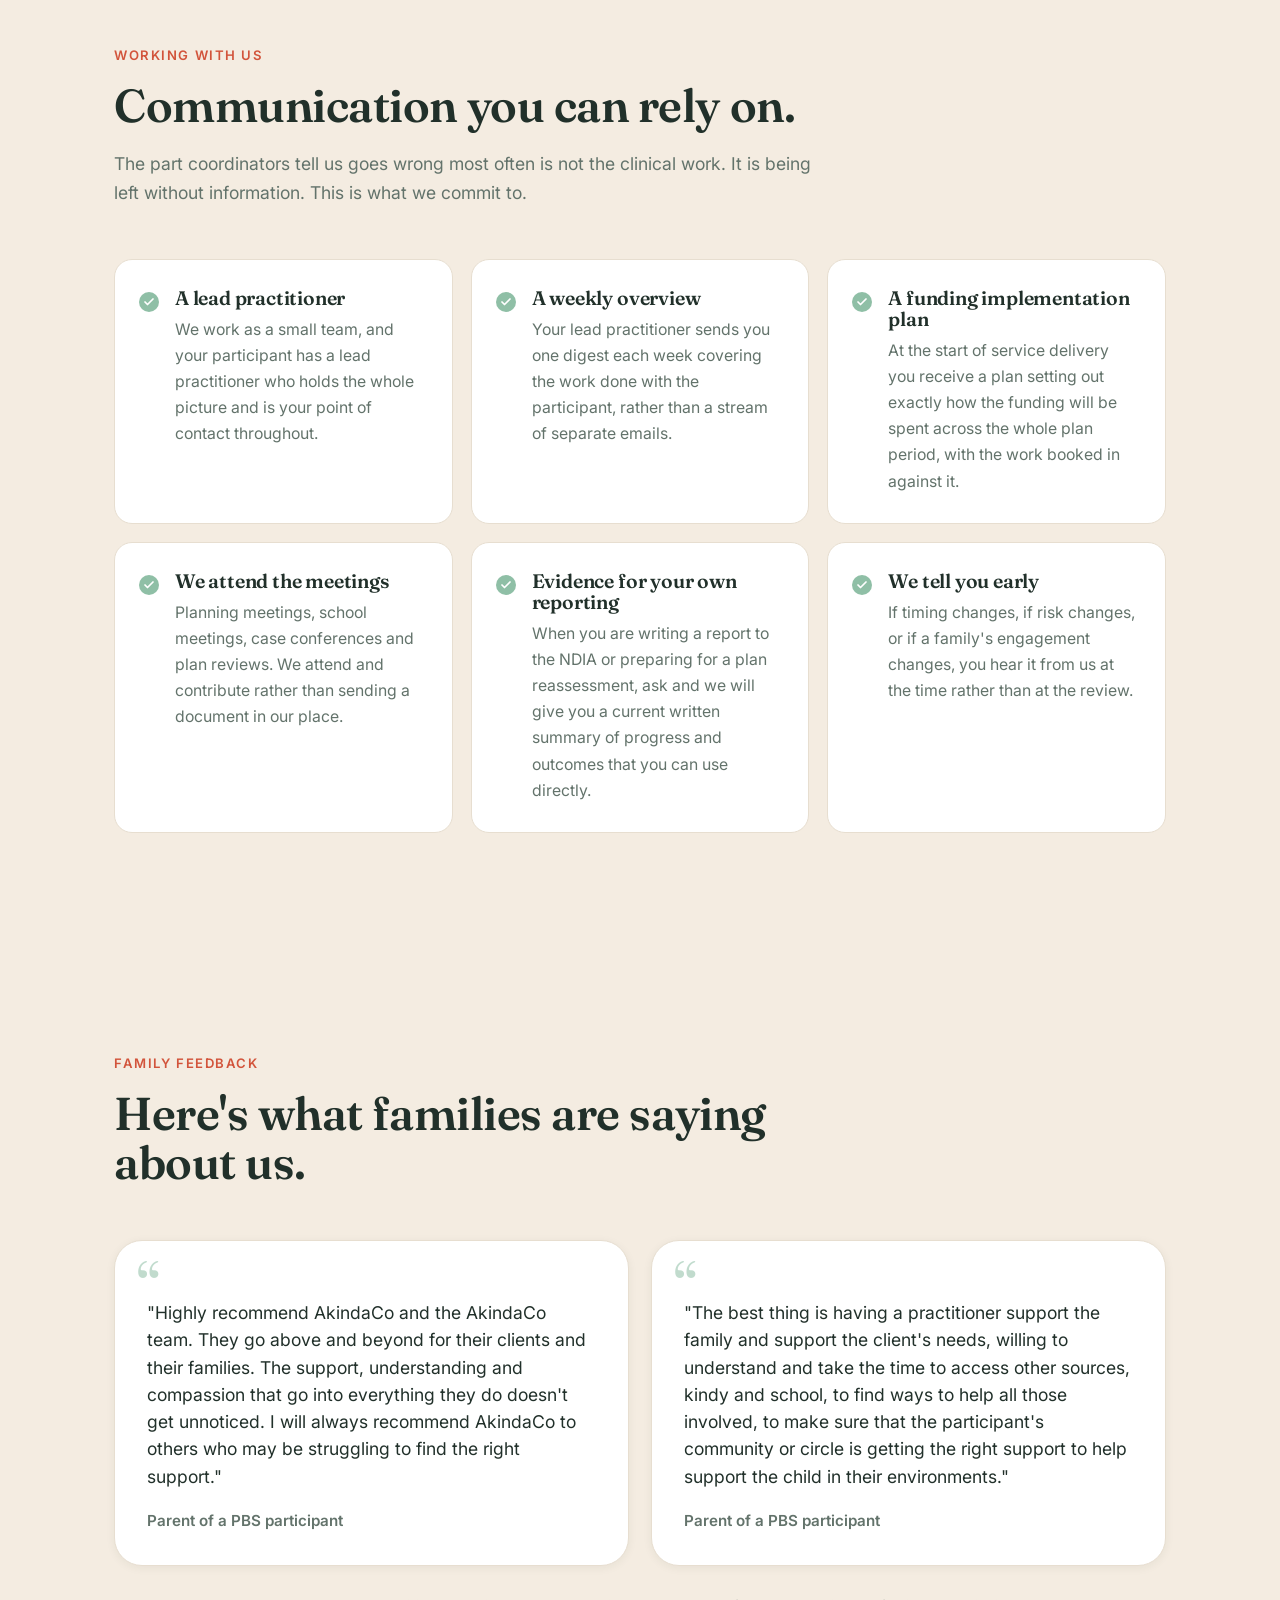
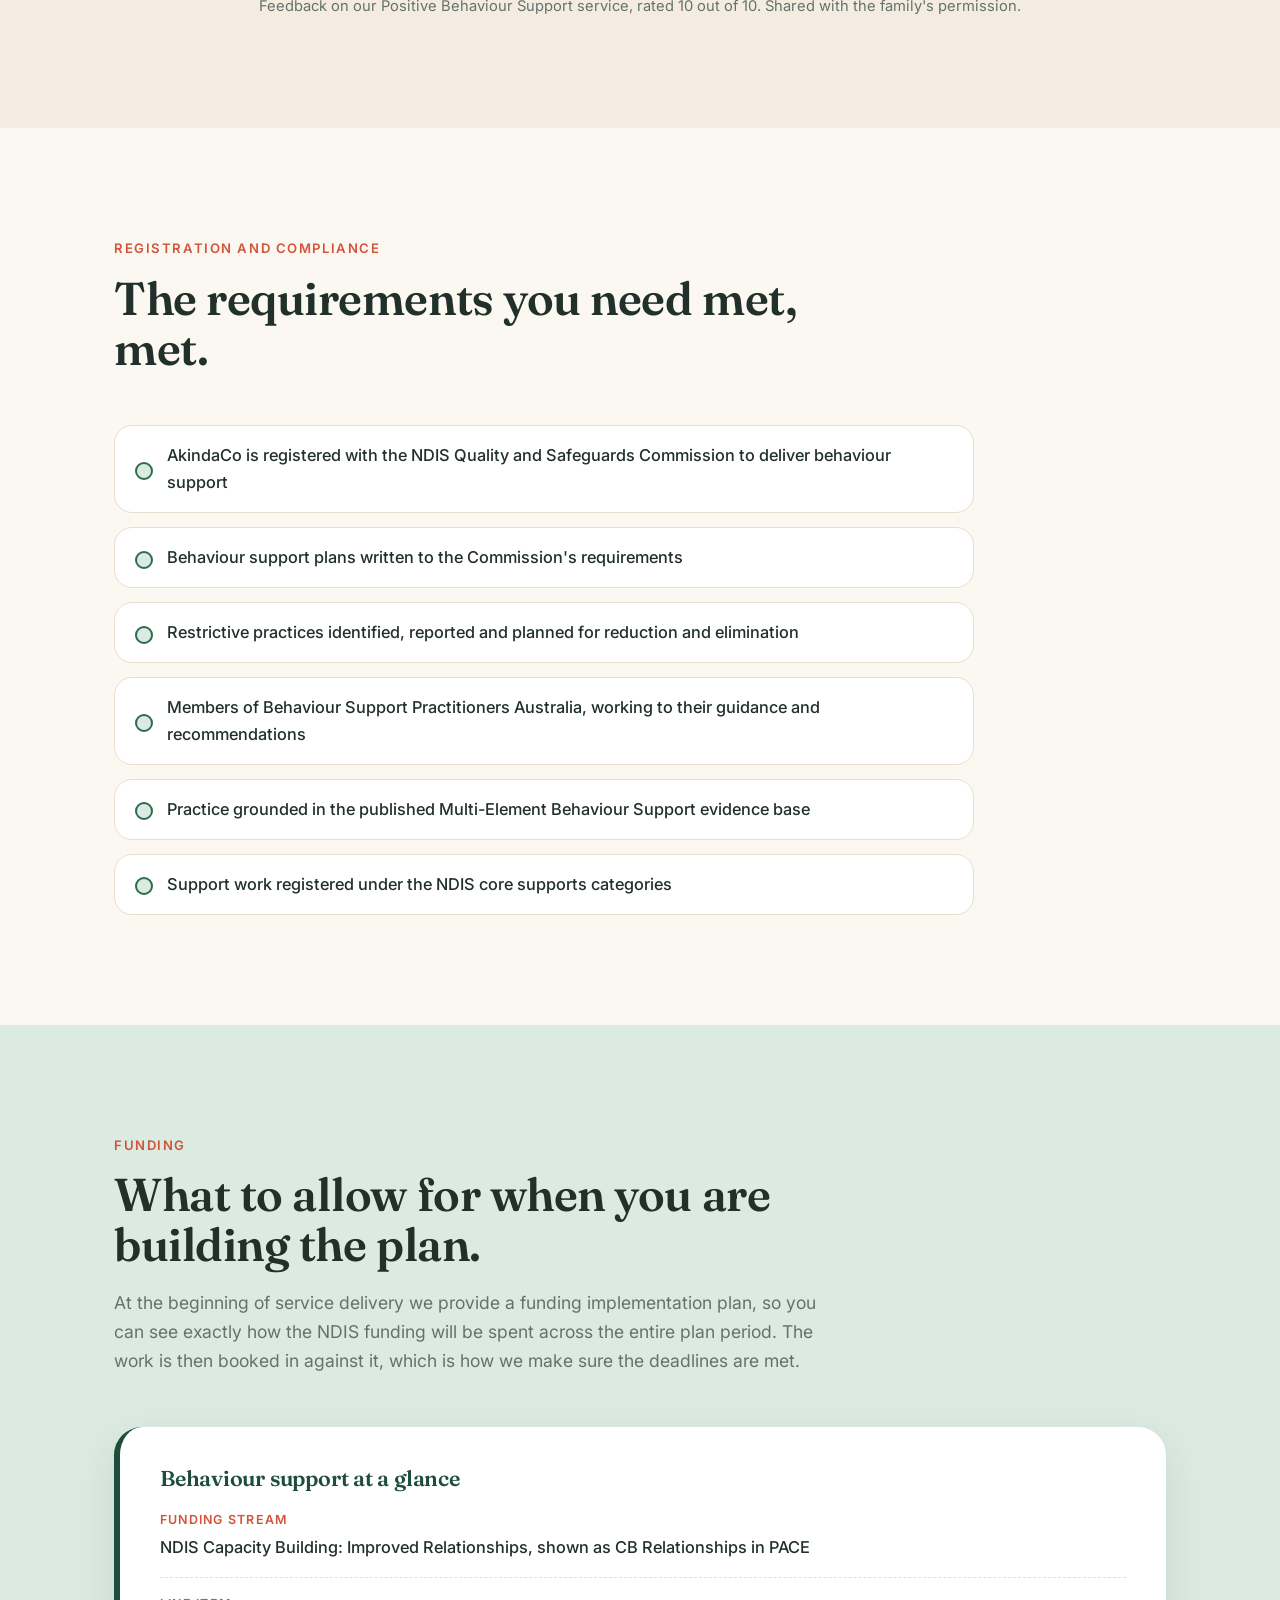
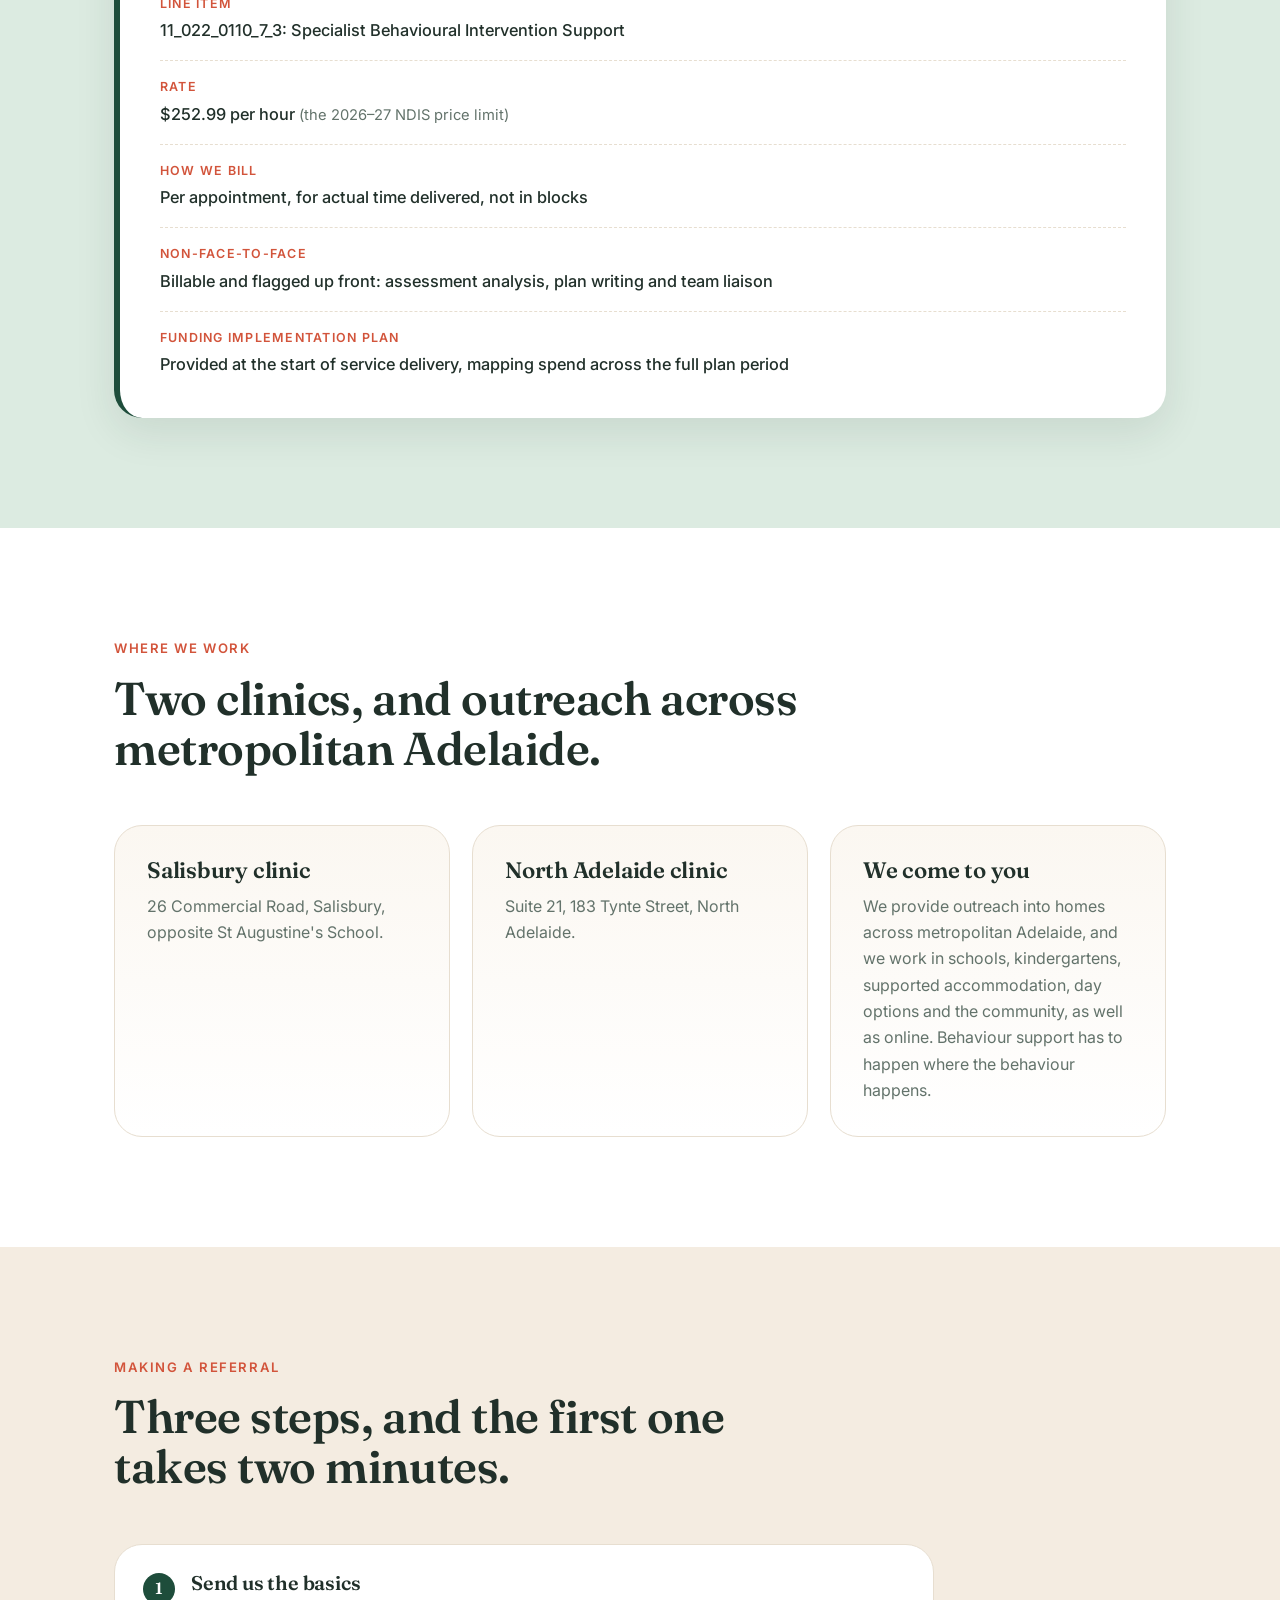
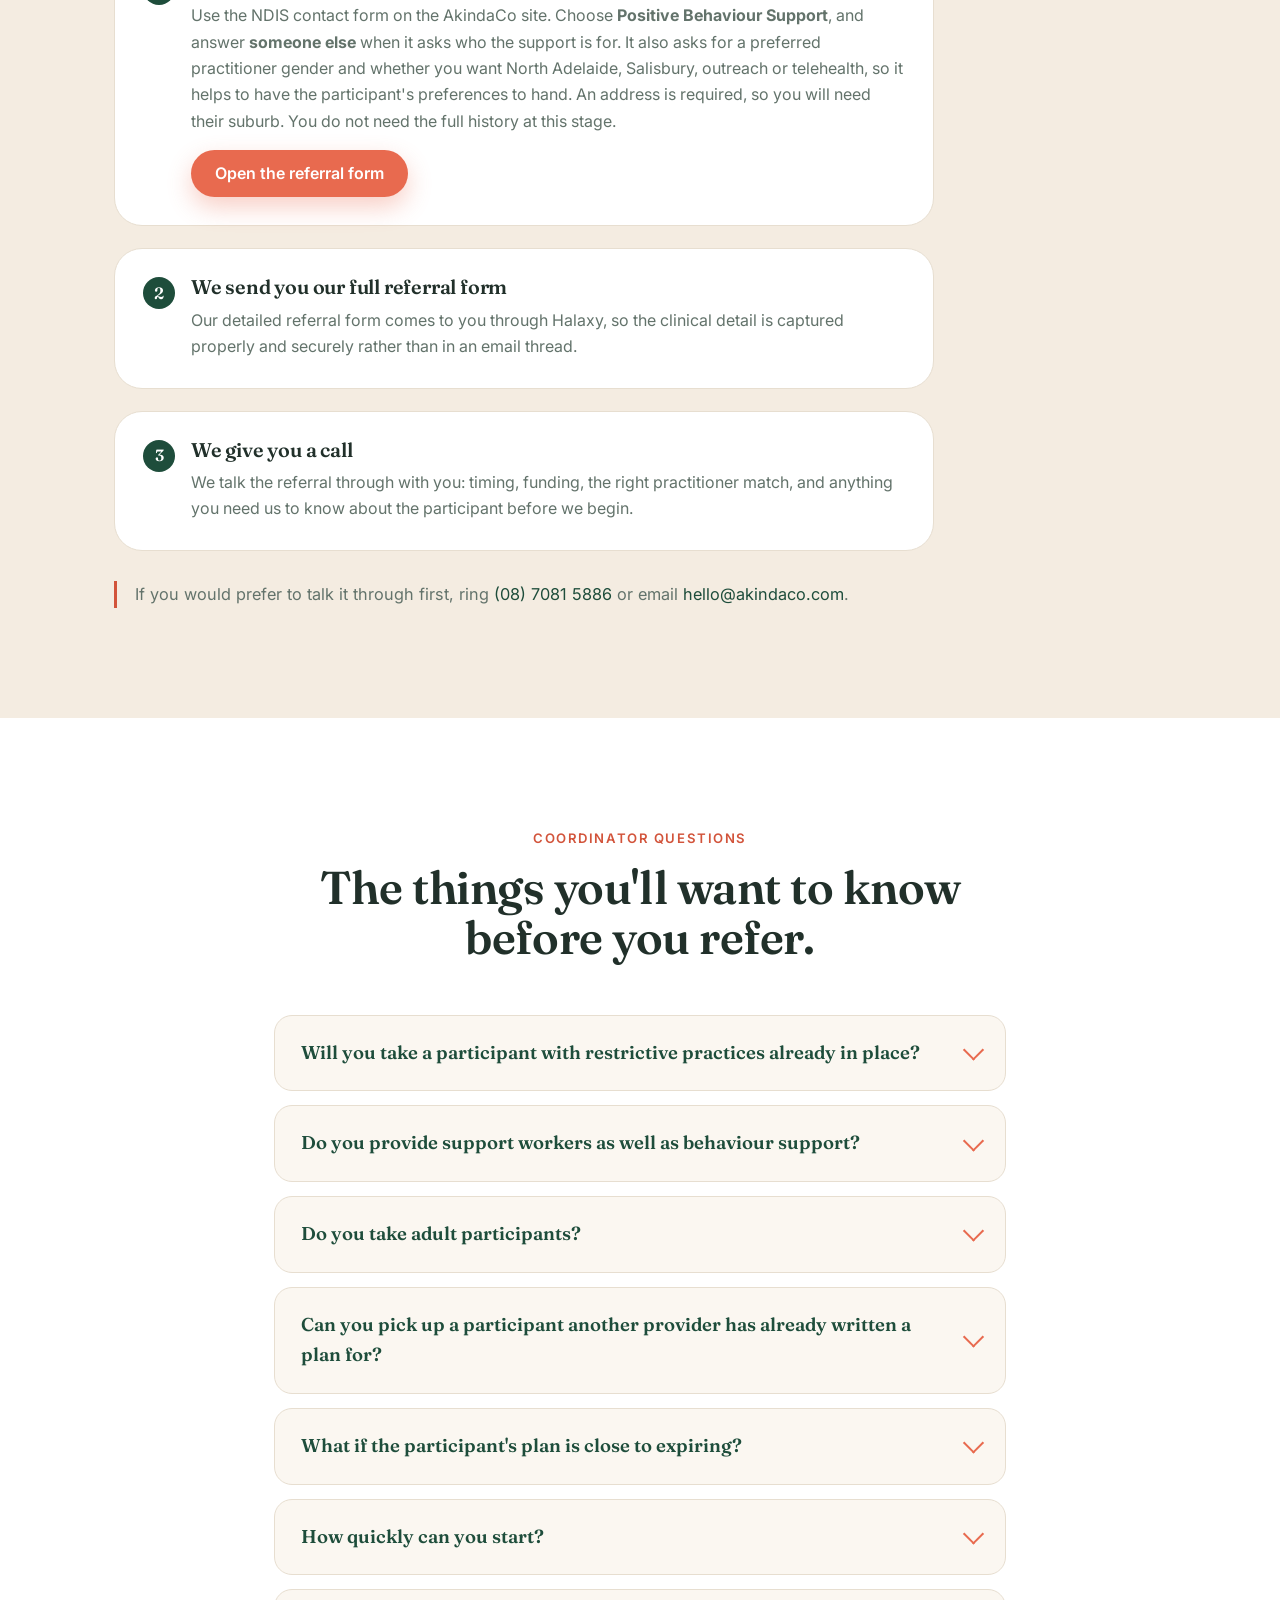
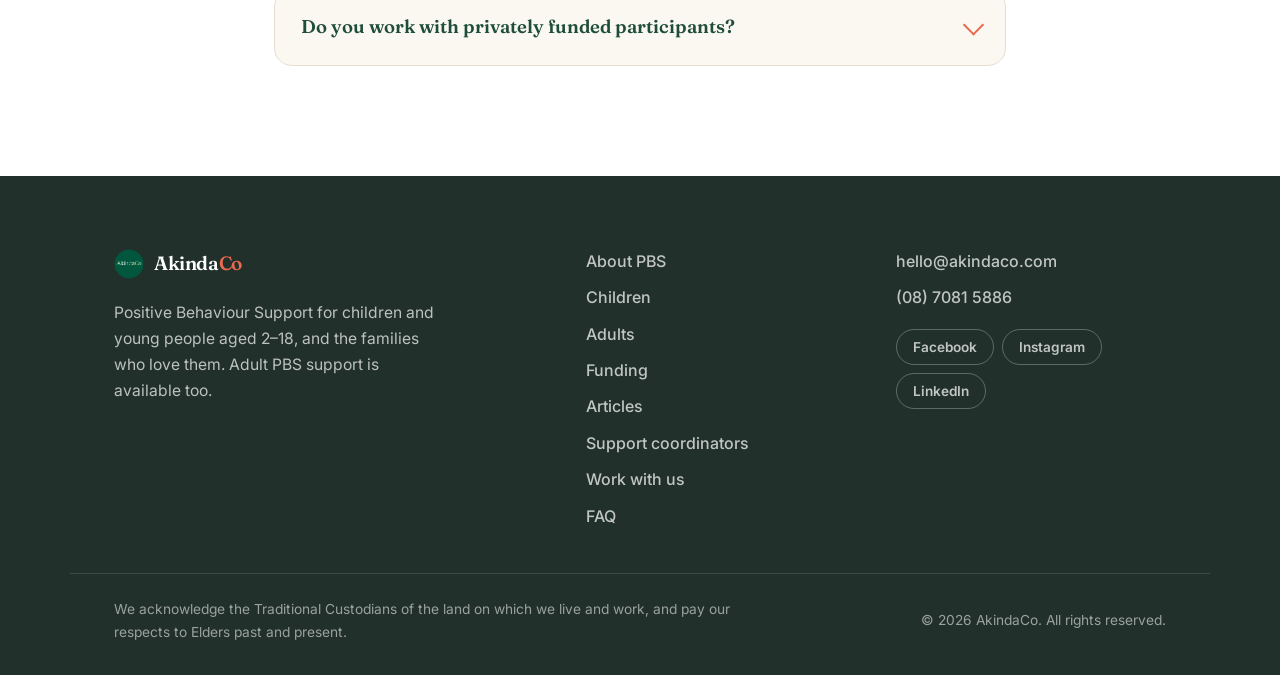
<file: for-support-coordinators/index.html>
<!doctype html>
<html lang="en-AU">
<head>
  <meta charset="utf-8" />
  <meta name="viewport" content="width=device-width, initial-scale=1" />
  <title>NDIS Behaviour Support Referrals for Support Coordinators | Adelaide | AkindaCo</title>
  <meta name="description" content="Currently accepting Positive Behaviour Support referrals. Clinics at Salisbury and North Adelaide, with outreach into homes across metropolitan Adelaide. Experienced allied health practitioners, in-house support work team, and how to refer a participant." />
  <meta name="theme-color" content="#1E4D3B" />
  <link rel="canonical" href="https://pbs.akindaco.com/for-support-coordinators/" />

  <link rel="icon" href="/favicon.svg" type="image/svg+xml" />

  <link rel="preconnect" href="https://fonts.googleapis.com" />
  <link rel="preconnect" href="https://fonts.gstatic.com" crossorigin />
  <link href="https://fonts.googleapis.com/css2?family=Fraunces:opsz,wght@9..144,400;9..144,500;9..144,600;9..144,700&family=Inter:wght@400;500;600;700&display=swap" rel="stylesheet" />

  <link rel="stylesheet" href="/styles.css" />

  <meta property="og:title" content="Behaviour support referrals for support coordinators" />
  <meta property="og:description" content="Currently accepting Positive Behaviour Support referrals across metropolitan Adelaide. Experienced allied health practitioners, an in-house support work team, and a clear referral process." />
  <meta property="og:type" content="website" />
  <meta property="og:url" content="https://pbs.akindaco.com/for-support-coordinators/" />
  <meta property="og:site_name" content="AkindaCo" />
  <meta property="og:image" content="https://pbs.akindaco.com/og-support-coordinators.png" />
  <meta property="og:image:width" content="1200" />
  <meta property="og:image:height" content="627" />
  <meta property="og:image:alt" content="Family feedback: They go above and beyond for their clients and their families. AkindaCo is now accepting behaviour support referrals." />
  <meta name="twitter:card" content="summary_large_image" />
  <meta name="twitter:title" content="Behaviour support referrals for support coordinators" />
  <meta name="twitter:description" content="Currently accepting Positive Behaviour Support referrals across metropolitan Adelaide." />
  <meta name="twitter:image" content="https://pbs.akindaco.com/og-support-coordinators.png" />

  <script type="application/ld+json">
  {
    "@context": "https://schema.org",
    "@graph": [
      {
        "@type": "Service",
        "@id": "https://pbs.akindaco.com/for-support-coordinators/#service",
        "name": "NDIS Positive Behaviour Support referrals",
        "serviceType": "Positive Behaviour Support",
        "description": "Positive Behaviour Support for NDIS participants aged 2 to 18 and for adults, including adults in supported accommodation, adults living at home with family, young adults in transition and adults with psychosocial disability. Clinics at Salisbury and North Adelaide, with outreach into homes, schools and the community across metropolitan Adelaide. Referrals accepted from support coordinators, families and other providers.",
        "provider": {
          "@type": "Organization",
          "name": "AkindaCo",
          "url": "https://pbs.akindaco.com/",
          "logo": "https://pbs.akindaco.com/logo.png",
          "telephone": "+61870815886",
          "email": "hello@akindaco.com"
        },
        "areaServed": ["Salisbury SA", "North Adelaide SA", "Adelaide SA"],
        "audience": { "@type": "Audience", "audienceType": "NDIS support coordinators" },
        "offers": {
          "@type": "Offer",
          "priceCurrency": "AUD",
          "price": "252.99",
          "description": "NDIS price limit per hour for 2026-27, line item 11_022_0110_7_3, billed per appointment for actual time delivered."
        }
      },
      {
        "@type": "FAQPage",
        "mainEntity": [
          {
            "@type": "Question",
            "name": "Will you take a participant with restrictive practices already in place?",
            "acceptedAnswer": { "@type": "Answer", "text": "Yes. Identifying, reporting and planning for the reduction and elimination of restrictive practices is part of the work." }
          },
          {
            "@type": "Question",
            "name": "Do you provide support workers as well as behaviour support?",
            "acceptedAnswer": { "@type": "Answer", "text": "Yes. AkindaCo has its own in-house support work team, made up of allied health therapists in training, along with recovery support coaches. Our behaviour support practitioners train them directly in the participant's own plan. We are equally happy to work with an existing support worker team, and we train them in the participant's plan in exactly the same way." }
          },
          {
            "@type": "Question",
            "name": "Do you take adult participants?",
            "acceptedAnswer": { "@type": "Answer", "text": "Yes, with the same capacity as our child referrals. We work with adults in supported accommodation, adults living at home with family, young adults in transition, and adults with psychosocial disability. Our adult practitioners bring backgrounds across allied health, nursing, disability and psychotherapy, including adult psychiatric units and complex mental health." }
          },
          {
            "@type": "Question",
            "name": "Can you pick up a participant another provider has already written a plan for?",
            "acceptedAnswer": { "@type": "Answer", "text": "Yes. We review the existing plan and assessment, use what is sound, and advise you plainly on what requires rebuilding." }
          },
          {
            "@type": "Question",
            "name": "How do I refer a participant to AkindaCo?",
            "acceptedAnswer": { "@type": "Answer", "text": "Send the basic details through the enquiry form at akindaco.com/ndis-contact-us-form, selecting Positive Behaviour Support. We then send you our full referral form through Halaxy, and follow up with a call to talk the referral through. You can also phone (08) 7081 5886." }
          }
        ]
      },
      {
        "@type": "BreadcrumbList",
        "itemListElement": [
          { "@type": "ListItem", "position": 1, "name": "Home", "item": "https://pbs.akindaco.com/" },
          { "@type": "ListItem", "position": 2, "name": "Support coordinators" }
        ]
      }
    ]
  }
  </script>
</head>
<body>
  <a class="skip-link" href="#main">Skip to content</a>

  <header class="site-header" id="top">
    <div class="wrap header-inner">
      <a class="brand" href="/" aria-label="AkindaCo home">
        <img class="brand-mark" src="/logo.png" alt="" width="40" height="40" />
        <span class="brand-name">Akinda<span class="brand-co">Co</span></span>
      </a>

      <nav class="nav" aria-label="Primary">
        <a href="/#pbs">About PBS</a>
        <a href="/">Children</a>
        <a href="/adult-behaviour-support/">Adults</a>
        <a href="/#funding">Funding</a>
        <a href="/articles/">Articles</a>
        <a href="/for-support-coordinators/">Support coordinators</a>
        <a href="/careers/">Work with us</a>
        <a href="/#faq">FAQ</a>
      </nav>

      <a class="btn btn-primary btn-sm nav-cta" href="#refer">Refer a participant</a>

      <button class="nav-toggle" aria-label="Open menu" aria-expanded="false" aria-controls="mobile-nav">
        <span></span><span></span><span></span>
      </button>
    </div>

    <div class="mobile-nav" id="mobile-nav" hidden>
      <a href="/#pbs">About PBS</a>
      <a href="/">Children</a>
      <a href="/adult-behaviour-support/">Adults</a>
      <a href="/#funding">Funding</a>
      <a href="/articles/">Articles</a>
      <a href="/for-support-coordinators/">Support coordinators</a>
        <a href="/careers/">Work with us</a>
      <a href="/#faq">FAQ</a>
      <a class="btn btn-primary" href="#refer">Refer a participant</a>
    </div>
  </header>

  <main id="main">

    <!-- ============ HERO ============ -->
    <section class="coord-hero">
      <div class="wrap coord-hero-inner">
        <p class="kicker reveal">For support coordinators</p>
        <h1 class="coord-hero-title reveal">Behaviour support that reaches implementation.</h1>
        <p class="status-pill reveal"><span class="status-dot" aria-hidden="true"></span> Currently accepting Positive Behaviour Support referrals</p>
        <p class="coord-hero-lede reveal">
          You need a provider who accepts the referral, delivers real change for a family and keeps
          you informed without being asked. This page shows how we do all three.
        </p>
        <div class="hero-actions reveal">
          <a class="btn btn-primary btn-lg" href="#refer">
            Refer a participant
            <svg viewBox="0 0 24 24" width="18" height="18" aria-hidden="true"><path fill="none" stroke="currentColor" stroke-width="2.2" stroke-linecap="round" stroke-linejoin="round" d="M5 12h14M13 6l6 6-6 6"/></svg>
          </a>
          <a class="btn btn-ghost btn-lg" href="#referrals">Our zone of genius</a>
        </div>
        <p class="coord-hero-reassure reveal">NDIS registered provider of specialist positive behaviour support. Clinics at Salisbury and North Adelaide, with outreach into homes across metropolitan Adelaide.</p>
      </div>
    </section>

    <!-- ============ WHO DOES THE WORK ============ -->
    <section class="section expect" id="practitioners">
      <div class="wrap">
        <div class="section-head reveal">
          <p class="kicker">Our practitioners</p>
          <h2>Experienced clinicians, not new graduates.</h2>
          <p class="section-sub">
            Quality of the behaviour support plan depends on the clinical experience of the
            practitioner writing the plan. Across the sector, behaviour support is frequently
            delivered by practitioners who entered the field without prior clinical practice.
            AkindaCo is staffed differently.
          </p>
        </div>

        <ul class="expect-grid">
          <li class="expect-card reveal">
            <h3>Allied health qualified</h3>
            <p>Every AkindaCo behaviour support practitioner holds an allied health qualification.</p>
          </li>
          <li class="expect-card reveal">
            <h3>Practice we have seen for ourselves</h3>
            <p>Practitioners come to behaviour support with a minimum of two years' experience in a therapy role. The exception is practitioners who have completed an internship with AkindaCo, where we have watched their practice at first hand rather than taken it from a CV.</p>
          </li>
          <li class="expect-card reveal">
            <h3>Systemically trained</h3>
            <p>All of our practitioners are systemically trained and bring family therapy experience. Behaviour is communication from the participant, directed at the people and systems around them, and our practitioners are equipped to work at that level.</p>
          </li>
          <li class="expect-card reveal">
            <h3>Trauma-informed and neurodiversity-affirming</h3>
            <p>Features of a participant's disability or processing style are never targets for change. Assessment considers the aversive and traumatic experiences the participant and the people around them may have had, as the Commission's practice guide expects, and strategies are built on strengths and adjustments rather than on conformity.</p>
          </li>
          <li class="expect-card reveal">
            <h3>Specific experience with children</h3>
            <p>Working with children and young people requires a distinct skill set. Our practitioners hold specific experience with this age group.</p>
          </li>
          <li class="expect-card reveal">
            <h3>A choice of practitioner</h3>
            <p>Practitioners across genders, ages and backgrounds, so a participant can be matched with someone who suits them.</p>
          </li>
          <li class="expect-card reveal">
            <h3>A small team with shared oversight</h3>
            <p>Our practitioners work as a small team with shared clinical oversight, so a referral does not stall when one person is unavailable.</p>
          </li>
        </ul>
      </div>
    </section>

    <!-- ============ WHAT THE PARTICIPANT GETS ============ -->
    <section class="section help" id="outcomes">
      <div class="wrap">
        <div class="section-head reveal">
          <p class="kicker">What makes the difference</p>
          <h2>Practical strategies and skill development, not a document.</h2>
          <p class="section-sub">
            The common experience of behaviour support is a plan that is written, lodged and then
            never used. Our work is built the other way round. We complete the formulation
            thoroughly because that is what allows the strategies to hold, rather than as a
            substitute for them.
          </p>
        </div>

        <ul class="expect-grid">
          <li class="expect-card reveal">
            <h3>Strategies trialled before they are written</h3>
            <p>We test strategies directly with the child or young person before they go into the plan. What reaches you has been shown to work for that participant, rather than selected from a menu.</p>
          </li>
          <li class="expect-card reveal">
            <h3>Strategies built for the real setting</h3>
            <p>Written for the specific environments the participant is actually in. If a strategy cannot be sustained in that setting, it does not go into the plan.</p>
          </li>
          <li class="expect-card reveal">
            <h3>Skills taught, not simply behaviour reduced</h3>
            <p>Each behaviour of concern is matched with a skill the participant is taught, so they have a workable way of meeting the same need.</p>
          </li>
          <li class="expect-card reveal">
            <h3>The team is trained</h3>
            <p>We train the people who will deliver the plan: family, support workers, teachers and school services officers. Implementation is part of the service rather than an optional extra.</p>
          </li>
          <li class="expect-card reveal">
            <h3>Progress you can evidence</h3>
            <p>We measure frequency and episodic severity alongside quality-of-life measures, so when you are reporting to the NDIA or attending a plan review, the change is supported by data rather than opinion.</p>
          </li>
          <li class="expect-card reveal">
            <h3>Whole-picture practice</h3>
            <p>We work within the Multi-Element Behaviour Support framework, so a plan addresses environment, skills, relationships and responses together rather than resting on a single strategy.</p>
          </li>
        </ul>
      </div>
    </section>

    <!-- ============ OUR ZONE OF GENIUS ============ -->
    <section class="section rights" id="referrals">
      <div class="wrap">
        <div class="section-head reveal">
          <p class="kicker">Our zone of genius</p>
          <h2>The referrals we are best placed to take.</h2>
          <p class="section-sub">
            We accept referrals across the full range of behaviour support. These are the areas
            where our team's particular experience makes the most difference.
          </p>
        </div>

        <ul class="coord-list">
          <li class="reveal">Children in the early years, where intervention has the greatest long-term effect</li>
          <li class="reveal">Participants with complex communication needs, including Deaf participants and AAC users</li>
          <li class="reveal">Participants whose family situation and surrounding systems are complex</li>
          <li class="reveal">Children who are struggling with social interactions in their peer group</li>
          <li class="reveal">Participants whose school or kindergarten placement is under strain</li>
          <li class="reveal">Children who have experienced trauma or attachment disruption, and children with developmental delay</li>
          <li class="reveal">Children and young people aged 2–18, and adult participants</li>
        </ul>

        <p class="coord-note reveal">
          If you are unsure whether a referral fits, we invite you to ring and ask.
        </p>
      </div>
    </section>

    <!-- ============ ADULT PARTICIPANTS ============ -->
    <section class="section expect" id="adults">
      <div class="wrap">
        <div class="section-head reveal">
          <p class="kicker">Adult participants</p>
          <h2>Adult behaviour support, with the same focus on implementation.</h2>
          <p class="section-sub">
            Most of our work is with children and young people, and we accept adult referrals with
            the same capacity. What changes with adults is usually who delivers the plan. Instead of
            a family who is there every day, it is rostered staff working across shifts, often from
            more than one provider. That is exactly where plans stop being followed, and it is the
            part we are set up to solve.
          </p>
        </div>

        <ul class="coord-list">
          <li class="reveal">Adults living in supported independent living or other supported accommodation</li>
          <li class="reveal">Adults living at home, often with ageing parents as their main carers</li>
          <li class="reveal">Young adults aged 18 to 25 in transition: leaving school, leaving care, or moving out of home</li>
          <li class="reveal">Adults with psychosocial disability, where mental health is the main driver</li>
          <li class="reveal">Adults whose support needs sit across several systems at once</li>
        </ul>

        <p class="coord-note reveal">
          Our adult practitioners bring backgrounds across allied health, nursing, disability and
          psychotherapy, including adult psychiatric units and complex mental health. There is more
          detail, including restrictive practice reduction and how we work with accommodation
          providers, on our <a href="/adult-behaviour-support/">adult behaviour support page</a>.
        </p>
      </div>
    </section>

    <!-- ============ ONE TEAM ============ -->
    <section class="section wraparound" id="team">
      <div class="wrap wraparound-inner">
        <div class="wraparound-copy reveal">
          <p class="kicker">Implementation, solved</p>
          <h2>We train the support worker team ourselves</h2>
          <p>
            Implementation is where behaviour support most often fails. A plan can be clinically
            sound and still change nothing when the people providing day-to-day support have never
            been trained in it. AkindaCo can train the support worker team directly, because the
            support workers are ours. Our in-house support work team is made up of allied health
            therapists in training, working alongside our recovery support coaches and our in-house
            therapy team.
          </p>
          <p>
            If your participant already has a support worker team they know and trust, that works
            too. We are equally happy to train an existing team in the plan, and we do it the same
            way.
          </p>
        </div>
        <ul class="wraparound-list reveal">
          <li>Our own support workers, not a subcontracted agency</li>
          <li>Support workers are allied health therapists in training</li>
          <li>Trained directly in your participant's plan by the practitioner who wrote it</li>
          <li>In-house recovery support coaches</li>
          <li>An in-house therapy team working alongside behaviour support</li>
          <li>Happy to train an existing support worker team instead</li>
          <li>Fewer providers for you to coordinate</li>
        </ul>
      </div>
    </section>

    <!-- ============ WORKING WITH US ============ -->
    <section class="section expect" id="working">
      <div class="wrap">
        <div class="section-head reveal">
          <p class="kicker">Working with us</p>
          <h2>Communication you can rely on.</h2>
          <p class="section-sub">
            The part coordinators tell us goes wrong most often is not the clinical work. It is
            being left without information. This is what we commit to.
          </p>
        </div>

        <ul class="expect-grid">
          <li class="expect-card reveal">
            <h3>A lead practitioner</h3>
            <p>We work as a small team, and your participant has a lead practitioner who holds the whole picture and is your point of contact throughout.</p>
          </li>
          <li class="expect-card reveal">
            <h3>A weekly overview</h3>
            <p>Your lead practitioner sends you one digest each week covering the work done with the participant, rather than a stream of separate emails.</p>
          </li>
          <li class="expect-card reveal">
            <h3>A funding implementation plan</h3>
            <p>At the start of service delivery you receive a plan setting out exactly how the funding will be spent across the whole plan period, with the work booked in against it.</p>
          </li>
          <li class="expect-card reveal">
            <h3>We attend the meetings</h3>
            <p>Planning meetings, school meetings, case conferences and plan reviews. We attend and contribute rather than sending a document in our place.</p>
          </li>
          <li class="expect-card reveal">
            <h3>Evidence for your own reporting</h3>
            <p>When you are writing a report to the NDIA or preparing for a plan reassessment, ask and we will give you a current written summary of progress and outcomes that you can use directly.</p>
          </li>
          <li class="expect-card reveal">
            <h3>We tell you early</h3>
            <p>If timing changes, if risk changes, or if a family's engagement changes, you hear it from us at the time rather than at the review.</p>
          </li>
        </ul>
      </div>
    </section>

    <!-- ============ FAMILY FEEDBACK ============ -->
    <section class="section testimonials" id="feedback">
      <div class="wrap">
        <div class="section-head reveal">
          <p class="kicker">Family feedback</p>
          <h2>Here's what families are saying about us.</h2>
        </div>

        <div class="quote-grid">
          <figure class="quote-card reveal">
            <blockquote>"Highly recommend AkindaCo and the AkindaCo team. They go above and beyond for their clients and their families. The support, understanding and compassion that go into everything they do doesn't get unnoticed. I will always recommend AkindaCo to others who may be struggling to find the right support."</blockquote>
            <figcaption>Parent of a PBS participant</figcaption>
          </figure>
          <figure class="quote-card reveal">
            <blockquote>"The best thing is having a practitioner support the family and support the client's needs, willing to understand and take the time to access other sources, kindy and school, to find ways to help all those involved, to make sure that the participant's community or circle is getting the right support to help support the child in their environments."</blockquote>
            <figcaption>Parent of a PBS participant</figcaption>
          </figure>
        </div>

        <p class="quote-note reveal">Feedback on our Positive Behaviour Support service, rated 10 out of 10. Shared with the family's permission.</p>
      </div>
    </section>

    <!-- ============ REGISTRATION AND COMPLIANCE ============ -->
    <section class="section help" id="compliance">
      <div class="wrap">
        <div class="section-head reveal">
          <p class="kicker">Registration and compliance</p>
          <h2>The requirements you need met, met.</h2>
        </div>

        <ul class="coord-list">
          <li class="reveal">AkindaCo is registered with the NDIS Quality and Safeguards Commission to deliver behaviour support</li>
          <li class="reveal">Behaviour support plans written to the Commission's requirements</li>
          <li class="reveal">Restrictive practices identified, reported and planned for reduction and elimination</li>
          <li class="reveal">Members of Behaviour Support Practitioners Australia, working to their guidance and recommendations</li>
          <li class="reveal">Practice grounded in the published Multi-Element Behaviour Support evidence base</li>
          <li class="reveal">Support work registered under the NDIS core supports categories</li>
        </ul>
      </div>
    </section>

    <!-- ============ FUNDING ============ -->
    <section class="section funding" id="funding">
      <div class="wrap">
        <div class="section-head reveal">
          <p class="kicker">Funding</p>
          <h2>What to allow for when you are building the plan.</h2>
          <p class="section-sub">
            At the beginning of service delivery we provide a funding implementation plan, so you
            can see exactly how the NDIS funding will be spent across the entire plan period. The
            work is then booked in against it, which is how we make sure the deadlines are met.
          </p>
        </div>

        <aside class="fund-card reveal" aria-label="Behaviour support funding at a glance">
          <h3>Behaviour support at a glance</h3>
          <dl class="fund-rows">
            <div class="fund-row">
              <dt>Funding stream</dt>
              <dd>NDIS Capacity Building: Improved Relationships, shown as CB Relationships in PACE</dd>
            </div>
            <div class="fund-row">
              <dt>Line item</dt>
              <dd>11_022_0110_7_3: Specialist Behavioural Intervention Support</dd>
            </div>
            <div class="fund-row">
              <dt>Rate</dt>
              <dd>$252.99 per hour <span class="fund-note">(the 2026–27 NDIS price limit)</span></dd>
            </div>
            <div class="fund-row">
              <dt>How we bill</dt>
              <dd>Per appointment, for actual time delivered, not in blocks</dd>
            </div>
            <div class="fund-row">
              <dt>Non-face-to-face</dt>
              <dd>Billable and flagged up front: assessment analysis, plan writing and team liaison</dd>
            </div>
            <div class="fund-row">
              <dt>Funding implementation plan</dt>
              <dd>Provided at the start of service delivery, mapping spend across the full plan period</dd>
            </div>
          </dl>
        </aside>
      </div>
    </section>

    <!-- ============ COVERAGE ============ -->
    <section class="section who" id="coverage">
      <div class="wrap">
        <div class="section-head reveal">
          <p class="kicker">Where we work</p>
          <h2>Two clinics, and outreach across metropolitan Adelaide.</h2>
        </div>

        <ul class="who-grid">
          <li class="who-card reveal">
            <h3>Salisbury clinic</h3>
            <p>26 Commercial Road, Salisbury, opposite St Augustine's School.</p>
          </li>
          <li class="who-card reveal">
            <h3>North Adelaide clinic</h3>
            <p>Suite 21, 183 Tynte Street, North Adelaide.</p>
          </li>
          <li class="who-card reveal">
            <h3>We come to you</h3>
            <p>We provide outreach into homes across metropolitan Adelaide, and we work in schools, kindergartens, supported accommodation, day options and the community, as well as online. Behaviour support has to happen where the behaviour happens.</p>
          </li>
        </ul>
      </div>
    </section>

    <!-- ============ HOW TO REFER ============ -->
    <section class="section contact" id="refer">
      <div class="wrap">
        <div class="section-head reveal">
          <p class="kicker">Making a referral</p>
          <h2>Three steps, and the first one takes two minutes.</h2>
        </div>

        <ol class="coord-steps">
          <li class="reveal">
            <h3>Send us the basics</h3>
            <p>
              Use the NDIS contact form on the AkindaCo site. Choose <strong>Positive Behaviour
              Support</strong>, and answer <strong>someone else</strong> when it asks who the
              support is for. It also asks for a preferred practitioner gender and whether you want
              North Adelaide, Salisbury, outreach or telehealth, so it helps to have the
              participant's preferences to hand. An address is required, so you will need their
              suburb. You do not need the full history at this stage.
            </p>
            <p>
              <a class="btn btn-primary" href="https://www.akindaco.com/ndis-contact-us-form" target="_blank" rel="noopener">Open the referral form</a>
            </p>
          </li>
          <li class="reveal">
            <h3>We send you our full referral form</h3>
            <p>Our detailed referral form comes to you through Halaxy, so the clinical detail is captured properly and securely rather than in an email thread.</p>
          </li>
          <li class="reveal">
            <h3>We give you a call</h3>
            <p>We talk the referral through with you: timing, funding, the right practitioner match, and anything you need us to know about the participant before we begin.</p>
          </li>
        </ol>

        <p class="coord-note reveal">
          If you would prefer to talk it through first, ring <a href="tel:0870815886">(08) 7081 5886</a> or email
          <a href="mailto:hello@akindaco.com">hello@akindaco.com</a>.
        </p>
      </div>
    </section>

    <!-- ============ FAQ ============ -->
    <section class="section faq" id="faq">
      <div class="wrap faq-inner">
        <div class="section-head reveal">
          <p class="kicker">Coordinator questions</p>
          <h2>The things you'll want to know before you refer.</h2>
        </div>

        <div class="accordion">
          <details class="acc-item reveal">
            <summary>Will you take a participant with restrictive practices already in place?</summary>
            <div class="acc-body"><p>Yes. Identifying, reporting and planning for the reduction and elimination of restrictive practices is part of the work. If practices are in use and undeclared, we will tell you and we will help put it right.</p></div>
          </details>
          <details class="acc-item reveal">
            <summary>Do you provide support workers as well as behaviour support?</summary>
            <div class="acc-body"><p>Yes. AkindaCo has its own in-house support work team, made up of allied health therapists in training, along with our recovery support coaches. Our behaviour support practitioners train them directly in the participant's own plan, so the strategies in the plan are the strategies being used on shift. We are equally happy to work with an existing support worker team, and we train them in the participant's plan in exactly the same way.</p></div>
          </details>
          <details class="acc-item reveal">
            <summary>Do you take adult participants?</summary>
            <div class="acc-body"><p>Yes, with the same capacity as our child referrals. We work with adults in supported accommodation, adults living at home with family, young adults in transition, and adults with psychosocial disability. Our adult practitioners bring backgrounds across allied health, nursing, disability and psychotherapy, including adult psychiatric units and complex mental health.</p></div>
          </details>
          <details class="acc-item reveal">
            <summary>Can you pick up a participant another provider has already written a plan for?</summary>
            <div class="acc-body"><p>Yes. We review the existing plan and assessment, use what is sound, and advise you plainly on what requires rebuilding. Starting again from scratch by default wastes the participant's funding.</p></div>
          </details>
          <details class="acc-item reveal">
            <summary>What if the participant's plan is close to expiring?</summary>
            <div class="acc-body"><p>Please tell us when you make contact. It changes how we sequence the work and what we prioritise, and it is far easier to manage if we know at referral rather than partway through.</p></div>
          </details>
          <details class="acc-item reveal">
            <summary>How quickly can you start?</summary>
            <div class="acc-body"><p>We are currently accepting referrals. Timing depends on the participant's location, the nature of the referral and which practitioner is the right match. Ring us and we will give you a clearer answer for your participant.</p></div>
          </details>
          <details class="acc-item reveal">
            <summary>Do you work with privately funded participants?</summary>
            <div class="acc-body"><p>Yes. Most of our behaviour support participants are NDIS funded, and privately funded participants are welcome.</p></div>
          </details>
        </div>
      </div>
    </section>

  </main>

  <footer class="site-footer">
    <div class="wrap footer-inner">
      <div class="footer-brand">
        <a class="brand" href="/" aria-label="AkindaCo home">
          <img class="brand-mark" src="/logo.png" alt="" width="30" height="30" />
          <span class="brand-name">Akinda<span class="brand-co">Co</span></span>
        </a>
        <p>Positive Behaviour Support for children and young people aged 2–18, and the families who love them. Adult PBS support is available too.</p>
      </div>

      <nav class="footer-nav" aria-label="Footer">
        <a href="/#pbs">About PBS</a>
        <a href="/">Children</a>
        <a href="/adult-behaviour-support/">Adults</a>
        <a href="/#funding">Funding</a>
        <a href="/articles/">Articles</a>
        <a href="/for-support-coordinators/">Support coordinators</a>
        <a href="/careers/">Work with us</a>
        <a href="/#faq">FAQ</a>
      </nav>

      <div class="footer-contact">
        <a href="mailto:hello@akindaco.com">hello@akindaco.com</a>
        <a href="tel:0870815886">(08) 7081 5886</a>
        <div class="footer-social" aria-label="AkindaCo on social media">
          <a href="https://www.facebook.com/akindaco" target="_blank" rel="noopener">Facebook</a>
          <a href="https://www.instagram.com/akindaco/" target="_blank" rel="noopener">Instagram</a>
          <a href="https://www.linkedin.com/company/77436935/" target="_blank" rel="noopener">LinkedIn</a>
        </div>
      </div>
    </div>

    <div class="wrap footer-bottom">
      <p class="acknowledgement">We acknowledge the Traditional Custodians of the land on which we live and work, and pay our respects to Elders past and present.</p>
      <p class="copyright">© <span id="year">2026</span> AkindaCo. All rights reserved.</p>
    </div>
  </footer>

  <script src="/main.js"></script>
</body>
</html>
</file>
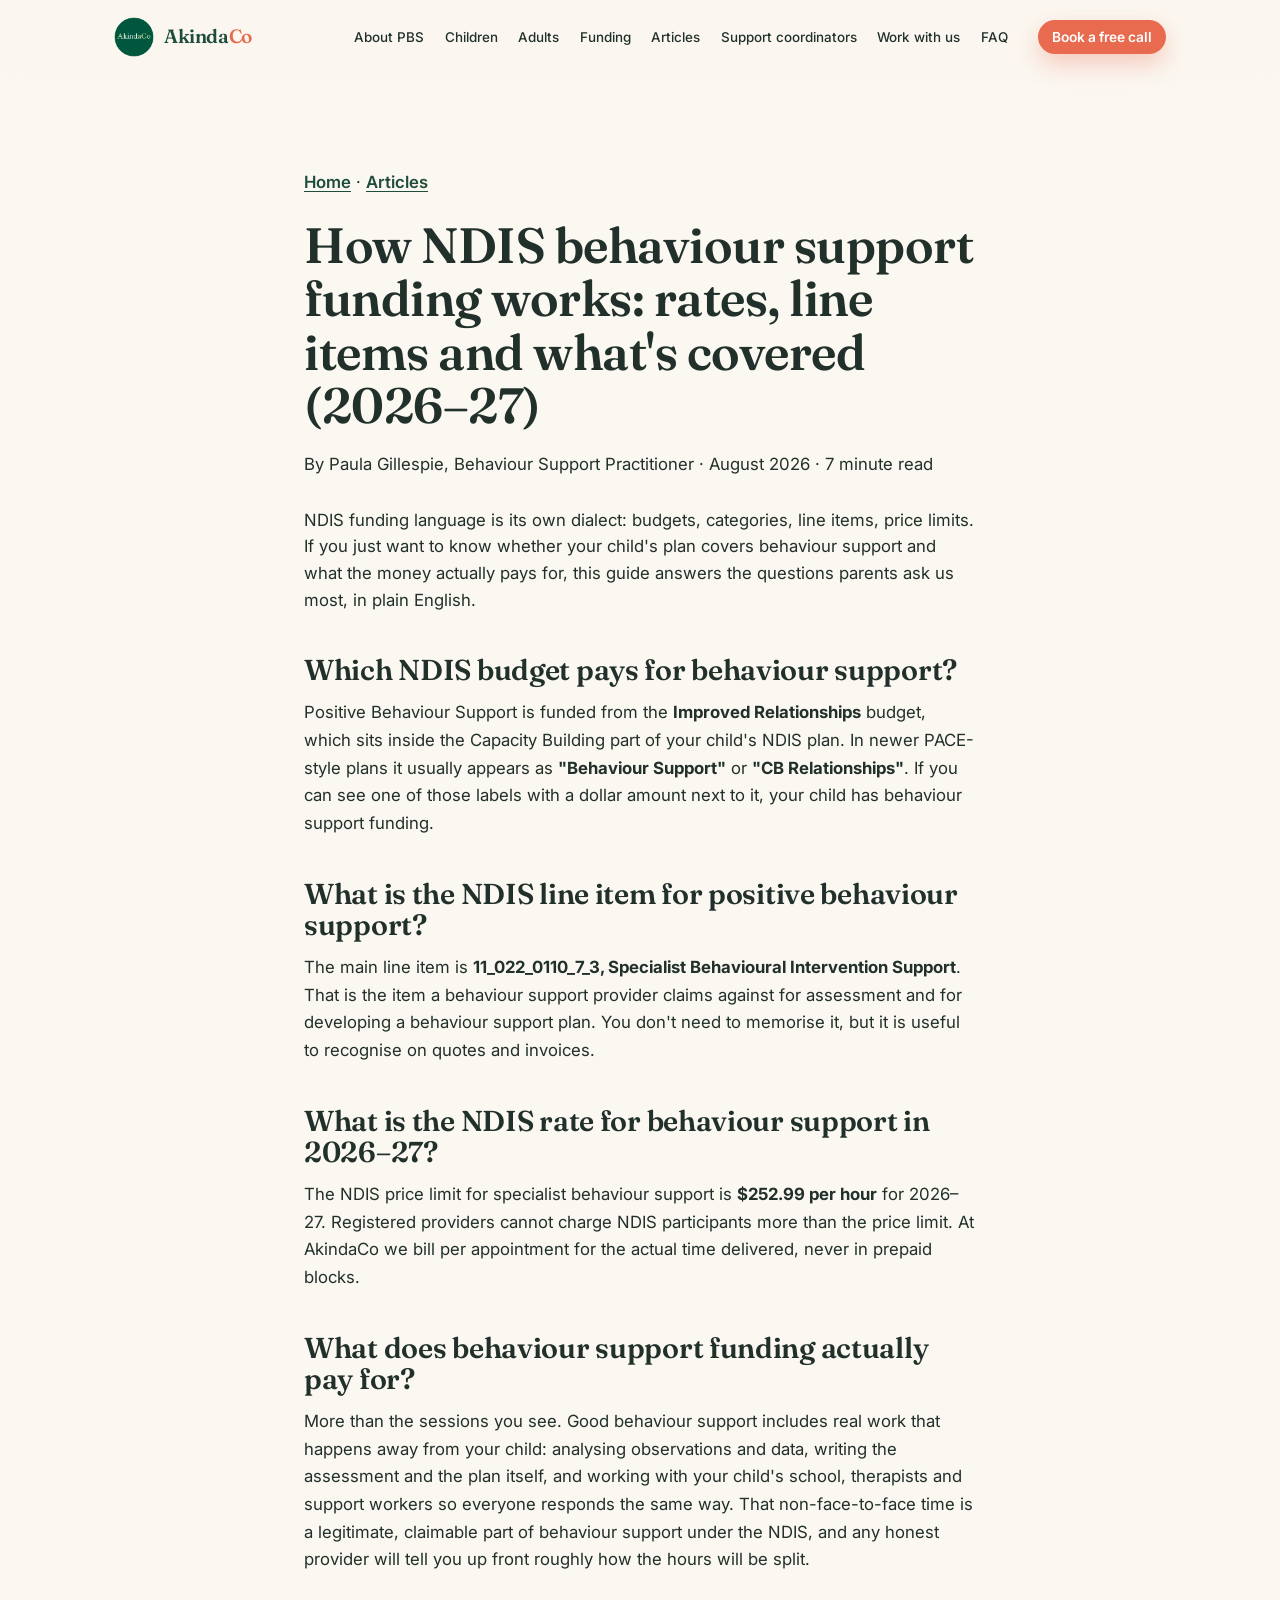
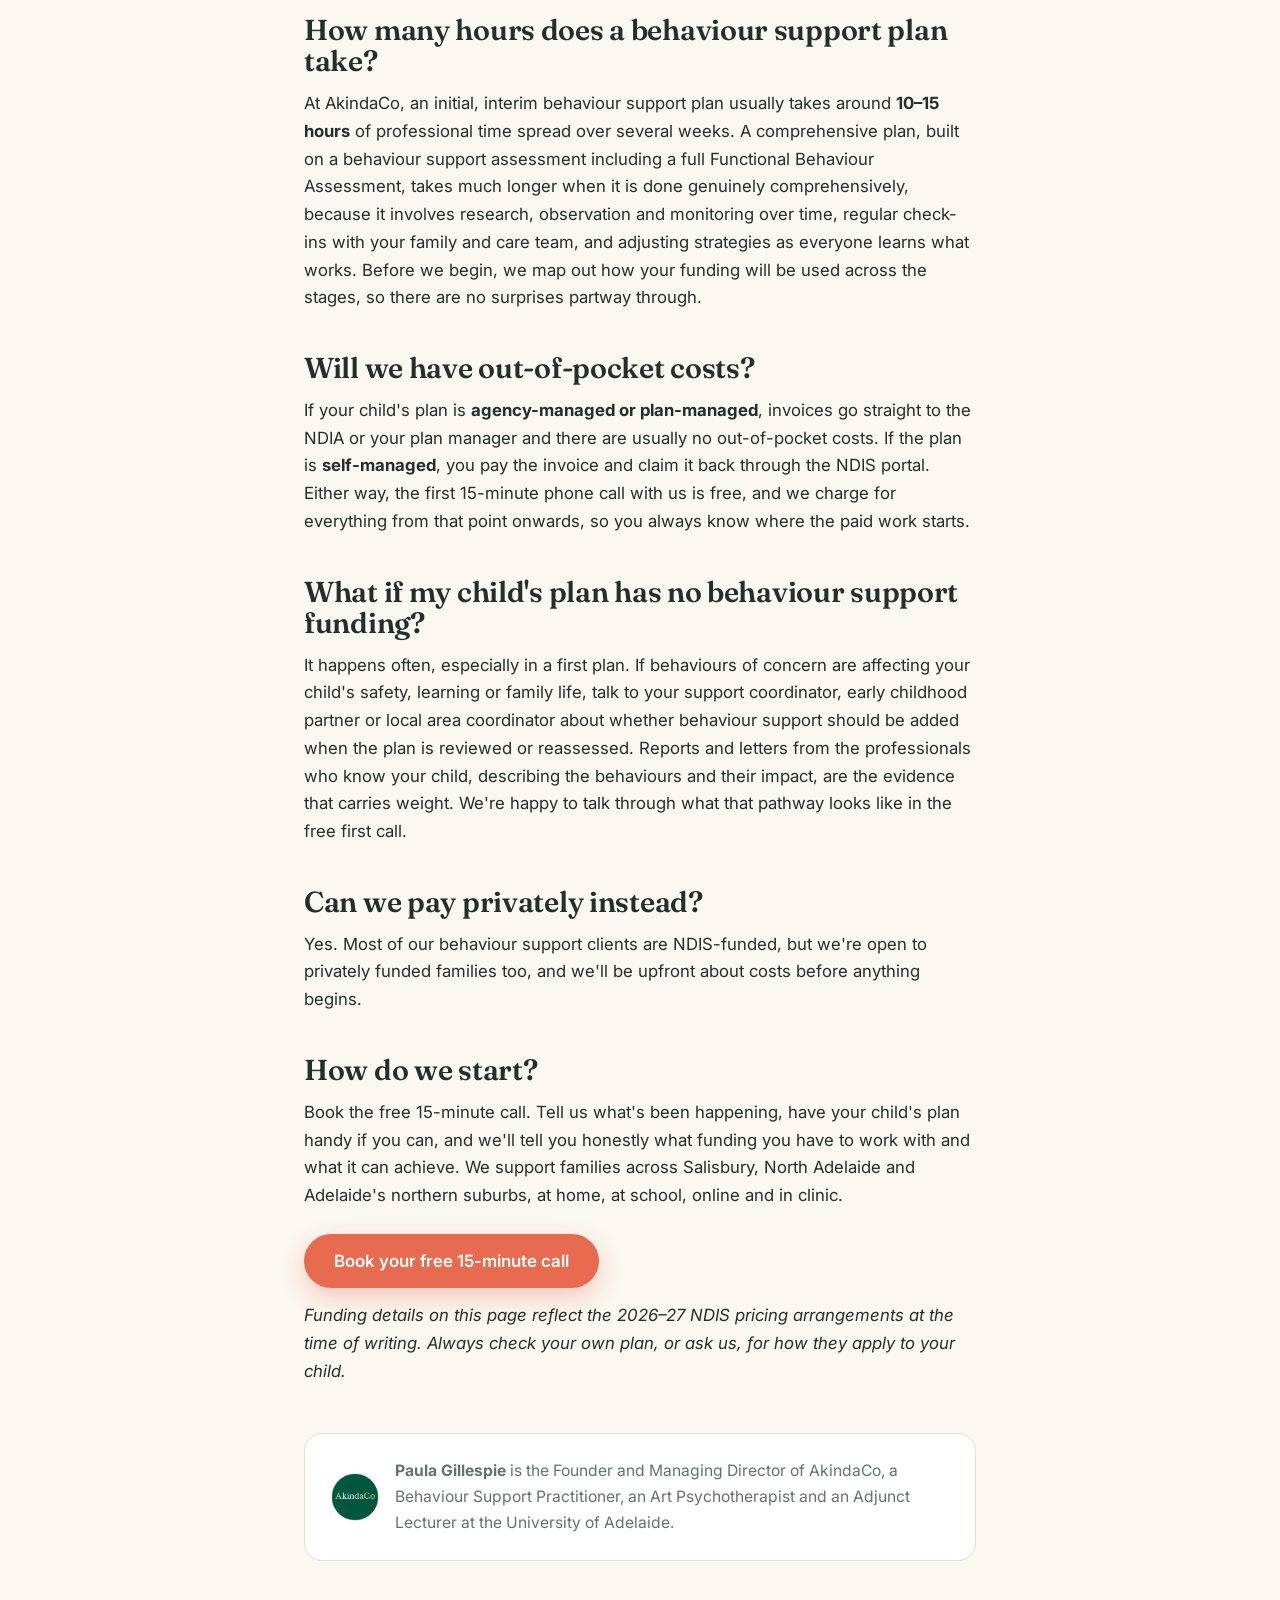
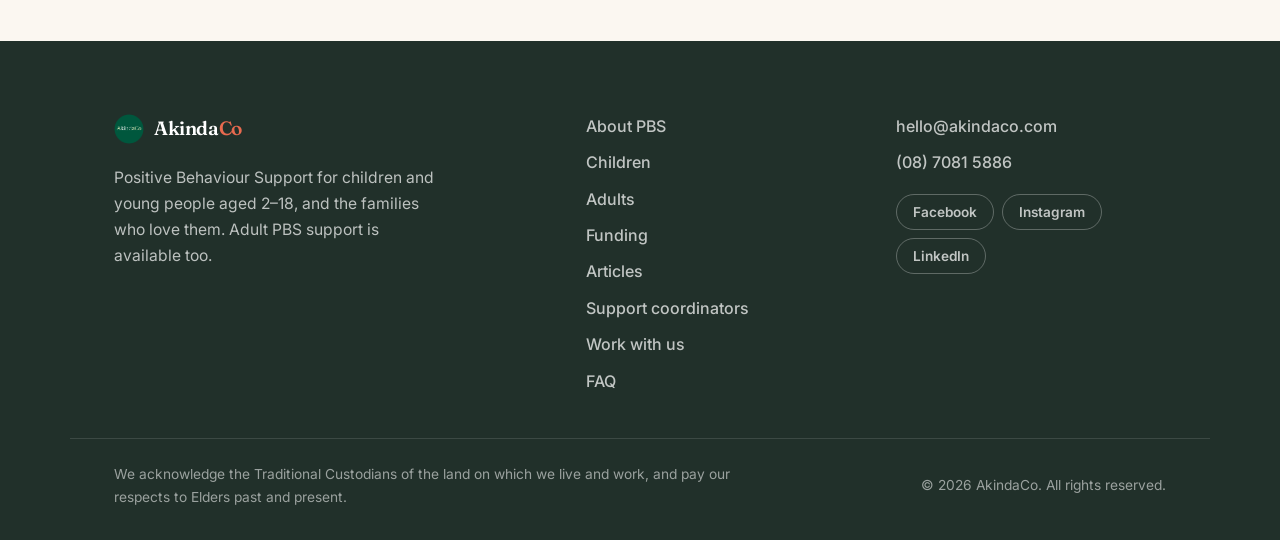
<file: articles/how-ndis-behaviour-support-funding-works.html>
<!doctype html>
<html lang="en-AU">
<head>
  <meta charset="utf-8" />
  <meta name="viewport" content="width=device-width, initial-scale=1" />
  <title>How NDIS Behaviour Support Funding Works: Rates, Line Items and What's Covered (2026–27) | AkindaCo</title>
  <meta name="description" content="A parent's guide to NDIS behaviour support funding: which budget pays for PBS, the line item, the 2026–27 rate of $252.99 per hour, what the hours cover, and what to do if your child's plan has no behaviour support funding." />
  <meta name="theme-color" content="#1E4D3B" />
  <link rel="canonical" href="https://pbs.akindaco.com/articles/how-ndis-behaviour-support-funding-works.html" />

  <link rel="icon" href="/favicon.svg" type="image/svg+xml" />

  <link rel="preconnect" href="https://fonts.googleapis.com" />
  <link rel="preconnect" href="https://fonts.gstatic.com" crossorigin />
  <link href="https://fonts.googleapis.com/css2?family=Fraunces:opsz,wght@9..144,400;9..144,500;9..144,600;9..144,700&family=Inter:wght@400;500;600;700&display=swap" rel="stylesheet" />

  <link rel="stylesheet" href="/styles.css" />

  <meta property="og:title" content="How NDIS behaviour support funding works: rates, line items and what's covered (2026–27)" />
  <meta property="og:description" content="Which NDIS budget pays for PBS, the line item, the 2026–27 rate, what the hours cover, and what to do if your child's plan has no behaviour support funding." />
  <meta property="og:type" content="article" />
  <meta property="og:url" content="https://pbs.akindaco.com/articles/how-ndis-behaviour-support-funding-works.html" />
  <meta property="og:site_name" content="AkindaCo" />
  <meta property="og:image" content="https://pbs.akindaco.com/logo.png" />

  <script type="application/ld+json">
  {
    "@context": "https://schema.org",
    "@graph": [
      {
        "@type": "Article",
        "@id": "https://pbs.akindaco.com/articles/how-ndis-behaviour-support-funding-works.html#article",
        "headline": "How NDIS behaviour support funding works: rates, line items and what's covered (2026–27)",
        "description": "A parent's guide to NDIS behaviour support funding: which budget pays for PBS, the line item, the 2026–27 rate, what the hours cover, and what to do if a plan has no behaviour support funding.",
        "author": {
          "@type": "Person",
          "name": "Paula Gillespie",
          "jobTitle": "Behaviour Support Practitioner, Art Psychotherapist",
          "sameAs": ["https://www.researchgate.net/profile/Paula-Gillespie-Fotheringham", "https://www.linkedin.com/in/paula-gillespie-fotheringham-fglf-a76b1626/"]
        },
        "publisher": {
          "@type": "Organization",
          "name": "AkindaCo",
          "logo": { "@type": "ImageObject", "url": "https://pbs.akindaco.com/logo.png" }
        },
        "datePublished": "2026-08-18",
        "dateModified": "2026-08-18",
        "mainEntityOfPage": "https://pbs.akindaco.com/articles/how-ndis-behaviour-support-funding-works.html",
        "image": "https://pbs.akindaco.com/logo.png"
      },
      {
        "@type": "BreadcrumbList",
        "itemListElement": [
          { "@type": "ListItem", "position": 1, "name": "Home", "item": "https://pbs.akindaco.com/" },
          { "@type": "ListItem", "position": 2, "name": "Articles", "item": "https://pbs.akindaco.com/articles/" },
          { "@type": "ListItem", "position": 3, "name": "How NDIS behaviour support funding works" }
        ]
      }
    ]
  }
  </script>
</head>
<body>
  <a class="skip-link" href="#main">Skip to content</a>

  <header class="site-header" id="top">
    <div class="wrap header-inner">
      <a class="brand" href="/" aria-label="AkindaCo home">
        <img class="brand-mark" src="/logo.png" alt="" width="40" height="40" />
        <span class="brand-name">Akinda<span class="brand-co">Co</span></span>
      </a>

      <nav class="nav" aria-label="Primary">
        <a href="/#pbs">About PBS</a>
        <a href="/">Children</a>
        <a href="/adult-behaviour-support/">Adults</a>
        <a href="/#funding">Funding</a>
        <a href="/articles/">Articles</a>
        <a href="/for-support-coordinators/">Support coordinators</a>
        <a href="/careers/">Work with us</a>
        <a href="/#faq">FAQ</a>
      </nav>

      <a class="btn btn-primary btn-sm nav-cta" href="https://calendly.com/akindaco/positive_behaviour_support" target="_blank" rel="noopener">Book a free call</a>

      <button class="nav-toggle" aria-label="Open menu" aria-expanded="false" aria-controls="mobile-nav">
        <span></span><span></span><span></span>
      </button>
    </div>

    <div class="mobile-nav" id="mobile-nav" hidden>
      <a href="/#pbs">About PBS</a>
      <a href="/">Children</a>
      <a href="/adult-behaviour-support/">Adults</a>
      <a href="/#funding">Funding</a>
      <a href="/articles/">Articles</a>
      <a href="/for-support-coordinators/">Support coordinators</a>
        <a href="/careers/">Work with us</a>
      <a href="/#faq">FAQ</a>
      <a class="btn btn-primary" href="https://calendly.com/akindaco/positive_behaviour_support" target="_blank" rel="noopener">Book a free call</a>
    </div>
  </header>

  <main id="main">
    <article class="article">
      <div class="wrap article-wrap">

        <p class="article-breadcrumb"><a href="/">Home</a> · <a href="/articles/">Articles</a></p>

        <h1 class="article-title">How NDIS behaviour support funding works: rates, line items and what's covered (2026–27)</h1>

        <p class="article-meta">By Paula Gillespie, Behaviour Support Practitioner · August 2026 · 7 minute read</p>

        <p class="article-lede">
          NDIS funding language is its own dialect: budgets, categories, line items, price limits.
          If you just want to know whether your child's plan covers behaviour support and what the
          money actually pays for, this guide answers the questions parents ask us most, in plain
          English.
        </p>

        <h2>Which NDIS budget pays for behaviour support?</h2>
        <p>
          Positive Behaviour Support is funded from the <strong>Improved Relationships</strong>
          budget, which sits inside the Capacity Building part of your child's NDIS plan. In newer
          PACE-style plans it usually appears as <strong>"Behaviour Support"</strong> or
          <strong>"CB Relationships"</strong>. If you can see one of those labels with a dollar
          amount next to it, your child has behaviour support funding.
        </p>

        <h2>What is the NDIS line item for positive behaviour support?</h2>
        <p>
          The main line item is <strong>11_022_0110_7_3, Specialist Behavioural Intervention
          Support</strong>. That is the item a behaviour support provider claims against for
          assessment and for developing a behaviour support plan. You don't need to memorise it,
          but it is useful to recognise on quotes and invoices.
        </p>

        <h2>What is the NDIS rate for behaviour support in 2026–27?</h2>
        <p>
          The NDIS price limit for specialist behaviour support is <strong>$252.99 per hour</strong>
          for 2026–27. Registered providers cannot charge NDIS participants more than the price
          limit. At AkindaCo we bill per appointment for the actual time delivered, never in
          prepaid blocks.
        </p>

        <h2>What does behaviour support funding actually pay for?</h2>
        <p>
          More than the sessions you see. Good behaviour support includes real work that happens
          away from your child: analysing observations and data, writing the assessment and the
          plan itself, and working with your child's school, therapists and support workers so
          everyone responds the same way. That non-face-to-face time is a legitimate, claimable
          part of behaviour support under the NDIS, and any honest provider will tell you up front
          roughly how the hours will be split.
        </p>

        <h2>How many hours does a behaviour support plan take?</h2>
        <p>
          At AkindaCo, an initial, interim behaviour support plan usually takes around
          <strong>10–15 hours</strong> of professional time spread over several weeks. A
          comprehensive plan, built on a behaviour support assessment including a full Functional Behaviour Assessment, takes much longer when it
          is done genuinely comprehensively, because it involves research, observation and
          monitoring over time, regular check-ins with your family and care team, and adjusting
          strategies as everyone learns what works. Before we begin, we map out how your funding
          will be used across the stages, so there are no surprises partway through.
        </p>

        <h2>Will we have out-of-pocket costs?</h2>
        <p>
          If your child's plan is <strong>agency-managed or plan-managed</strong>, invoices go
          straight to the NDIA or your plan manager and there are usually no out-of-pocket costs.
          If the plan is <strong>self-managed</strong>, you pay the invoice and claim it back
          through the NDIS portal. Either way, the first 15-minute phone call with us is free, and
          we charge for everything from that point onwards, so you always know where the paid work
          starts.
        </p>

        <h2>What if my child's plan has no behaviour support funding?</h2>
        <p>
          It happens often, especially in a first plan. If behaviours of concern are affecting your
          child's safety, learning or family life, talk to your support coordinator, early
          childhood partner or local area coordinator about whether behaviour support should be
          added when the plan is reviewed or reassessed. Reports and letters from the
          professionals who know your child, describing the behaviours and their impact, are the
          evidence that carries weight. We're happy to talk through what that pathway looks like
          in the free first call.
        </p>

        <h2>Can we pay privately instead?</h2>
        <p>
          Yes. Most of our behaviour support clients are NDIS-funded, but we're open to privately
          funded families too, and we'll be upfront about costs before anything begins.
        </p>

        <h2>How do we start?</h2>
        <p>
          Book the free 15-minute call. Tell us what's been happening, have your child's plan
          handy if you can, and we'll tell you honestly what funding you have to work with and
          what it can achieve. We support families across Salisbury, North Adelaide and Adelaide's
          northern suburbs, at home, at school, online and in clinic.
        </p>
        <p>
          <a class="btn btn-primary btn-lg" href="https://calendly.com/akindaco/positive_behaviour_support" target="_blank" rel="noopener">Book your free 15-minute call</a>
        </p>

        <p>
          <em>Funding details on this page reflect the 2026–27 NDIS pricing arrangements at the
          time of writing. Always check your own plan, or ask us, for how they apply to your
          child.</em>
        </p>

        <p class="print-only">AkindaCo · Positive Behaviour Support · pbs.akindaco.com · (08) 7081 5886 · hello@akindaco.com</p>

        <div class="article-author">
          <img src="/logo.png" alt="" width="48" height="48" class="brand-mark" />
          <p>
            <strong>Paula Gillespie</strong> is the Founder and Managing Director of AkindaCo, a
            Behaviour Support Practitioner, an Art Psychotherapist and an
            Adjunct Lecturer at the University of Adelaide.
          </p>
        </div>

      </div>
    </article>
  </main>

  <footer class="site-footer">
    <div class="wrap footer-inner">
      <div class="footer-brand">
        <a class="brand" href="/" aria-label="AkindaCo home">
          <img class="brand-mark" src="/logo.png" alt="" width="30" height="30" />
          <span class="brand-name">Akinda<span class="brand-co">Co</span></span>
        </a>
        <p>Positive Behaviour Support for children and young people aged 2–18, and the families who love them. Adult PBS support is available too.</p>
      </div>

      <nav class="footer-nav" aria-label="Footer">
        <a href="/#pbs">About PBS</a>
        <a href="/">Children</a>
        <a href="/adult-behaviour-support/">Adults</a>
        <a href="/#funding">Funding</a>
        <a href="/articles/">Articles</a>
        <a href="/for-support-coordinators/">Support coordinators</a>
        <a href="/careers/">Work with us</a>
        <a href="/#faq">FAQ</a>
      </nav>

      <div class="footer-contact">
        <a href="mailto:hello@akindaco.com">hello@akindaco.com</a>
        <a href="tel:0870815886">(08) 7081 5886</a>
        <div class="footer-social" aria-label="AkindaCo on social media">
          <a href="https://www.facebook.com/akindaco" target="_blank" rel="noopener">Facebook</a>
          <a href="https://www.instagram.com/akindaco/" target="_blank" rel="noopener">Instagram</a>
          <a href="https://www.linkedin.com/company/77436935/" target="_blank" rel="noopener">LinkedIn</a>
        </div>
      </div>
    </div>

    <div class="wrap footer-bottom">
      <p class="acknowledgement">We acknowledge the Traditional Custodians of the land on which we live and work, and pay our respects to Elders past and present.</p>
      <p class="copyright">© <span id="year">2026</span> AkindaCo. All rights reserved.</p>
    </div>
  </footer>

  <script src="/main.js"></script>
</body>
</html>
</file>
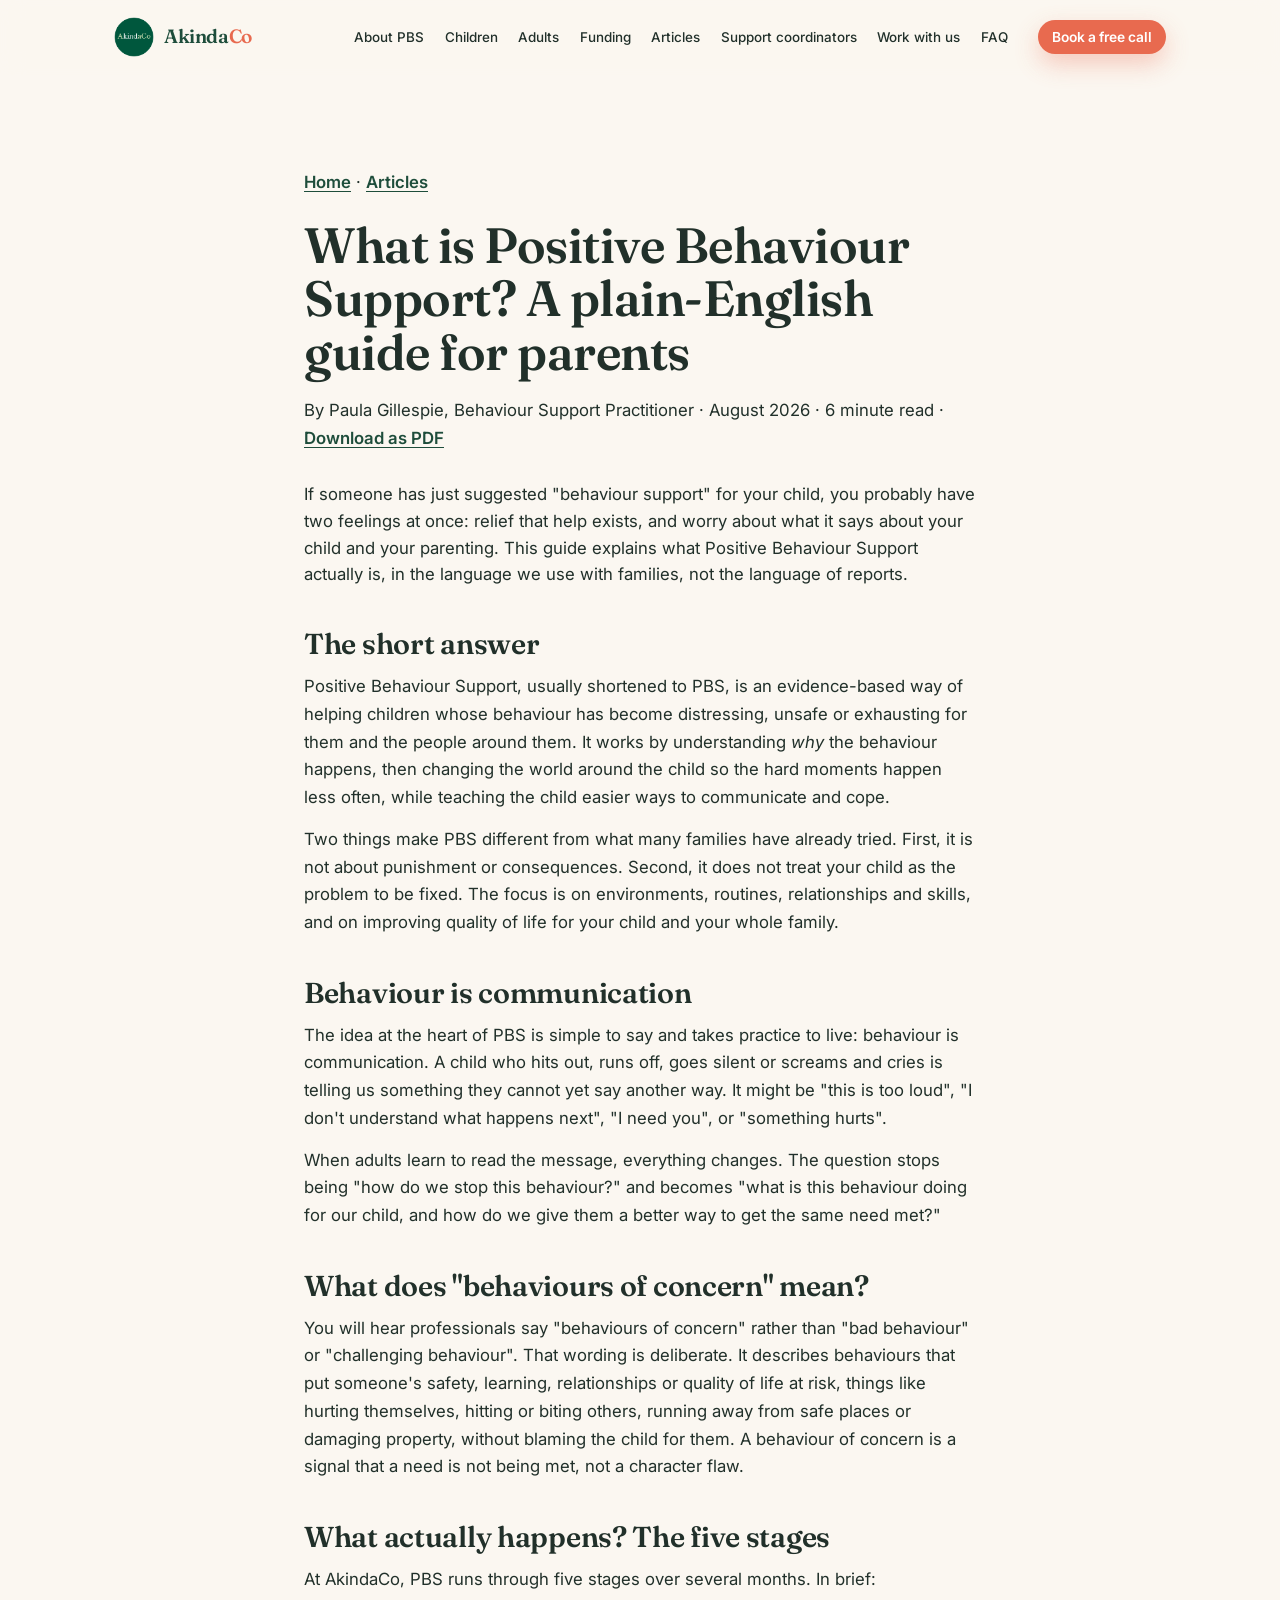
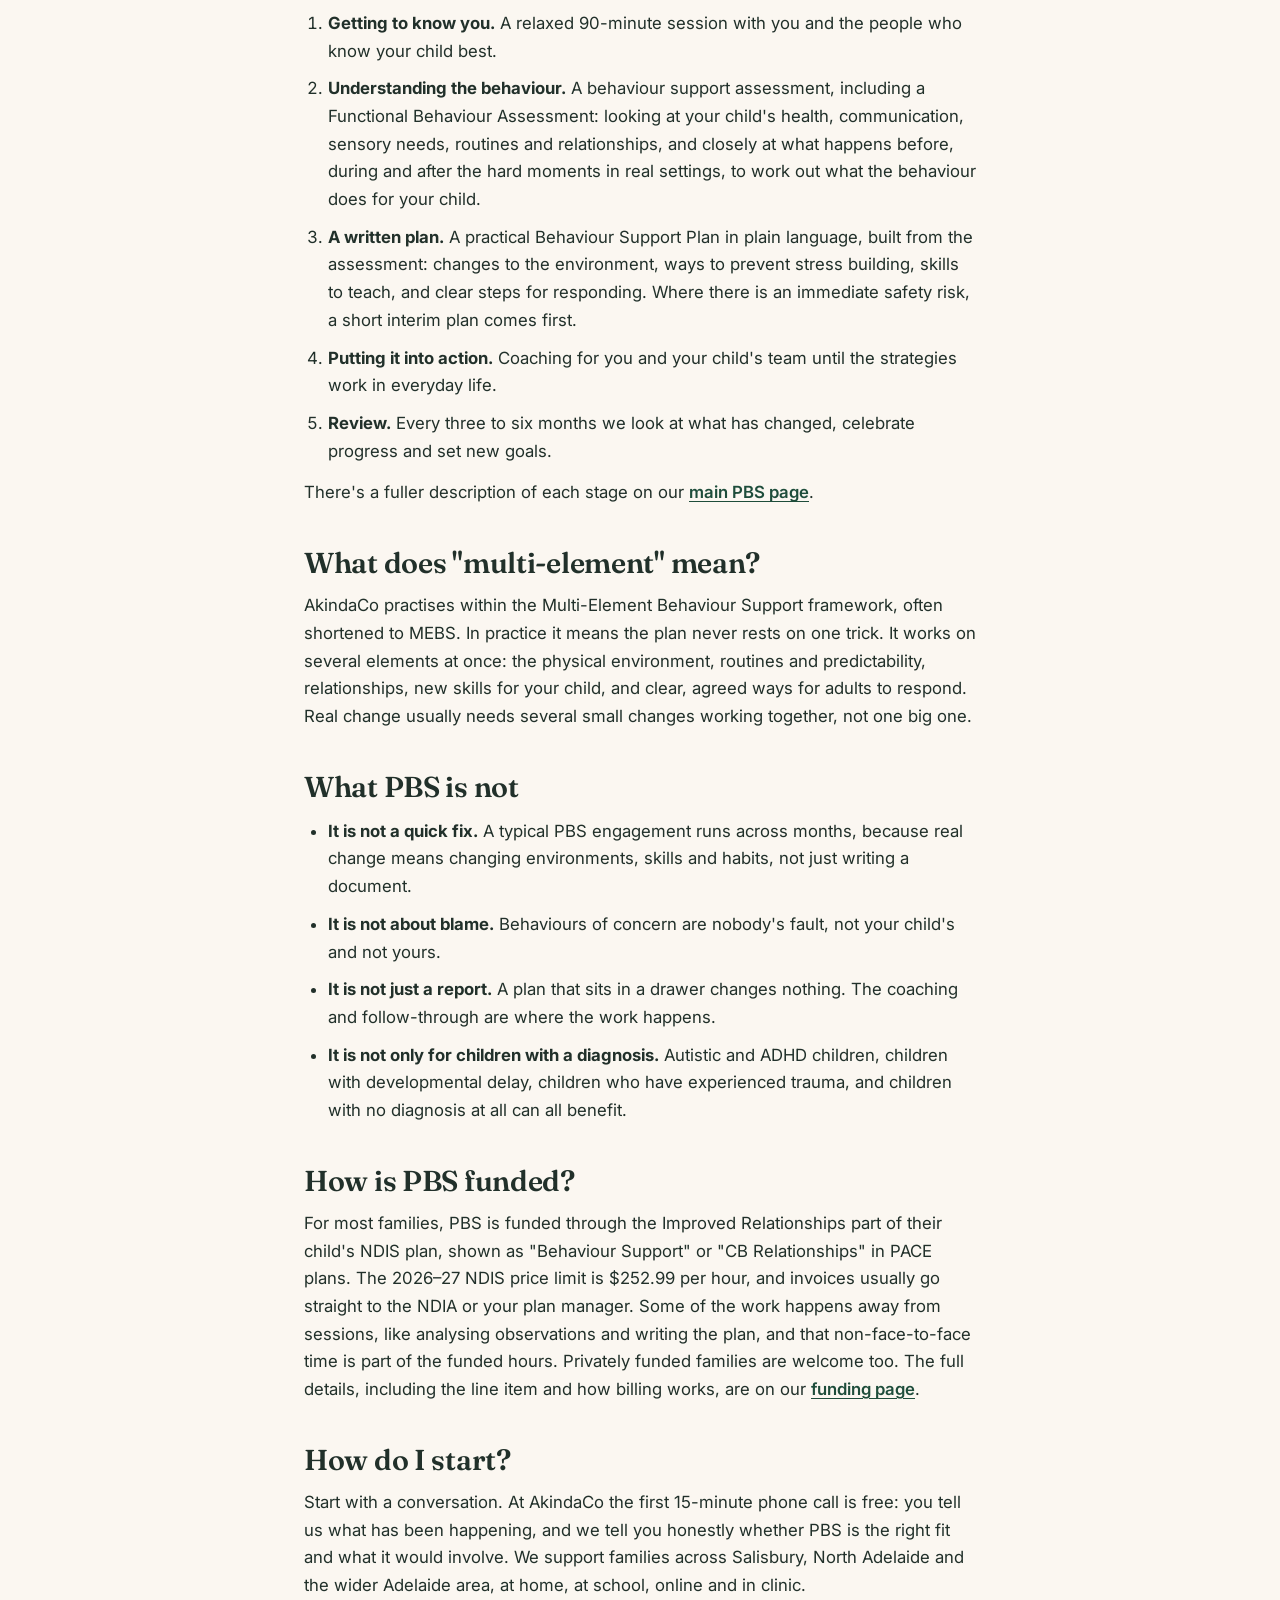
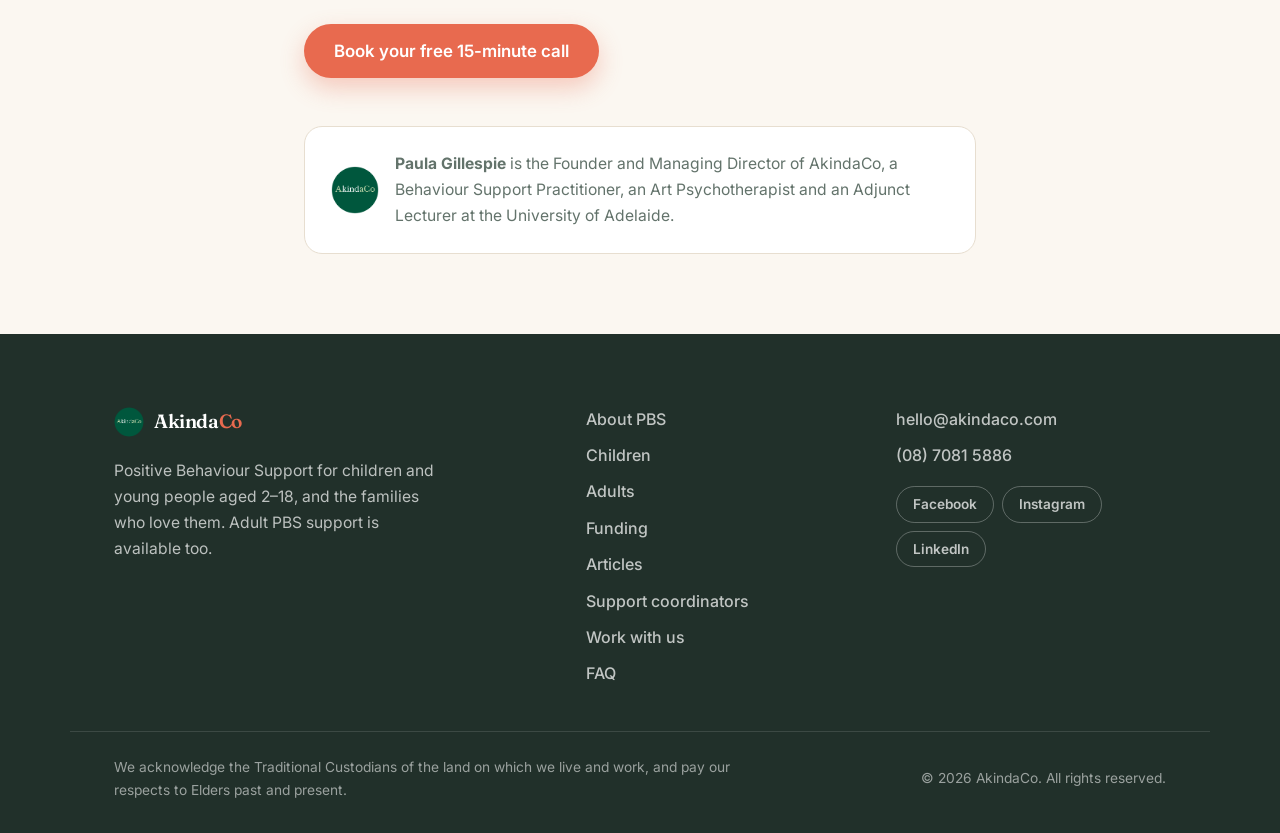
<file: articles/what-is-positive-behaviour-support.html>
<!doctype html>
<html lang="en-AU">
<head>
  <meta charset="utf-8" />
  <meta name="viewport" content="width=device-width, initial-scale=1" />
  <title>What is Positive Behaviour Support? A Plain-English Guide for Parents | AkindaCo</title>
  <meta name="description" content="A parent-friendly guide to Positive Behaviour Support (PBS): what it is, what behaviours of concern mean, what actually happens, and how NDIS funding works." />
  <meta name="theme-color" content="#1E4D3B" />
  <link rel="canonical" href="https://pbs.akindaco.com/articles/what-is-positive-behaviour-support.html" />

  <link rel="icon" href="/favicon.svg" type="image/svg+xml" />

  <link rel="preconnect" href="https://fonts.googleapis.com" />
  <link rel="preconnect" href="https://fonts.gstatic.com" crossorigin />
  <link href="https://fonts.googleapis.com/css2?family=Fraunces:opsz,wght@9..144,400;9..144,500;9..144,600;9..144,700&family=Inter:wght@400;500;600;700&display=swap" rel="stylesheet" />

  <link rel="stylesheet" href="/styles.css" />

  <meta property="og:title" content="What is Positive Behaviour Support? A plain-English guide for parents" />
  <meta property="og:description" content="What PBS is, what behaviours of concern mean, what actually happens, and how NDIS funding works. Written for parents, not professionals." />
  <meta property="og:type" content="article" />
  <meta property="og:url" content="https://pbs.akindaco.com/articles/what-is-positive-behaviour-support.html" />
  <meta property="og:site_name" content="AkindaCo" />
  <meta property="og:image" content="https://pbs.akindaco.com/logo.png" />

  <script type="application/ld+json">
  {
    "@context": "https://schema.org",
    "@graph": [
      {
        "@type": "Article",
        "@id": "https://pbs.akindaco.com/articles/what-is-positive-behaviour-support.html#article",
        "headline": "What is Positive Behaviour Support? A plain-English guide for parents",
        "description": "A parent-friendly guide to Positive Behaviour Support (PBS): what it is, what behaviours of concern mean, what actually happens, and how NDIS funding works.",
        "author": {
          "@type": "Person",
          "name": "Paula Gillespie",
          "jobTitle": "Behaviour Support Practitioner, Art Psychotherapist",
          "sameAs": ["https://www.researchgate.net/profile/Paula-Gillespie-Fotheringham", "https://www.linkedin.com/in/paula-gillespie-fotheringham-fglf-a76b1626/"]
        },
        "publisher": {
          "@type": "Organization",
          "name": "AkindaCo",
          "logo": { "@type": "ImageObject", "url": "https://pbs.akindaco.com/logo.png" }
        },
        "datePublished": "2026-08-17",
        "dateModified": "2026-08-17",
        "mainEntityOfPage": "https://pbs.akindaco.com/articles/what-is-positive-behaviour-support.html",
        "image": "https://pbs.akindaco.com/logo.png"
      },
      {
        "@type": "BreadcrumbList",
        "itemListElement": [
          { "@type": "ListItem", "position": 1, "name": "Home", "item": "https://pbs.akindaco.com/" },
          { "@type": "ListItem", "position": 2, "name": "Articles", "item": "https://pbs.akindaco.com/articles/" },
          { "@type": "ListItem", "position": 3, "name": "What is Positive Behaviour Support?" }
        ]
      }
    ]
  }
  </script>
</head>
<body>
  <a class="skip-link" href="#main">Skip to content</a>

  <header class="site-header" id="top">
    <div class="wrap header-inner">
      <a class="brand" href="/" aria-label="AkindaCo home">
        <img class="brand-mark" src="/logo.png" alt="" width="40" height="40" />
        <span class="brand-name">Akinda<span class="brand-co">Co</span></span>
      </a>

      <nav class="nav" aria-label="Primary">
        <a href="/#pbs">About PBS</a>
        <a href="/">Children</a>
        <a href="/adult-behaviour-support/">Adults</a>
        <a href="/#funding">Funding</a>
        <a href="/articles/">Articles</a>
        <a href="/for-support-coordinators/">Support coordinators</a>
        <a href="/careers/">Work with us</a>
        <a href="/#faq">FAQ</a>
      </nav>

      <a class="btn btn-primary btn-sm nav-cta" href="https://calendly.com/akindaco/positive_behaviour_support" target="_blank" rel="noopener">Book a free call</a>

      <button class="nav-toggle" aria-label="Open menu" aria-expanded="false" aria-controls="mobile-nav">
        <span></span><span></span><span></span>
      </button>
    </div>

    <div class="mobile-nav" id="mobile-nav" hidden>
      <a href="/#pbs">About PBS</a>
      <a href="/">Children</a>
      <a href="/adult-behaviour-support/">Adults</a>
      <a href="/#funding">Funding</a>
      <a href="/articles/">Articles</a>
      <a href="/for-support-coordinators/">Support coordinators</a>
        <a href="/careers/">Work with us</a>
      <a href="/#faq">FAQ</a>
      <a class="btn btn-primary" href="https://calendly.com/akindaco/positive_behaviour_support" target="_blank" rel="noopener">Book a free call</a>
    </div>
  </header>

  <main id="main">
    <article class="article">
      <div class="wrap article-wrap">

        <p class="article-breadcrumb"><a href="/">Home</a> · <a href="/articles/">Articles</a></p>

        <h1 class="article-title">What is Positive Behaviour Support? A plain-English guide for parents</h1>

        <p class="article-meta">By Paula Gillespie, Behaviour Support Practitioner · August 2026 · 6 minute read · <a href="/articles/what-is-positive-behaviour-support-akindaco.pdf">Download as PDF</a></p>

        <p class="article-lede">
          If someone has just suggested "behaviour support" for your child, you probably have two
          feelings at once: relief that help exists, and worry about what it says about your child
          and your parenting. This guide explains what Positive Behaviour Support actually is, in
          the language we use with families, not the language of reports.
        </p>

        <h2>The short answer</h2>
        <p>
          Positive Behaviour Support, usually shortened to PBS, is an evidence-based way of helping
          children whose behaviour has become distressing, unsafe or exhausting for them and the
          people around them. It works by understanding <em>why</em> the behaviour happens, then
          changing the world around the child so the hard moments happen less often, while teaching
          the child easier ways to communicate and cope.
        </p>
        <p>
          Two things make PBS different from what many families have already tried. First, it is
          not about punishment or consequences. Second, it does not treat your child as the
          problem to be fixed. The focus is on environments, routines, relationships and skills,
          and on improving quality of life for your child and your whole family.
        </p>

        <h2>Behaviour is communication</h2>
        <p>
          The idea at the heart of PBS is simple to say and takes practice to live: behaviour is
          communication. A child who hits out, runs off, goes silent or screams and cries is telling us
          something they cannot yet say another way. It might be "this is too loud", "I don't
          understand what happens next", "I need you", or "something hurts".
        </p>
        <p>
          When adults learn to read the message, everything changes. The question stops being
          "how do we stop this behaviour?" and becomes "what is this behaviour doing for our
          child, and how do we give them a better way to get the same need met?"
        </p>

        <h2>What does "behaviours of concern" mean?</h2>
        <p>
          You will hear professionals say "behaviours of concern" rather than "bad behaviour" or
          "challenging behaviour". That wording is deliberate. It describes behaviours that put
          someone's safety, learning, relationships or quality of life at risk, things like
          hurting themselves, hitting or biting others, running away from safe places or damaging
          property, without blaming the child for
          them. A behaviour of concern is a signal that a need is not being met, not a character
          flaw.
        </p>

        <h2>What actually happens? The five stages</h2>
        <p>
          At AkindaCo, PBS runs through five stages over several months. In brief:
        </p>
        <ol class="article-list">
          <li><strong>Getting to know you.</strong> A relaxed 90-minute session with you and the people who know your child best.</li>
          <li><strong>Understanding the behaviour.</strong> A behaviour support assessment, including a Functional Behaviour Assessment: looking at your child's health, communication, sensory needs, routines and relationships, and closely at what happens before, during and after the hard moments in real settings, to work out what the behaviour does for your child.</li>
          <li><strong>A written plan.</strong> A practical Behaviour Support Plan in plain language, built from the assessment: changes to the environment, ways to prevent stress building, skills to teach, and clear steps for responding. Where there is an immediate safety risk, a short interim plan comes first.</li>
          <li><strong>Putting it into action.</strong> Coaching for you and your child's team until the strategies work in everyday life.</li>
          <li><strong>Review.</strong> Every three to six months we look at what has changed, celebrate progress and set new goals.</li>
        </ol>
        <p>
          There's a fuller description of each stage on our <a href="/#help">main PBS page</a>.
        </p>

        <h2>What does "multi-element" mean?</h2>
        <p>
          AkindaCo practises within the Multi-Element Behaviour Support framework, often shortened
          to MEBS. In practice it means the plan never rests on one trick. It works on several
          elements at once: the physical environment, routines and predictability, relationships,
          new skills for your child, and clear, agreed ways for adults to respond. Real change
          usually needs several small changes working together, not one big one.
        </p>

        <h2>What PBS is not</h2>
        <ul class="article-list">
          <li><strong>It is not a quick fix.</strong> A typical PBS engagement runs across months, because real change means changing environments, skills and habits, not just writing a document.</li>
          <li><strong>It is not about blame.</strong> Behaviours of concern are nobody's fault, not your child's and not yours.</li>
          <li><strong>It is not just a report.</strong> A plan that sits in a drawer changes nothing. The coaching and follow-through are where the work happens.</li>
          <li><strong>It is not only for children with a diagnosis.</strong> Autistic and ADHD children, children with developmental delay, children who have experienced trauma, and children with no diagnosis at all can all benefit.</li>
        </ul>

        <h2>How is PBS funded?</h2>
        <p>
          For most families, PBS is funded through the Improved Relationships part of their
          child's NDIS plan, shown as "Behaviour Support" or "CB Relationships" in PACE plans.
          The 2026–27 NDIS price limit is $252.99 per hour, and invoices usually go straight to
          the NDIA or your plan manager. Some of the work happens away from sessions, like
          analysing observations and writing the plan, and that non-face-to-face time is part of
          the funded hours. Privately funded families are welcome too. The full details, including
          the line item and how billing works, are on our <a href="/#funding">funding page</a>.
        </p>

        <h2>How do I start?</h2>
        <p>
          Start with a conversation. At AkindaCo the first 15-minute phone call is free: you tell
          us what has been happening, and we tell you honestly whether PBS is the right fit and
          what it would involve. We support families across Salisbury, North Adelaide and the
          wider Adelaide area, at home, at school, online and in clinic.
        </p>
        <p>
          <a class="btn btn-primary btn-lg" href="https://calendly.com/akindaco/positive_behaviour_support" target="_blank" rel="noopener">Book your free 15-minute call</a>
        </p>

        <p class="print-only">AkindaCo · Positive Behaviour Support · pbs.akindaco.com · (08) 7081 5886 · hello@akindaco.com</p>

        <div class="article-author">
          <img src="/logo.png" alt="" width="48" height="48" class="brand-mark" />
          <p>
            <strong>Paula Gillespie</strong> is the Founder and Managing Director of AkindaCo, a
            Behaviour Support Practitioner, an Art Psychotherapist and an
            Adjunct Lecturer at the University of Adelaide.
          </p>
        </div>

      </div>
    </article>
  </main>

  <footer class="site-footer">
    <div class="wrap footer-inner">
      <div class="footer-brand">
        <a class="brand" href="/" aria-label="AkindaCo home">
          <img class="brand-mark" src="/logo.png" alt="" width="30" height="30" />
          <span class="brand-name">Akinda<span class="brand-co">Co</span></span>
        </a>
        <p>Positive Behaviour Support for children and young people aged 2–18, and the families who love them. Adult PBS support is available too.</p>
      </div>

      <nav class="footer-nav" aria-label="Footer">
        <a href="/#pbs">About PBS</a>
        <a href="/">Children</a>
        <a href="/adult-behaviour-support/">Adults</a>
        <a href="/#funding">Funding</a>
        <a href="/articles/">Articles</a>
        <a href="/for-support-coordinators/">Support coordinators</a>
        <a href="/careers/">Work with us</a>
        <a href="/#faq">FAQ</a>
      </nav>

      <div class="footer-contact">
        <a href="mailto:hello@akindaco.com">hello@akindaco.com</a>
        <a href="tel:0870815886">(08) 7081 5886</a>
        <div class="footer-social" aria-label="AkindaCo on social media">
          <a href="https://www.facebook.com/akindaco" target="_blank" rel="noopener">Facebook</a>
          <a href="https://www.instagram.com/akindaco/" target="_blank" rel="noopener">Instagram</a>
          <a href="https://www.linkedin.com/company/77436935/" target="_blank" rel="noopener">LinkedIn</a>
        </div>
      </div>
    </div>

    <div class="wrap footer-bottom">
      <p class="acknowledgement">We acknowledge the Traditional Custodians of the land on which we live and work, and pay our respects to Elders past and present.</p>
      <p class="copyright">© <span id="year">2026</span> AkindaCo. All rights reserved.</p>
    </div>
  </footer>

  <script src="/main.js"></script>
</body>
</html>
</file>
<file: styles.css>
/* ============================================================
   AkindaCo — Positive Behaviour Support
   styles.css
   ============================================================ */

:root {
  /* Palette */
  --cream:      #FBF7F1;
  --cream-2:    #F4ECE1;
  --ink:        #21302A;
  --forest:     #1E4D3B;
  --forest-2:   #2C6B52;
  --sage:       #8FBFA6;
  --sage-soft:  #DCEBE1;
  --coral:      #E86A4F;
  --coral-dark: #D2543B;
  --sun:        #F4B95F;
  --muted:      #63736B;
  --line:       #E7DED0;
  --white:      #ffffff;

  /* Type */
  --serif: "Fraunces", Georgia, "Times New Roman", serif;
  --sans:  "Inter", system-ui, -apple-system, Segoe UI, Roboto, Helvetica, Arial, sans-serif;

  /* Shape */
  --radius:    18px;
  --radius-lg: 28px;
  --shadow-sm: 0 2px 10px rgba(33, 48, 42, 0.06);
  --shadow:    0 14px 40px rgba(33, 48, 42, 0.10);
  --shadow-lg: 0 30px 70px rgba(30, 77, 59, 0.18);

  --maxw: 1140px;
  --ease: cubic-bezier(0.22, 1, 0.36, 1);
}

/* ---------- Reset-ish ---------- */
* { box-sizing: border-box; }
html { scroll-behavior: smooth; }
@media (prefers-reduced-motion: reduce) { html { scroll-behavior: auto; } }

body {
  margin: 0;
  font-family: var(--sans);
  color: var(--ink);
  background: var(--cream);
  line-height: 1.65;
  -webkit-font-smoothing: antialiased;
  text-rendering: optimizeLegibility;
  overflow-x: hidden;
}

h1, h2, h3 { font-family: var(--serif); line-height: 1.08; font-weight: 600; margin: 0; letter-spacing: -0.01em; }
p { margin: 0; }
a { color: var(--forest); text-decoration: none; }
img, svg { max-width: 100%; }
ul, ol { margin: 0; padding: 0; list-style: none; }

.wrap { width: 100%; max-width: var(--maxw); margin-inline: auto; padding-inline: clamp(20px, 5vw, 44px); }

.skip-link {
  position: absolute; left: 12px; top: -60px;
  background: var(--forest); color: #fff; padding: 10px 16px;
  border-radius: 10px; z-index: 200; transition: top .2s;
}
.skip-link:focus { top: 12px; }

.kicker {
  font-family: var(--sans);
  font-weight: 600; font-size: .82rem; letter-spacing: .12em; text-transform: uppercase;
  color: var(--coral-dark); margin-bottom: 14px;
}

/* ---------- Buttons ---------- */
.btn {
  --btn-bg: var(--forest);
  --btn-fg: #fff;
  display: inline-flex; align-items: center; justify-content: center; gap: 10px;
  background: var(--btn-bg); color: var(--btn-fg);
  font-family: var(--sans); font-weight: 600; font-size: 1rem;
  padding: 14px 24px; border-radius: 999px; border: 0; cursor: pointer;
  transition: transform .25s var(--ease), box-shadow .25s var(--ease), background .2s;
  box-shadow: var(--shadow-sm);
  text-align: center; line-height: 1.2;
}
.btn:hover { transform: translateY(-2px); box-shadow: var(--shadow); }
.btn:active { transform: translateY(0); }
.btn svg { transition: transform .25s var(--ease); }
.btn:hover svg { transform: translateX(3px); }

.btn-primary { --btn-bg: var(--coral); --btn-fg: #fff; box-shadow: 0 10px 24px rgba(232, 106, 79, 0.32); }
.btn-primary:hover { --btn-bg: var(--coral-dark); box-shadow: 0 16px 34px rgba(210, 84, 59, 0.40); }
.btn-ghost { --btn-bg: transparent; --btn-fg: var(--forest); box-shadow: none; border: 1.5px solid rgba(30,77,59,.22); }
.btn-ghost:hover { --btn-bg: rgba(30,77,59,.05); box-shadow: none; }
.btn-light { --btn-bg: #fff; --btn-fg: var(--forest); }
.btn-lg { padding: 17px 30px; font-size: 1.06rem; }
.btn-sm { padding: 10px 18px; font-size: .92rem; }
.btn-block { width: 100%; }

/* ---------- Header ---------- */
.site-header {
  position: sticky; top: 0; z-index: 100;
  background: rgba(251, 247, 241, 0.82);
  backdrop-filter: saturate(150%) blur(12px);
  -webkit-backdrop-filter: saturate(150%) blur(12px);
  border-bottom: 1px solid transparent;
  transition: border-color .3s, box-shadow .3s, background .3s;
}
.site-header.scrolled { border-color: var(--line); box-shadow: 0 4px 24px rgba(33,48,42,.05); }
.header-inner { display: flex; align-items: center; gap: 20px; height: 74px; }

.brand { display: inline-flex; align-items: center; gap: 10px; font-family: var(--serif); }
.brand-mark { flex: none; }
.brand-name { font-size: 1.4rem; font-weight: 600; color: var(--forest); letter-spacing: -0.02em; }
.brand-co { color: var(--coral); }
.brand-mark { border-radius: 50%; }

.nav { display: flex; gap: 6px; margin-left: auto; }
.nav a {
  color: var(--ink); font-weight: 500; font-size: .96rem;
  padding: 9px 14px; border-radius: 999px; transition: background .2s, color .2s;
}
.nav a:hover { background: var(--sage-soft); color: var(--forest); }
.nav-cta { flex: none; }

.nav-toggle { display: none; background: none; border: 0; cursor: pointer; padding: 10px; margin-left: auto; }
.nav-toggle span { display: block; width: 24px; height: 2px; background: var(--forest); border-radius: 2px; margin: 5px 0; transition: transform .3s var(--ease), opacity .2s; }
.nav-toggle[aria-expanded="true"] span:nth-child(1) { transform: translateY(7px) rotate(45deg); }
.nav-toggle[aria-expanded="true"] span:nth-child(2) { opacity: 0; }
.nav-toggle[aria-expanded="true"] span:nth-child(3) { transform: translateY(-7px) rotate(-45deg); }

.mobile-nav { display: none; flex-direction: column; gap: 4px; padding: 12px clamp(20px,5vw,44px) 22px; border-top: 1px solid var(--line); background: var(--cream); }
.mobile-nav a { padding: 12px 8px; font-weight: 500; color: var(--ink); border-radius: 12px; }
.mobile-nav a:hover { background: var(--sage-soft); }
.mobile-nav .btn { margin-top: 8px; }

/* ---------- Hero ---------- */
.hero { position: relative; padding: clamp(64px, 11vw, 120px) 0 clamp(56px, 8vw, 96px); overflow: hidden; }
.hero-inner { position: relative; z-index: 2; max-width: 900px; }
.hero-blob { position: absolute; border-radius: 50%; filter: blur(60px); opacity: .55; z-index: 1; pointer-events: none; }
.hero-blob-1 { width: 520px; height: 520px; background: radial-gradient(circle, #F6D7A6, transparent 68%); top: -140px; right: -120px; }
.hero-blob-2 { width: 460px; height: 460px; background: radial-gradient(circle, #CFE6D6, transparent 66%); bottom: -180px; left: -140px; }

.eyebrow {
  display: inline-block; font-weight: 600; font-size: .86rem; letter-spacing: .06em;
  color: var(--forest-2); background: var(--sage-soft);
  padding: 7px 15px; border-radius: 999px; margin-bottom: 26px;
}
.hero-title { font-size: clamp(2.4rem, 6vw, 4.4rem); font-weight: 600; letter-spacing: -0.025em; }
.hl { position: relative; color: var(--coral); font-style: italic; white-space: nowrap; }
.hl::after {
  content: ""; position: absolute; left: -2%; right: -2%; bottom: 6%; height: 34%;
  background: rgba(244, 185, 95, 0.38); border-radius: 4px; z-index: -1; transform: rotate(-1.2deg);
}
.hero-lede { font-size: clamp(1.08rem, 1.9vw, 1.32rem); color: var(--muted); max-width: 640px; margin-top: 26px; }

.hero-actions { display: flex; flex-wrap: wrap; gap: 14px; margin-top: 36px; }
.hero-reassure { margin-top: 18px; color: var(--forest-2); font-weight: 500; font-size: .98rem; }

.trust-row { display: flex; flex-wrap: wrap; gap: 10px 24px; margin-top: 40px; }
.trust-row li { position: relative; color: var(--muted); font-weight: 500; font-size: .92rem; padding-left: 24px; }
.trust-row li::before {
  content: ""; position: absolute; left: 0; top: 50%; transform: translateY(-50%);
  width: 15px; height: 15px; border-radius: 50%;
  background: var(--sage) url("data:image/svg+xml,%3Csvg xmlns='http://www.w3.org/2000/svg' viewBox='0 0 24 24'%3E%3Cpath fill='none' stroke='%23ffffff' stroke-width='3.5' stroke-linecap='round' stroke-linejoin='round' d='M20 6L9 17l-5-5'/%3E%3C/svg%3E") center/10px no-repeat;
}

/* ---------- Sections ---------- */
.section { padding: clamp(64px, 9vw, 110px) 0; }
.section-head { max-width: 720px; margin-bottom: 52px; }
.section-head h2 { font-size: clamp(1.9rem, 3.6vw, 2.9rem); }
.section-sub { margin-top: 18px; color: var(--muted); font-size: 1.1rem; }

/* ---------- Empathy ---------- */
.empathy { background: var(--white); }
.pain-grid { display: grid; grid-template-columns: repeat(auto-fit, minmax(280px, 1fr)); gap: 18px; }
.pain-card {
  background: var(--cream); border: 1px solid var(--line); border-radius: var(--radius);
  padding: 26px 26px 26px 56px; font-size: 1.06rem; color: var(--ink); position: relative;
  transition: transform .3s var(--ease), box-shadow .3s var(--ease);
}
.pain-card::before {
  content: ""; position: absolute; left: 22px; top: 30px; width: 18px; height: 18px;
  background: var(--coral); border-radius: 6px; opacity: .85;
  -webkit-mask: url("data:image/svg+xml,%3Csvg xmlns='http://www.w3.org/2000/svg' viewBox='0 0 24 24'%3E%3Cpath fill='%23000' d='M12 21s-7-4.35-9.5-8.5C.9 9.6 2.4 6 5.8 6 8 6 9.3 7.4 12 10c2.7-2.6 4-4 6.2-4 3.4 0 4.9 3.6 3.3 6.5C19 16.65 12 21 12 21z'/%3E%3C/svg%3E") center/contain no-repeat;
          mask: url("data:image/svg+xml,%3Csvg xmlns='http://www.w3.org/2000/svg' viewBox='0 0 24 24'%3E%3Cpath fill='%23000' d='M12 21s-7-4.35-9.5-8.5C.9 9.6 2.4 6 5.8 6 8 6 9.3 7.4 12 10c2.7-2.6 4-4 6.2-4 3.4 0 4.9 3.6 3.3 6.5C19 16.65 12 21 12 21z'/%3E%3C/svg%3E") center/contain no-repeat;
}
.pain-card:hover { transform: translateY(-4px); box-shadow: var(--shadow); }
.empathy-close {
  margin-top: 44px; font-family: var(--serif); font-size: clamp(1.35rem, 2.6vw, 1.9rem);
  line-height: 1.35; color: var(--forest); max-width: 800px;
}
.empathy-close strong { color: var(--coral-dark); }

/* ---------- PBS ---------- */
.pbs { background: var(--forest); color: #fff; }
.pbs .kicker { color: var(--sun); }
.pbs-inner { display: grid; grid-template-columns: 1.05fr 1fr; gap: clamp(40px, 6vw, 84px); align-items: center; }
.pbs-copy h2 { color: #fff; font-size: clamp(1.9rem, 3.6vw, 2.9rem); margin-bottom: 22px; }
.pbs-copy p { color: rgba(255,255,255,.82); font-size: 1.08rem; margin-top: 16px; }
.pbs-copy em { color: var(--sun); font-style: italic; }
.pbs-article-link a {
  color: var(--sun); font-weight: 600; text-decoration: underline; text-underline-offset: 3px;
}
.pbs-article-link a:hover { color: #fff; }

.principles { display: grid; gap: 16px; }
.principle {
  background: rgba(255,255,255,.06); border: 1px solid rgba(255,255,255,.12);
  border-radius: var(--radius); padding: 24px 26px;
  transition: transform .3s var(--ease), background .3s;
}
.principle:hover { transform: translateY(-3px); background: rgba(255,255,255,.1); }
.principle-icon {
  display: inline-flex; align-items: center; justify-content: center;
  width: 46px; height: 46px; border-radius: 12px; background: rgba(244,185,95,.16); color: var(--sun); margin-bottom: 14px;
}
.principle h3 { color: #fff; font-size: 1.24rem; margin-bottom: 6px; }
.principle p { color: rgba(255,255,255,.72); font-size: .98rem; }

/* ---------- Steps ---------- */
.steps { display: grid; grid-template-columns: repeat(auto-fit, minmax(250px, 1fr)); gap: 26px; counter-reset: step; }
.step { position: relative; padding-top: 8px; }
.step-num {
  display: inline-flex; align-items: center; justify-content: center;
  width: 54px; height: 54px; border-radius: 16px;
  background: var(--sage-soft); color: var(--forest);
  font-family: var(--serif); font-size: 1.5rem; font-weight: 600; margin-bottom: 18px;
  box-shadow: var(--shadow-sm);
}
.step h3 { font-size: 1.28rem; margin-bottom: 8px; }
.step p { color: var(--muted); }
.step:not(:last-child) .step-num::after {
  content: ""; position: absolute; left: 62px; top: 34px; height: 2px; width: calc(100% - 62px);
  background: repeating-linear-gradient(90deg, var(--line) 0 8px, transparent 8px 16px);
}
@media (max-width: 720px){ .step:not(:last-child) .step-num::after { display: none; } }

.steps-5 { grid-template-columns: repeat(auto-fit, minmax(200px, 1fr)); }
.steps-note {
  margin-top: 40px; text-align: center; color: var(--forest);
  font-size: 1.1rem; font-weight: 500;
}

/* ---------- What this looks like for you ---------- */
.expect { background: var(--cream-2); }
.expect-grid { display: grid; grid-template-columns: repeat(auto-fit, minmax(280px, 1fr)); gap: 18px; }
.expect-card {
  background: var(--white); border: 1px solid var(--line); border-radius: var(--radius);
  padding: 28px 28px 28px 60px; position: relative;
  transition: transform .3s var(--ease), box-shadow .3s var(--ease);
}
.expect-card::before {
  content: ""; position: absolute; left: 24px; top: 32px; width: 20px; height: 20px; border-radius: 50%;
  background: var(--sage) url("data:image/svg+xml,%3Csvg xmlns='http://www.w3.org/2000/svg' viewBox='0 0 24 24'%3E%3Cpath fill='none' stroke='%23ffffff' stroke-width='3.5' stroke-linecap='round' stroke-linejoin='round' d='M20 6L9 17l-5-5'/%3E%3C/svg%3E") center/12px no-repeat;
}
.expect-card:hover { transform: translateY(-4px); box-shadow: var(--shadow); }
.expect-card h3 { font-size: 1.22rem; margin-bottom: 8px; }
.expect-card p { color: var(--muted); font-size: .99rem; }

/* ---------- Funding ---------- */
.funding { background: var(--sage-soft); }
.funding-inner { display: grid; grid-template-columns: 1.05fr 1fr; gap: clamp(36px, 6vw, 76px); align-items: start; }
.funding-copy h2 { font-size: clamp(1.9rem, 3.6vw, 2.8rem); margin-bottom: 20px; }
.funding-copy p { color: var(--ink); font-size: 1.06rem; margin-top: 16px; }
.funding-copy strong { color: var(--forest); }
.fund-card {
  background: var(--white); border-radius: var(--radius-lg); padding: clamp(28px, 4vw, 40px);
  box-shadow: var(--shadow); border-left: 6px solid var(--forest);
}
.fund-card h3 { font-size: 1.35rem; color: var(--forest); margin-bottom: 20px; }
.fund-rows { margin: 0; display: grid; gap: 16px; }
.fund-row { display: grid; gap: 3px; padding-bottom: 16px; border-bottom: 1px dashed var(--line); }
.fund-row:last-child { border-bottom: 0; padding-bottom: 0; }
.fund-row dt {
  font-weight: 600; font-size: .78rem; letter-spacing: .1em; text-transform: uppercase;
  color: var(--coral-dark);
}
.fund-row dd { margin: 0; color: var(--ink); font-weight: 500; font-size: 1.02rem; }
.fund-note { color: var(--muted); font-weight: 400; font-size: .92rem; }

/* ---------- Rights & safeguards ---------- */
.rights { background: var(--cream); }
.rights-grid { display: grid; grid-template-columns: 1.05fr 1fr; gap: clamp(36px, 6vw, 72px); align-items: start; }
.rights-lede { font-weight: 600; color: var(--forest); font-size: 1.1rem; margin-bottom: 16px; }
.rights-list { display: grid; gap: 12px; }
.rights-list li { position: relative; padding-left: 32px; color: var(--ink); font-weight: 500; }
.rights-list li::before {
  content: ""; position: absolute; left: 0; top: 3px; width: 20px; height: 20px; border-radius: 50%;
  background: var(--sage) url("data:image/svg+xml,%3Csvg xmlns='http://www.w3.org/2000/svg' viewBox='0 0 24 24'%3E%3Cpath fill='none' stroke='%23ffffff' stroke-width='3.5' stroke-linecap='round' stroke-linejoin='round' d='M20 6L9 17l-5-5'/%3E%3C/svg%3E") center/12px no-repeat;
}
.rights-contacts { margin-top: 26px; color: var(--muted); font-size: 1rem; }
.rights-contacts a { font-weight: 600; }
.rp-card {
  background: var(--white); border: 1px solid var(--line); border-left: 6px solid var(--sun);
  border-radius: var(--radius-lg); padding: clamp(26px, 4vw, 38px); box-shadow: var(--shadow-sm);
}
.rp-card h3 { font-size: 1.3rem; color: var(--forest); margin-bottom: 12px; }
.rp-card p { color: var(--muted); font-size: 1rem; }

/* ---------- Who ---------- */
.who { background: var(--white); }
.who-grid { display: grid; grid-template-columns: repeat(auto-fit, minmax(260px, 1fr)); gap: 22px; }
.who-card {
  background: linear-gradient(180deg, var(--cream), var(--white));
  border: 1px solid var(--line); border-radius: var(--radius-lg); padding: 32px;
  transition: transform .3s var(--ease), box-shadow .3s var(--ease), border-color .3s;
}
.who-card:hover { transform: translateY(-5px); box-shadow: var(--shadow); border-color: var(--sage); }
.who-age {
  display: inline-flex; align-items: baseline; font-family: var(--serif); font-weight: 600;
  font-size: 2rem; color: var(--coral); background: rgba(232,106,79,.1);
  padding: 4px 16px; border-radius: 999px; margin-bottom: 18px;
}
.who-card h3 { font-size: 1.4rem; margin-bottom: 10px; }
.who-card p { color: var(--muted); }
.who-note {
  margin-top: 36px; text-align: center; max-width: 720px; margin-inline: auto;
  color: var(--forest); font-size: 1.12rem; font-weight: 500;
}

/* ---------- Wraparound care band ---------- */
.wraparound { background: linear-gradient(135deg, var(--forest), var(--forest-2)); color: #fff; }
.wraparound-inner { display: grid; grid-template-columns: 1.15fr 1fr; gap: clamp(36px, 6vw, 76px); align-items: center; }
.wraparound .kicker { color: var(--sun); }
.wraparound-copy h2 { color: #fff; font-size: clamp(1.9rem, 3.6vw, 2.9rem); margin-bottom: 20px; }
.wraparound-copy p { color: rgba(255,255,255,.85); font-size: 1.1rem; }
.wraparound-list {
  display: grid; gap: 14px; background: rgba(255,255,255,.07);
  border: 1px solid rgba(255,255,255,.14); border-radius: var(--radius-lg);
  padding: clamp(26px, 4vw, 38px);
}
.wraparound-list li { position: relative; padding-left: 34px; color: rgba(255,255,255,.92); font-weight: 500; font-size: 1.02rem; }
.wraparound-list li::before {
  content: ""; position: absolute; left: 0; top: 2px; width: 21px; height: 21px; border-radius: 50%;
  background: var(--sun) url("data:image/svg+xml,%3Csvg xmlns='http://www.w3.org/2000/svg' viewBox='0 0 24 24'%3E%3Cpath fill='none' stroke='%231E4D3B' stroke-width='3.5' stroke-linecap='round' stroke-linejoin='round' d='M20 6L9 17l-5-5'/%3E%3C/svg%3E") center/12px no-repeat;
}

.contact-find { margin-top: 14px; color: var(--muted); font-size: .98rem; }

/* ---------- About ---------- */
.about-inner { display: grid; grid-template-columns: .9fr 1.1fr; gap: clamp(36px, 6vw, 80px); align-items: center; }
.about-card {
  background: var(--forest); color: #fff; border-radius: var(--radius-lg);
  padding: clamp(34px, 5vw, 56px); box-shadow: var(--shadow-lg); position: relative; overflow: hidden;
}
.about-card::before { content: ""; position: absolute; width: 240px; height: 240px; border-radius: 50%; background: radial-gradient(circle, rgba(244,185,95,.28), transparent 70%); top: -80px; right: -60px; }
.about-quote { font-family: var(--serif); font-size: clamp(1.3rem, 2.4vw, 1.7rem); line-height: 1.4; margin-top: 22px; position: relative; }
.about-copy h2 { font-size: clamp(1.9rem, 3.6vw, 2.8rem); margin: 14px 0 20px; }
.about-copy p { color: var(--muted); font-size: 1.08rem; margin-top: 14px; }
.about-copy em { color: var(--forest-2); font-style: italic; }
.about-list { margin-top: 24px; display: grid; gap: 12px; }
.about-list li { position: relative; padding-left: 32px; color: var(--ink); font-weight: 500; }
.about-mainsite { margin-top: 26px; display: flex; flex-wrap: wrap; gap: 12px; }
.about-list li::before {
  content: ""; position: absolute; left: 0; top: 2px; width: 20px; height: 20px; border-radius: 50%;
  background: var(--sage) url("data:image/svg+xml,%3Csvg xmlns='http://www.w3.org/2000/svg' viewBox='0 0 24 24'%3E%3Cpath fill='none' stroke='%23ffffff' stroke-width='3.5' stroke-linecap='round' stroke-linejoin='round' d='M20 6L9 17l-5-5'/%3E%3C/svg%3E") center/12px no-repeat;
}

/* ---------- Testimonials ---------- */
.testimonials { background: var(--cream-2); }
.quote-grid { display: grid; grid-template-columns: repeat(auto-fit, minmax(280px, 1fr)); gap: 22px; }
.quote-card {
  background: var(--white); border: 1px solid var(--line); border-radius: var(--radius-lg);
  padding: 32px; position: relative; box-shadow: var(--shadow-sm); margin: 0;
  transition: transform .3s var(--ease), box-shadow .3s var(--ease);
}
.quote-card:hover { transform: translateY(-4px); box-shadow: var(--shadow); }
.quote-card::before {
  content: "\201C"; font-family: var(--serif); font-size: 4rem; color: var(--sage);
  line-height: 1; position: absolute; top: 14px; left: 22px; opacity: .55;
}
.quote-card blockquote { margin: 26px 0 18px; font-size: 1.1rem; color: var(--ink); line-height: 1.55; position: relative; }
.quote-card figcaption { color: var(--muted); font-weight: 600; font-size: .95rem; }
.quote-note { margin-top: 28px; text-align: center; color: var(--muted); font-size: .92rem; }

/* ---------- Contact booking button ---------- */
.contact-book { margin-top: 26px; }

/* ---------- Big CTA band ---------- */
.cta-band {
  background: linear-gradient(135deg, var(--coral), var(--coral-dark));
  color: #fff; text-align: center; position: relative; overflow: hidden;
}
.cta-band::before, .cta-band::after {
  content: ""; position: absolute; border-radius: 50%; background: rgba(255,255,255,.09);
}
.cta-band::before { width: 340px; height: 340px; top: -160px; left: -80px; }
.cta-band::after { width: 300px; height: 300px; bottom: -170px; right: -60px; }
.cta-inner { position: relative; z-index: 2; padding: clamp(64px, 9vw, 108px) 0; max-width: 780px; margin-inline: auto; }
.cta-inner h2 { font-size: clamp(2rem, 4.4vw, 3.3rem); color: #fff; }
.cta-inner p { margin: 20px auto 34px; font-size: 1.16rem; color: rgba(255,255,255,.92); max-width: 560px; }

/* ---------- FAQ ---------- */
.faq { background: var(--white); }
.faq-inner { max-width: 820px; margin-inline: auto; }
.faq .section-head { margin-inline: auto; text-align: center; }
.accordion { display: grid; gap: 14px; }
.acc-item {
  background: var(--cream); border: 1px solid var(--line); border-radius: var(--radius); overflow: hidden;
  transition: box-shadow .3s, border-color .3s;
}
.acc-item[open] { box-shadow: var(--shadow); border-color: var(--sage); }
.acc-item summary {
  cursor: pointer; list-style: none; padding: 22px 56px 22px 26px; position: relative;
  font-family: var(--serif); font-size: 1.16rem; font-weight: 600; color: var(--forest);
}
.acc-item summary::-webkit-details-marker { display: none; }
.acc-item summary::after {
  content: ""; position: absolute; right: 24px; top: 50%; width: 13px; height: 13px;
  border-right: 2.4px solid var(--coral); border-bottom: 2.4px solid var(--coral);
  transform: translateY(-70%) rotate(45deg); transition: transform .3s var(--ease);
}
.acc-item[open] summary::after { transform: translateY(-30%) rotate(-135deg); }
.acc-body { padding: 0 26px 24px; }
.acc-body p { color: var(--muted); font-size: 1.02rem; }

/* ---------- Contact ---------- */
.contact { background: var(--cream-2); }
.contact-inner { display: grid; grid-template-columns: 1fr 1.1fr; gap: clamp(36px, 6vw, 72px); align-items: start; }
.contact-copy h2 { font-size: clamp(1.9rem, 3.6vw, 2.8rem); margin-bottom: 18px; }
.contact-copy > p { color: var(--muted); font-size: 1.1rem; }
.contact-details { margin-top: 30px; display: grid; gap: 16px; }
.contact-details li { display: flex; align-items: center; gap: 14px; }
.contact-details a { color: var(--forest); font-weight: 600; font-size: 1.08rem; }
.contact-details a:hover { color: var(--coral-dark); }
.ci { display: inline-flex; align-items: center; justify-content: center; width: 44px; height: 44px; border-radius: 12px; background: var(--white); color: var(--forest); box-shadow: var(--shadow-sm); flex: none; }

.contact-form { background: var(--white); border: 1px solid var(--line); border-radius: var(--radius-lg); padding: clamp(26px, 4vw, 40px); box-shadow: var(--shadow); }
.field { margin-bottom: 18px; }
.field-row { display: grid; grid-template-columns: 1fr 1fr; gap: 16px; }
.field-narrow { max-width: 200px; }
.field label { display: block; font-weight: 600; font-size: .92rem; color: var(--ink); margin-bottom: 7px; }
.field .opt { color: var(--muted); font-weight: 400; }
.field input, .field textarea {
  width: 100%; font-family: var(--sans); font-size: 1rem; color: var(--ink);
  padding: 13px 15px; border: 1.5px solid var(--line); border-radius: 12px;
  background: var(--cream); transition: border-color .2s, box-shadow .2s, background .2s;
}
.field input:focus, .field textarea:focus {
  outline: none; border-color: var(--sage); background: #fff;
  box-shadow: 0 0 0 4px rgba(143,191,166,.22);
}
.field textarea { resize: vertical; min-height: 110px; }
.form-fineprint { margin-top: 12px; font-size: .84rem; color: var(--muted); text-align: center; }
.form-status { margin-top: 14px; font-weight: 600; text-align: center; min-height: 1.2em; }
.form-status.ok { color: var(--forest-2); }
.form-status.err { color: var(--coral-dark); }

/* ---------- Footer ---------- */
.site-footer { background: var(--ink); color: rgba(255,255,255,.7); padding: clamp(48px, 6vw, 72px) 0 32px; }
.footer-inner { display: grid; grid-template-columns: 1.6fr 1fr 1fr; gap: 40px; align-items: start; }
.site-footer .brand-name { color: #fff; }
.footer-brand p { margin-top: 14px; max-width: 320px; font-size: .98rem; }
.footer-nav { display: grid; gap: 10px; }
.footer-nav a, .footer-contact a { color: rgba(255,255,255,.72); font-weight: 500; transition: color .2s; }
.footer-nav a:hover, .footer-contact a:hover { color: var(--sun); }
.footer-contact { display: grid; gap: 10px; }
.footer-social { display: flex; flex-wrap: wrap; gap: 8px; margin-top: 8px; }
.footer-social a {
  border: 1px solid rgba(255,255,255,.28); padding: 6px 16px; border-radius: 999px;
  font-size: .85rem; font-weight: 600; transition: border-color .2s, color .2s;
}
.footer-social a:hover { border-color: var(--sun); color: var(--sun); }
.footer-bottom { margin-top: 44px; padding-top: 24px; border-top: 1px solid rgba(255,255,255,.12); display: flex; flex-wrap: wrap; gap: 12px 30px; justify-content: space-between; align-items: center; }
.acknowledgement { font-size: .86rem; max-width: 620px; color: rgba(255,255,255,.55); }
.copyright { font-size: .86rem; color: rgba(255,255,255,.55); }

/* ---------- Articles ---------- */
.article { padding: clamp(48px, 7vw, 80px) 0; }
.article-wrap { max-width: 760px; }
.article-breadcrumb { font-size: .9rem; color: var(--muted); margin-bottom: 22px; }
.article-breadcrumb a { color: var(--forest); font-weight: 500; }
.article-title { font-size: clamp(2rem, 4.5vw, 3.1rem); margin-bottom: 18px; }
.article-meta { color: var(--muted); font-size: .95rem; margin-bottom: 28px; }
.article-lede { font-size: 1.18rem; color: var(--forest); line-height: 1.6; margin-bottom: 12px; }
.article h2 { font-size: clamp(1.4rem, 2.6vw, 1.8rem); margin: 40px 0 14px; }
.article p { margin-top: 14px; font-size: 1.05rem; color: var(--ink); }
.article p a { font-weight: 600; text-decoration: underline; text-underline-offset: 3px; }
.article p a.btn { text-decoration: none; margin-top: 10px; }
.article-list { margin: 16px 0 0 0; padding-left: 24px; display: grid; gap: 10px; }
.article-list li { font-size: 1.05rem; color: var(--ink); }
ol.article-list { list-style: decimal; }
ul.article-list { list-style: disc; }
.article-author {
  margin-top: 48px; padding: 24px 26px; display: flex; gap: 16px; align-items: center;
  background: var(--white); border: 1px solid var(--line); border-radius: var(--radius);
}
.article-author p { margin: 0; font-size: .98rem; color: var(--muted); }

.article-note {
  margin-top: 34px; padding: 18px 22px; font-size: .93rem; line-height: 1.65;
  color: var(--muted); background: var(--white);
  border: 1px solid var(--line); border-left: 3px solid var(--coral-dark);
  border-radius: var(--radius);
}
.article-cards { display: grid; grid-template-columns: repeat(auto-fit, minmax(300px, 1fr)); gap: 22px; }
.article-card {
  display: block; background: var(--white); border: 1px solid var(--line); border-radius: var(--radius-lg);
  padding: 30px; color: var(--ink);
  transition: transform .3s var(--ease), box-shadow .3s var(--ease), border-color .3s;
}
.article-card:hover { transform: translateY(-4px); box-shadow: var(--shadow); border-color: var(--sage); }
.article-card-kicker {
  font-weight: 600; font-size: .78rem; letter-spacing: .1em; text-transform: uppercase;
  color: var(--coral-dark); margin-bottom: 10px;
}
.article-card h3 { font-size: 1.35rem; margin-bottom: 10px; }
.article-card p { color: var(--muted); font-size: .99rem; }
.article-card-more { display: inline-block; margin-top: 16px; font-weight: 600; color: var(--forest); }

/* ---------- Print (used for the PDF versions of articles) ---------- */
@media print {
  .site-header, .site-footer, .nav-toggle, .mobile-nav, .article-breadcrumb, .skip-link { display: none !important; }
  .article .btn { display: none !important; }
  body { background: #fff; }
  .article { padding: 0; }
  .article-wrap { max-width: 100%; }
  .article p a { color: var(--forest); }
  .article-author { border: 1px solid #ccc; }
  .print-only { display: block !important; }
}
.print-only { display: none; text-align: center; color: var(--muted); font-size: .9rem; margin-top: 24px; }

/* ---------- Reveal animation ---------- */
.reveal { opacity: 0; transform: translateY(22px); transition: opacity .7s var(--ease), transform .7s var(--ease); }
.reveal.in { opacity: 1; transform: none; }
@media (prefers-reduced-motion: reduce) { .reveal { opacity: 1; transform: none; transition: none; } }

/* ---------- Responsive ---------- */
@media (max-width: 900px) {
  .nav { display: none; }
  .nav-cta { display: none; }
  .nav-toggle { display: block; }
  .mobile-nav.open { display: flex; }
  .pbs-inner, .about-inner, .contact-inner, .funding-inner, .rights-grid, .wraparound-inner { grid-template-columns: 1fr; }
  .about-media { order: 2; }
  .footer-inner { grid-template-columns: 1fr 1fr; }
  .footer-brand { grid-column: 1 / -1; }
}
@media (max-width: 560px) {
  .field-row { grid-template-columns: 1fr; }
  .hero-actions .btn { width: 100%; }
  .footer-inner { grid-template-columns: 1fr; }
  .footer-bottom { flex-direction: column; align-items: flex-start; }
}

/* ---------- For support coordinators ---------- */
.coord-hero {
  position: relative;
  padding: clamp(56px, 9vw, 104px) 0 clamp(48px, 7vw, 84px);
  background: linear-gradient(160deg, var(--cream-2), var(--cream) 62%);
  border-bottom: 1px solid var(--line);
}
.coord-hero-inner { max-width: 820px; }
.coord-hero-title {
  font-size: clamp(2.2rem, 5.2vw, 3.6rem);
  margin: 14px 0 22px;
}
.coord-hero-lede { font-size: 1.12rem; color: var(--muted); max-width: 680px; margin-bottom: 30px; }
.coord-hero-reassure { margin-top: 22px; font-size: .95rem; color: var(--muted); }

.status-pill {
  display: inline-flex; align-items: center; gap: 10px;
  padding: 9px 18px 9px 15px; border-radius: 999px;
  background: var(--sage-soft); border: 1px solid var(--sage);
  color: var(--forest); font-weight: 600; font-size: .95rem;
  margin-bottom: 26px;
}
.status-dot {
  width: 9px; height: 9px; border-radius: 50%;
  background: var(--forest-2); flex: none;
  box-shadow: 0 0 0 4px rgba(143, 191, 166, .45);
}

.coord-list { display: grid; gap: 14px; max-width: 860px; }
.coord-list li {
  position: relative; padding: 16px 20px 16px 52px;
  background: var(--white); border: 1px solid var(--line);
  border-radius: var(--radius); font-size: 1.02rem; font-weight: 500;
}
.coord-list li::before {
  content: ""; position: absolute; left: 20px; top: 50%; margin-top: -7px;
  width: 14px; height: 14px; border-radius: 50%;
  background: var(--sage-soft); border: 2px solid var(--forest-2);
}

.coord-note {
  margin-top: 30px; max-width: 760px; font-size: 1.02rem; color: var(--muted);
  padding-left: 18px; border-left: 3px solid var(--coral-dark);
}

.coord-steps { counter-reset: step; display: grid; gap: 22px; max-width: 820px; }
.coord-steps > li {
  counter-increment: step; position: relative;
  padding: 28px 30px 28px 76px;
  background: var(--white); border: 1px solid var(--line); border-radius: var(--radius-lg);
}
.coord-steps > li::before {
  content: counter(step);
  position: absolute; left: 28px; top: 28px;
  width: 32px; height: 32px; border-radius: 50%;
  background: var(--forest); color: #fff;
  font-family: var(--serif); font-weight: 600; font-size: 1.02rem;
  display: grid; place-items: center;
}
.coord-steps h3 { font-size: 1.24rem; margin-bottom: 8px; }
.coord-steps p { color: var(--muted); font-size: 1rem; }
.coord-steps p + p { margin-top: 16px; }

@media (max-width: 640px) {
  .coord-steps > li { padding: 24px 22px 24px 22px; }
  .coord-steps > li::before { position: static; margin-bottom: 12px; }
  .coord-list li { padding: 14px 16px 14px 46px; }
}
.wraparound-copy p + p { margin-top: 16px; }

/* Anchor targets: stop the sticky header covering the heading you jumped to */
section[id] { scroll-margin-top: 96px; }

/* Nine primary nav items: keep each link on one line, shrink the row fluidly between
   1160px and 1440px, and hand over to the hamburger menu below 1160px. */
.nav a { white-space: nowrap; }
@media (min-width: 1161px) {
  .nav { gap: 0; }
  .nav a { font-size: clamp(.8rem, 1.05vw, .86rem); padding: 8px clamp(6px, .8vw, 11px); }
  .brand-name { font-size: 1.2rem; }
  .nav-cta { padding: 9px 14px; font-size: .86rem; }
}
@media (max-width: 1160px) and (min-width: 901px) {
  .nav { display: none; }
  .nav-cta { display: none; }
  .nav-toggle { display: block; }
  .mobile-nav.open { display: flex; }
}
</file>
